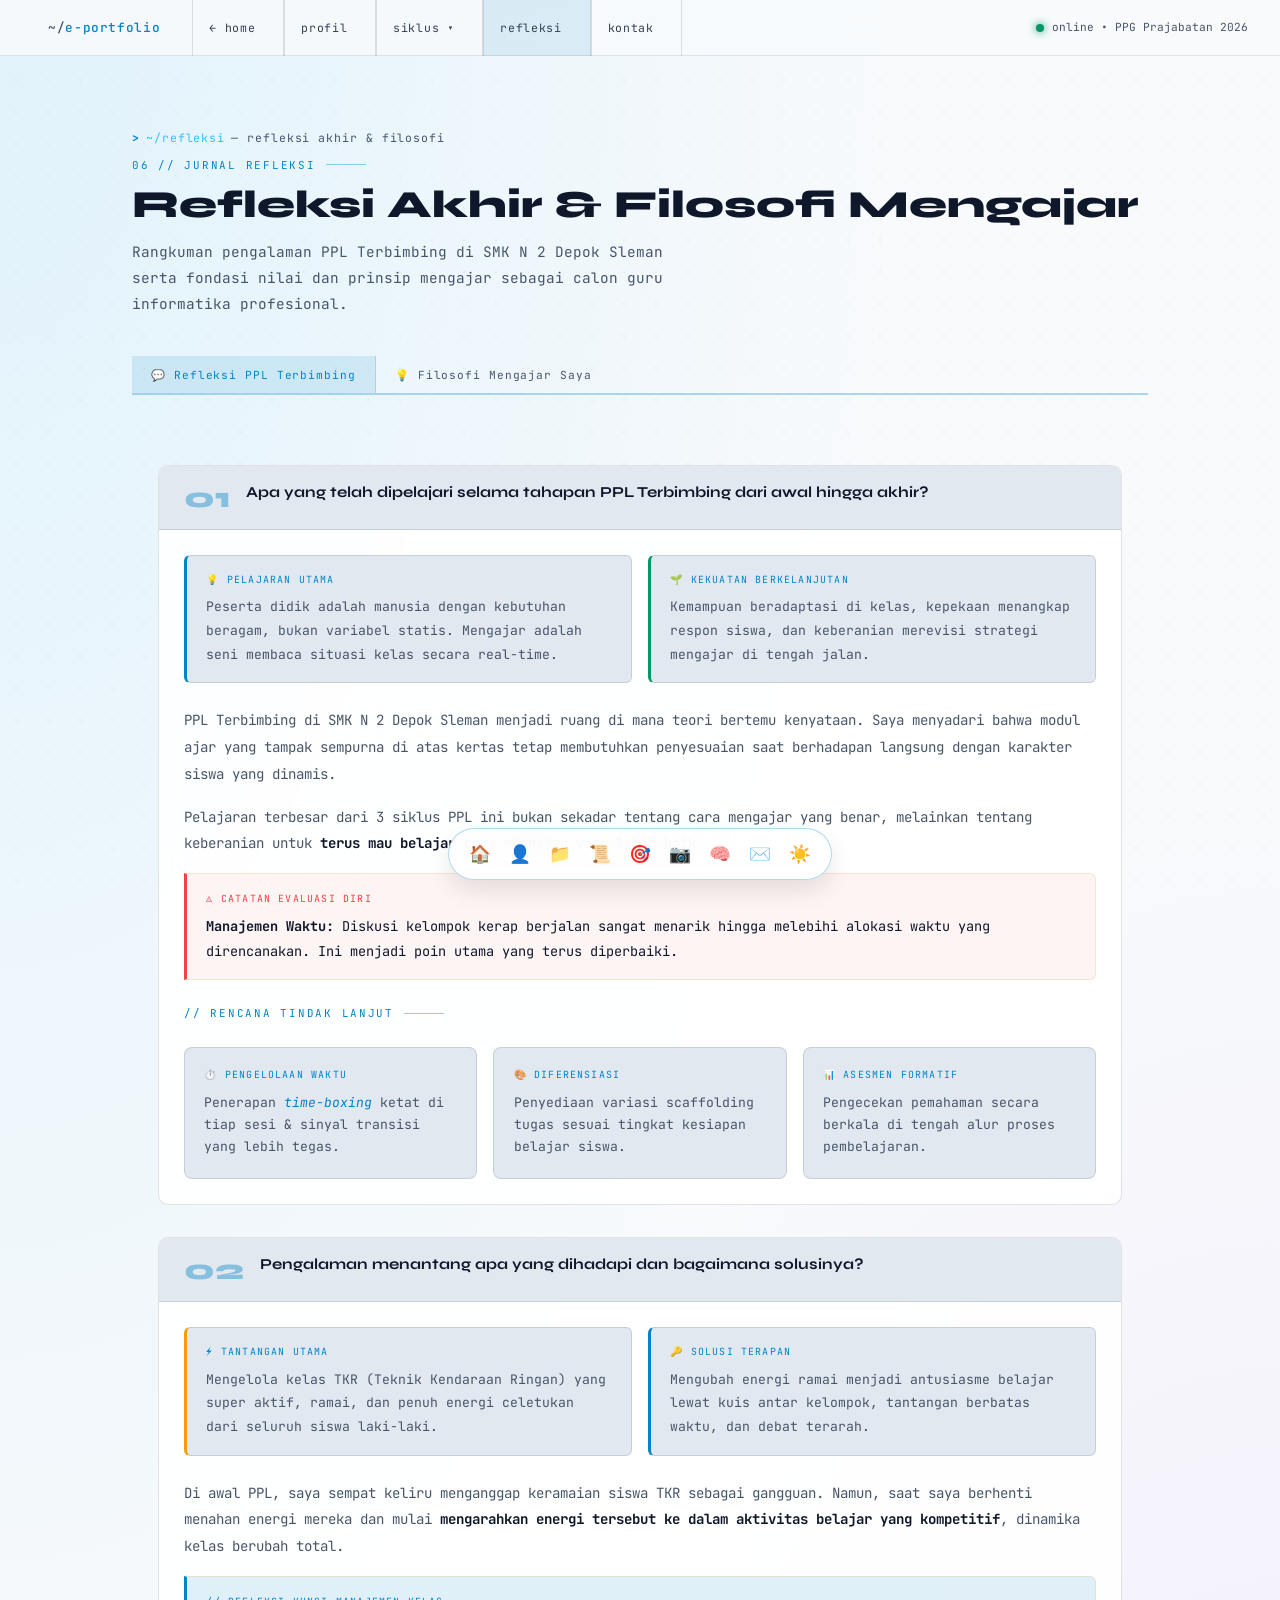
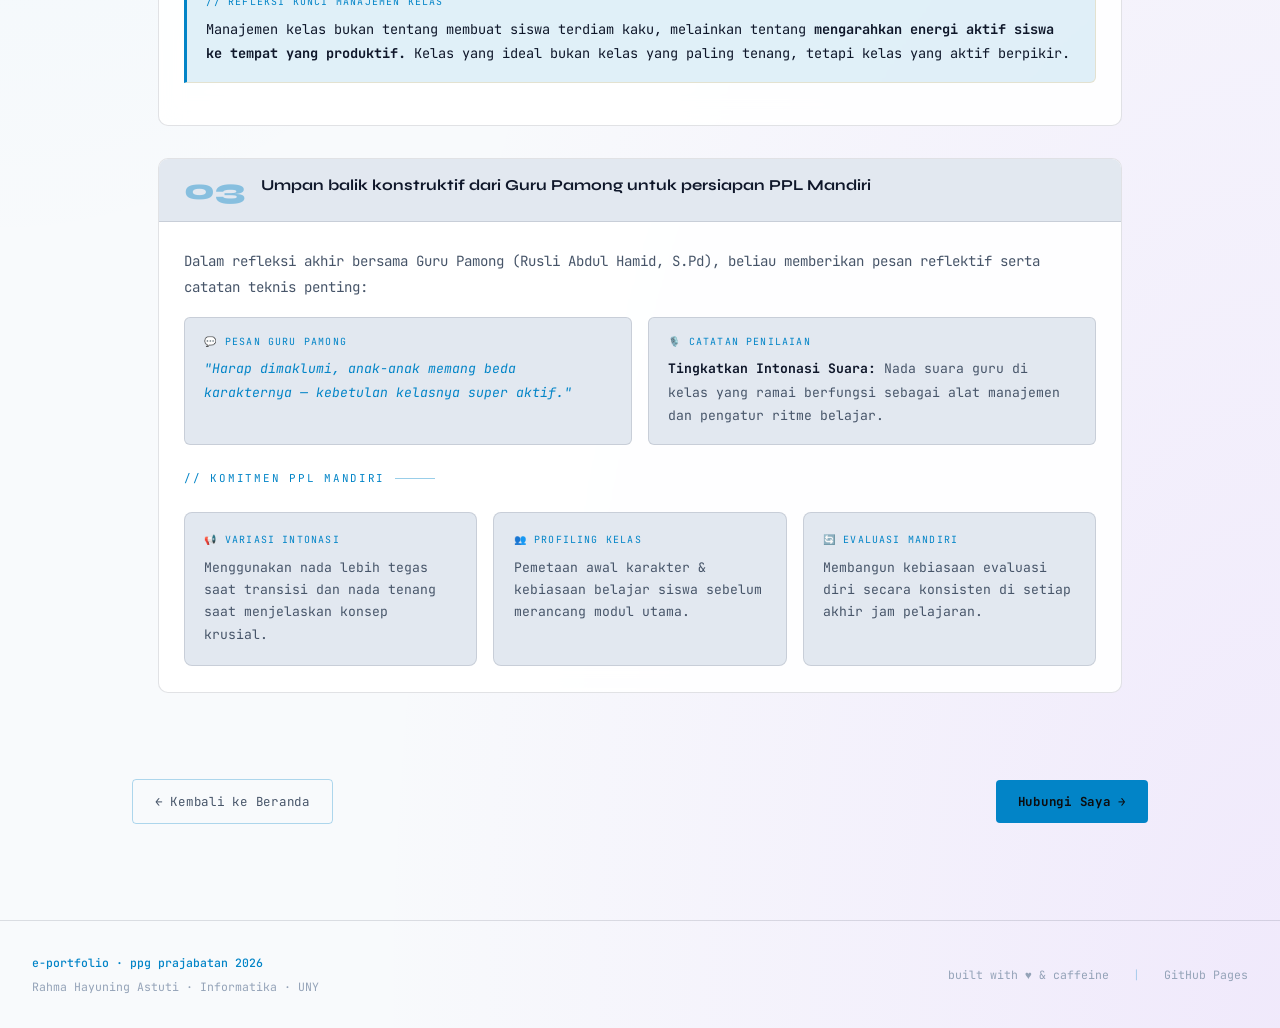
<file: refleksi.html>
<!DOCTYPE html>
<html lang="id">
<head>
<meta charset="UTF-8">
<meta name="viewport" content="width=device-width, initial-scale=1.0">
<title>Refleksi Akhir & Filosofi Mengajar — Rahma Hayuning Astuti</title>
<link rel="stylesheet" href="shared.css">
</head>
<body data-page="refleksi">

<!-- GARIS PROGRESS SCROLL -->
<div class="scroll-progress" id="scroll-progress"></div>
<div class="grid-bg"></div>

<!-- NAVBAR -->
<nav>
  <div class="nav-logo">
    <span class="path">~/</span>e-portfolio
  </div>
  <div class="menu-toggle" id="menu-toggle">☰</div>

  <ul class="nav-links">
    <li><a href="index.html">← home</a></li>
    <li><a href="index.html#profil">profil</a></li>

    <!-- DROPDOWN SIKLUS -->
    <li class="nav-dropdown" id="nav-dropdown-siklus">
      <span class="nav-dropdown-toggle">siklus ▾</span>
      <div class="nav-dropdown-menu">
        <a href="siklus1.html"><span class="dd-num">01</span> Siklus 1</a>
        <a href="siklus2.html"><span class="dd-num">02</span> Siklus 2</a>
        <a href="siklus3.html"><span class="dd-num">03</span> Siklus 3</a>
      </div>
    </li>

    <li><a href="refleksi.html" class="active">refleksi</a></li>
    <li><a href="index.html#kontak">kontak</a></li>
  </ul>

  <div class="nav-status">
    <div class="status-dot"></div>
    <span class="status-full">online • PPG Prajabatan 2026</span>
    <span class="status-short">online</span>
  </div>
</nav>

<div class="page-wrap">

<!-- HERO SECTION -->
<section style="padding-top: 8rem; padding-bottom: 3rem;">
  <div class="prompt"><span class="prompt-path">~/refleksi</span> — refleksi akhir & filosofi</div>
  <div class="sec-label">06 // jurnal refleksi</div>
  <h2>Refleksi Akhir & Filosofi Mengajar</h2>
  <p class="lead">Rangkuman pengalaman PPL Terbimbing di SMK N 2 Depok Sleman serta fondasi nilai dan prinsip mengajar sebagai calon guru informatika profesional.</p>

  <!-- NAVIGATION TABS UNTUK MEMECAH TULISAN BANYAK -->
  <div class="analisis-tabs" style="margin-top: 2rem; border-bottom: 2px solid var(--border2);">
    <button class="atab active" data-tab="refleksi-ppl" onclick="switchRefleksiTab('refleksi-ppl', this)">
      💬 Refleksi PPL Terbimbing
    </button>
    <button class="atab" data-tab="filosofi-mengajar" onclick="switchRefleksiTab('filosofi-mengajar', this)">
      💡 Filosofi Mengajar Saya
    </button>
  </div>
</section>

<div class="main-content-container" style="max-width: 1080px; margin: 0 auto; padding: 0 2rem 6rem;">

  <!-- ================= TAB 1: REFLEKSI PPL TERBIMBING ================= -->
  <div id="tab-refleksi-ppl" class="analisis-panel active">

    <div class="refleksi-pertanyaan">

      <!-- PERTANYAAN 1 -->
      <div class="rp-card reveal">
        <div class="rp-card-header">
          <div class="rp-num">01</div>
          <div class="rp-question">Apa yang telah dipelajari selama tahapan PPL Terbimbing dari awal hingga akhir?</div>
        </div>
        <div class="rp-card-body">

          <!-- RINGKASAN CEPAT (TL;DR) -->
          <div class="analisis-grid" style="margin-bottom: 1.5rem;">
            <div class="analisis-card" style="border-left: 3px solid var(--amber);">
              <div class="analisis-card-label">💡 Pelajaran Utama</div>
              <div class="analisis-card-text">Peserta didik adalah manusia dengan kebutuhan beragam, bukan variabel statis. Mengajar adalah seni membaca situasi kelas secara real-time.</div>
            </div>
            <div class="analisis-card" style="border-left: 3px solid var(--teal);">
              <div class="analisis-card-label">🌱 Kekuatan Berkelanjutan</div>
              <div class="analisis-card-text">Kemampuan beradaptasi di kelas, kepekaan menangkap respon siswa, dan keberanian merevisi strategi mengajar di tengah jalan.</div>
            </div>
          </div>

          <p>PPL Terbimbing di SMK N 2 Depok Sleman menjadi ruang di mana teori bertemu kenyataan. Saya menyadari bahwa modul ajar yang tampak sempurna di atas kertas tetap membutuhkan penyesuaian saat berhadapan langsung dengan karakter siswa yang dinamis.</p>

          <p>Pelajaran terbesar dari 3 siklus PPL ini bukan sekadar tentang cara mengajar yang benar, melainkan tentang keberanian untuk <strong>terus mau belajar cara mengajar yang lebih baik</strong>.</p>

          <div class="rp-highlight" style="border-left-color: #ef4444; background: rgba(239, 68, 68, 0.06);">
            <div class="rp-highlight-label" style="color: #ef4444;">⚠️ Catatan Evaluasi Diri</div>
            <strong>Manajemen Waktu:</strong> Diskusi kelompok kerap berjalan sangat menarik hingga melebihi alokasi waktu yang direncanakan. Ini menjadi poin utama yang terus diperbaiki.
          </div>

          <!-- RENCANA TINDAK LANJUT -->
          <div style="margin-top: 1.5rem;">
            <div class="sec-label">// Rencana Tindak Lanjut</div>
            <div class="rtl-grid-r">
              <div class="rtl-card-r">
                <div class="rtl-card-label">⏱️ Pengelolaan Waktu</div>
                <div class="rtl-card-text">Penerapan <em>time-boxing</em> ketat di tiap sesi & sinyal transisi yang lebih tegas.</div>
              </div>
              <div class="rtl-card-r">
                <div class="rtl-card-label">🎨 Diferensiasi</div>
                <div class="rtl-card-text">Penyediaan variasi scaffolding tugas sesuai tingkat kesiapan belajar siswa.</div>
              </div>
              <div class="rtl-card-r">
                <div class="rtl-card-label">📊 Asesmen Formatif</div>
                <div class="rtl-card-text">Pengecekan pemahaman secara berkala di tengah alur proses pembelajaran.</div>
              </div>
            </div>
          </div>

        </div>
      </div>

      <!-- PERTANYAAN 2 -->
      <div class="rp-card reveal">
        <div class="rp-card-header">
          <div class="rp-num">02</div>
          <div class="rp-question">Pengalaman menantang apa yang dihadapi dan bagaimana solusinya?</div>
        </div>
        <div class="rp-card-body">

          <!-- RINGKASAN CEPAT -->
          <div class="analisis-grid" style="margin-bottom: 1.5rem;">
            <div class="analisis-card" style="border-left: 3px solid #f59e0b;">
              <div class="analisis-card-label">⚡ Tantangan Utama</div>
              <div class="analisis-card-text">Mengelola kelas TKR (Teknik Kendaraan Ringan) yang super aktif, ramai, dan penuh energi celetukan dari seluruh siswa laki-laki.</div>
            </div>
            <div class="analisis-card" style="border-left: 3px solid var(--amber);">
              <div class="analisis-card-label">🔑 Solusi Terapan</div>
              <div class="analisis-card-text">Mengubah energi ramai menjadi antusiasme belajar lewat kuis antar kelompok, tantangan berbatas waktu, dan debat terarah.</div>
            </div>
          </div>

          <p>Di awal PPL, saya sempat keliru menganggap keramaian siswa TKR sebagai gangguan. Namun, saat saya berhenti menahan energi mereka dan mulai <strong>mengarahkan energi tersebut ke dalam aktivitas belajar yang kompetitif</strong>, dinamika kelas berubah total.</p>

          <div class="rp-highlight">
            <div class="rp-highlight-label">// Refleksi Kunci Manajemen Kelas</div>
            Manajemen kelas bukan tentang membuat siswa terdiam kaku, melainkan tentang <strong>mengarahkan energi aktif siswa ke tempat yang produktif.</strong> Kelas yang ideal bukan kelas yang paling tenang, tetapi kelas yang aktif berpikir.
          </div>

        </div>
      </div>

      <!-- PERTANYAAN 3 -->
      <div class="rp-card reveal">
        <div class="rp-card-header">
          <div class="rp-num">03</div>
          <div class="rp-question">Umpan balik konstruktif dari Guru Pamong untuk persiapan PPL Mandiri</div>
        </div>
        <div class="rp-card-body">

          <p>Dalam refleksi akhir bersama Guru Pamong (Rusli Abdul Hamid, S.Pd), beliau memberikan pesan reflektif serta catatan teknis penting:</p>

          <div class="analisis-grid" style="margin-bottom: 1.5rem;">
            <div class="analisis-card">
              <div class="analisis-card-label">💬 Pesan Guru Pamong</div>
              <div class="analisis-card-text"><em>"Harap dimaklumi, anak-anak memang beda karakternya — kebetulan kelasnya super aktif."</em></div>
            </div>
            <div class="analisis-card">
              <div class="analisis-card-label">🎙️ Catatan Penilaian</div>
              <div class="analisis-card-text"><strong>Tingkatkan Intonasi Suara:</strong> Nada suara guru di kelas yang ramai berfungsi sebagai alat manajemen dan pengatur ritme belajar.</div>
            </div>
          </div>

          <div class="sec-label">// Komitmen PPL Mandiri</div>
          <div class="rtl-grid-r">
            <div class="rtl-card-r">
              <div class="rtl-card-label">📢 Variasi Intonasi</div>
              <div class="rtl-card-text">Menggunakan nada lebih tegas saat transisi dan nada tenang saat menjelaskan konsep krusial.</div>
            </div>
            <div class="rtl-card-r">
              <div class="rtl-card-label">👥 Profiling Kelas</div>
              <div class="rtl-card-text">Pemetaan awal karakter & kebiasaan belajar siswa sebelum merancang modul utama.</div>
            </div>
            <div class="rtl-card-r">
              <div class="rtl-card-label">🔄 Evaluasi Mandiri</div>
              <div class="rtl-card-text">Membangun kebiasaan evaluasi diri secara konsisten di setiap akhir jam pelajaran.</div>
            </div>
          </div>

        </div>
      </div>

    </div>
  </div>


  <!-- ================= TAB 2: FILOSOFI MENGAJAR SAYA ================= -->
  <div id="tab-filosofi-mengajar" class="analisis-panel">

    <div class="filosofi-block">

      <!-- PRINSIP 1 -->
      <div class="filosofi-para reveal" data-num="01">
        <div class="filosofi-label">// PRINSIP 1 — MENGAJAR ADALAH MENDENGAR</div>
        <p>Pengajaran yang efektif dimulai dari memberi ruang bagi siswa untuk menyampaikan pemikirannya. Ketika guru lebih banyak mendengar, pertanyaan dan kebingungan siswa menjadi data berharga untuk mengarahkan pembelajaran.</p>

        <div class="rp-highlight">
          <strong>Landasan Teori:</strong> Konstruktivisme Sosial (Vygotsky) — Pengetahuan dibangun melalui interaksi sosial, dialog, dan ZPD (Zone of Proximal Development).
        </div>
        <div>
          <span class="teori-tag">Vygotsky — ZPD</span>
          <span class="teori-tag">Konstruktivisme Sosial</span>
          <span class="teori-tag">Active Listening</span>
        </div>
      </div>

      <!-- PRINSIP 2 -->
      <div class="filosofi-para reveal" data-num="02">
        <div class="filosofi-label">// PRINSIP 2 — KOMPLEKSITAS DENGAN CARA SEDERHANA</div>
        <p>Terinspirasi dari Andrej Karpathy dan Andrew Ng, pemahaman sejati diuji dari kemampuan menjelaskan hal yang rumit menjadi mudah dipahami tanpa mengurangi esensi ilmunya.</p>

        <div class="rp-highlight">
          <strong>Landasan Teori:</strong> Teknik Feynman & Scaffolding — Menyusun tangga pemahaman dari hal konkret menuju konsep abstrak secara terstruktur.
        </div>
        <div>
          <span class="teori-tag">Feynman Technique</span>
          <span class="teori-tag">Scaffolding</span>
          <span class="teori-tag">Concrete-Abstract Learning</span>
        </div>
      </div>

      <!-- PRINSIP 3 -->
      <div class="filosofi-para reveal" data-num="03">
        <div class="filosofi-label">// PRINSIP 3 — GURU SEBAGAI PEMBELAJAR SEPANJANG HAYAT</div>
        <p>Bidang teknologi dan informatika berkembang sangat cepat. Guru informatika yang tidak memperbarui ilmunya akan tertinggal. Proses mengajar dan belajar adalah dua sisi dari koin yang sama.</p>

        <div class="rp-highlight">
          <strong>Landasan Teori:</strong> Reflective Practice (Donald Schön) — Melakukan <em>reflection-in-action</em> dan <em>reflection-on-action</em> secara berkelanjutan.
        </div>
        <div>
          <span class="teori-tag">Schön — Reflective Practice</span>
          <span class="teori-tag">Lifelong Learning</span>
          <span class="teori-tag">Growth Mindset</span>
        </div>
      </div>

      <!-- PRINSIP 4 -->
      <div class="filosofi-para reveal" data-num="04">
        <div class="filosofi-label">// PRINSIP 4 — TEKNOLOGI ADALAH ALAT, BUKAN TUJUAN</div>
        <p>Teknologi canggih sekalipun hanya bermakna jika dapat melayani kebutuhan belajar siswa. Pengintegrasian teknologi harus berpusat pada pemahaman peserta didik.</p>

        <div class="rp-highlight">
          <strong>Landasan Teori:</strong> Framework TPACK (Mishra & Koehler) — Harmonisasi antara Technological, Pedagogical, dan Content Knowledge.
        </div>
        <div>
          <span class="teori-tag">TPACK Framework</span>
          <span class="teori-tag">Human-Centered Pedagogy</span>
        </div>
      </div>

    </div>

    <!-- PENUTUP QUOTE -->
    <div class="penutup-quote reveal" style="margin-top: 3rem;">
      <div class="pq-mark">"</div>
      <div class="pq-text">PPL Terbimbing memberi saya bukti awal bahwa menjadi guru yang sungguh-sungguh peduli, mau terus belajar, dan mampu menjadikan informatika hal yang bermakna bagi siswa adalah sesuatu yang sangat mungkin diwujudkan.</div>
      <div class="pq-src">— Rahma Hayuning Astuti, PPG Prajabatan 2026 UNY</div>
    </div>

  </div>

  <!-- BOTTOM NAV -->
  <div style="display:flex; justify-content:space-between; align-items:center; margin-top: 3rem; flex-wrap: wrap; gap: 1rem;">
    <a href="index.html" class="btn-ghost">← Kembali ke Beranda</a>
    <a href="index.html#kontak" class="btn-primary">Hubungi Saya →</a>
  </div>

</div>

<!-- FOOTER -->
<footer>
  <div>
    <div class="footer-logo">e-portfolio · ppg prajabatan 2026</div>
    <div style="margin-top:4px;">Rahma Hayuning Astuti · Informatika · UNY</div>
  </div>
  <div class="footer-r">
    <span>built with ♥ &amp; caffeine</span>
    <span style="color:var(--border2);">|</span>
    <span>GitHub Pages</span>
  </div>
</footer>

</div> <!-- END PAGE-WRAP -->

<!-- FLOATING DOCK -->
<div class="floating-dock">
  <a href="index.html#home" title="Home">🏠</a>
  <a href="index.html#profil" title="Profil">👤</a>
  <a href="index.html#artefak" title="Artefak">📁</a>
  <a href="index.html#lampiran" title="Lampiran">📜</a>
  <a href="index.html#model-guru" title="Model Guru">🎯</a>
  <a href="index.html#dokumentasi" title="Dokumentasi">📷</a>
  <a href="refleksi.html" title="Refleksi">🧠</a>
  <a href="index.html#kontak" title="Kontak">✉️</a>
  <a href="javascript:void(0)" id="theme-toggle" title="Ganti Tema">🌙</a>
</div>

<div class="toast-msg" id="toast">📋 Email tersalin ke clipboard!</div>

<!-- SCRIPT KHUSUS PENGATUR TAB REFLEKSI -->
<script src="shared.js"></script>
<script>
function switchRefleksiTab(tabId, btn) {
  // Sembunyikan semua panel
  document.querySelectorAll('.analisis-panel').forEach(p => p.classList.remove('active'));
  // Nonaktifkan semua tombol tab
  document.querySelectorAll('.analisis-tabs .atab').forEach(b => b.classList.remove('active'));

  // Tampilkan panel yang dipilih
  const target = document.getElementById('tab-' + tabId);
  if (target) target.classList.add('active');
  if (btn) btn.classList.add('active');
}
</script>

</body>
</html>
</file>
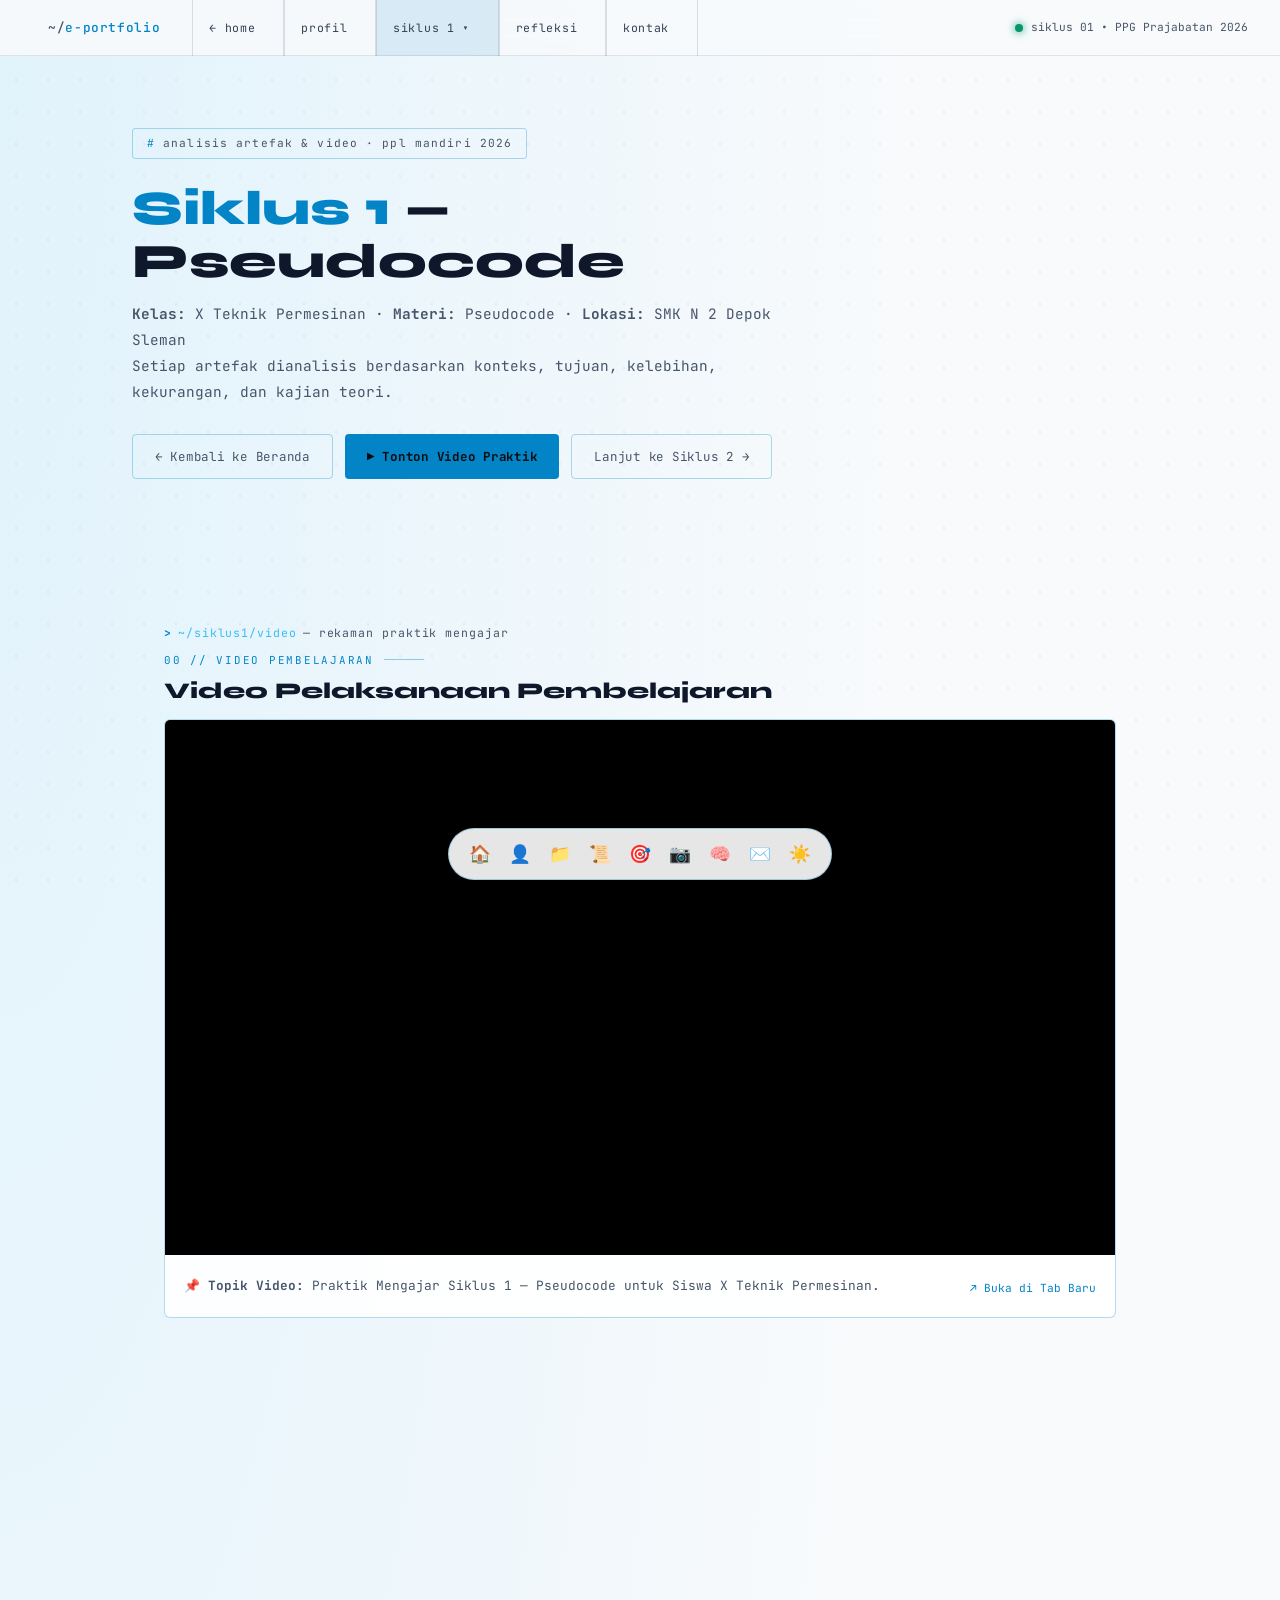
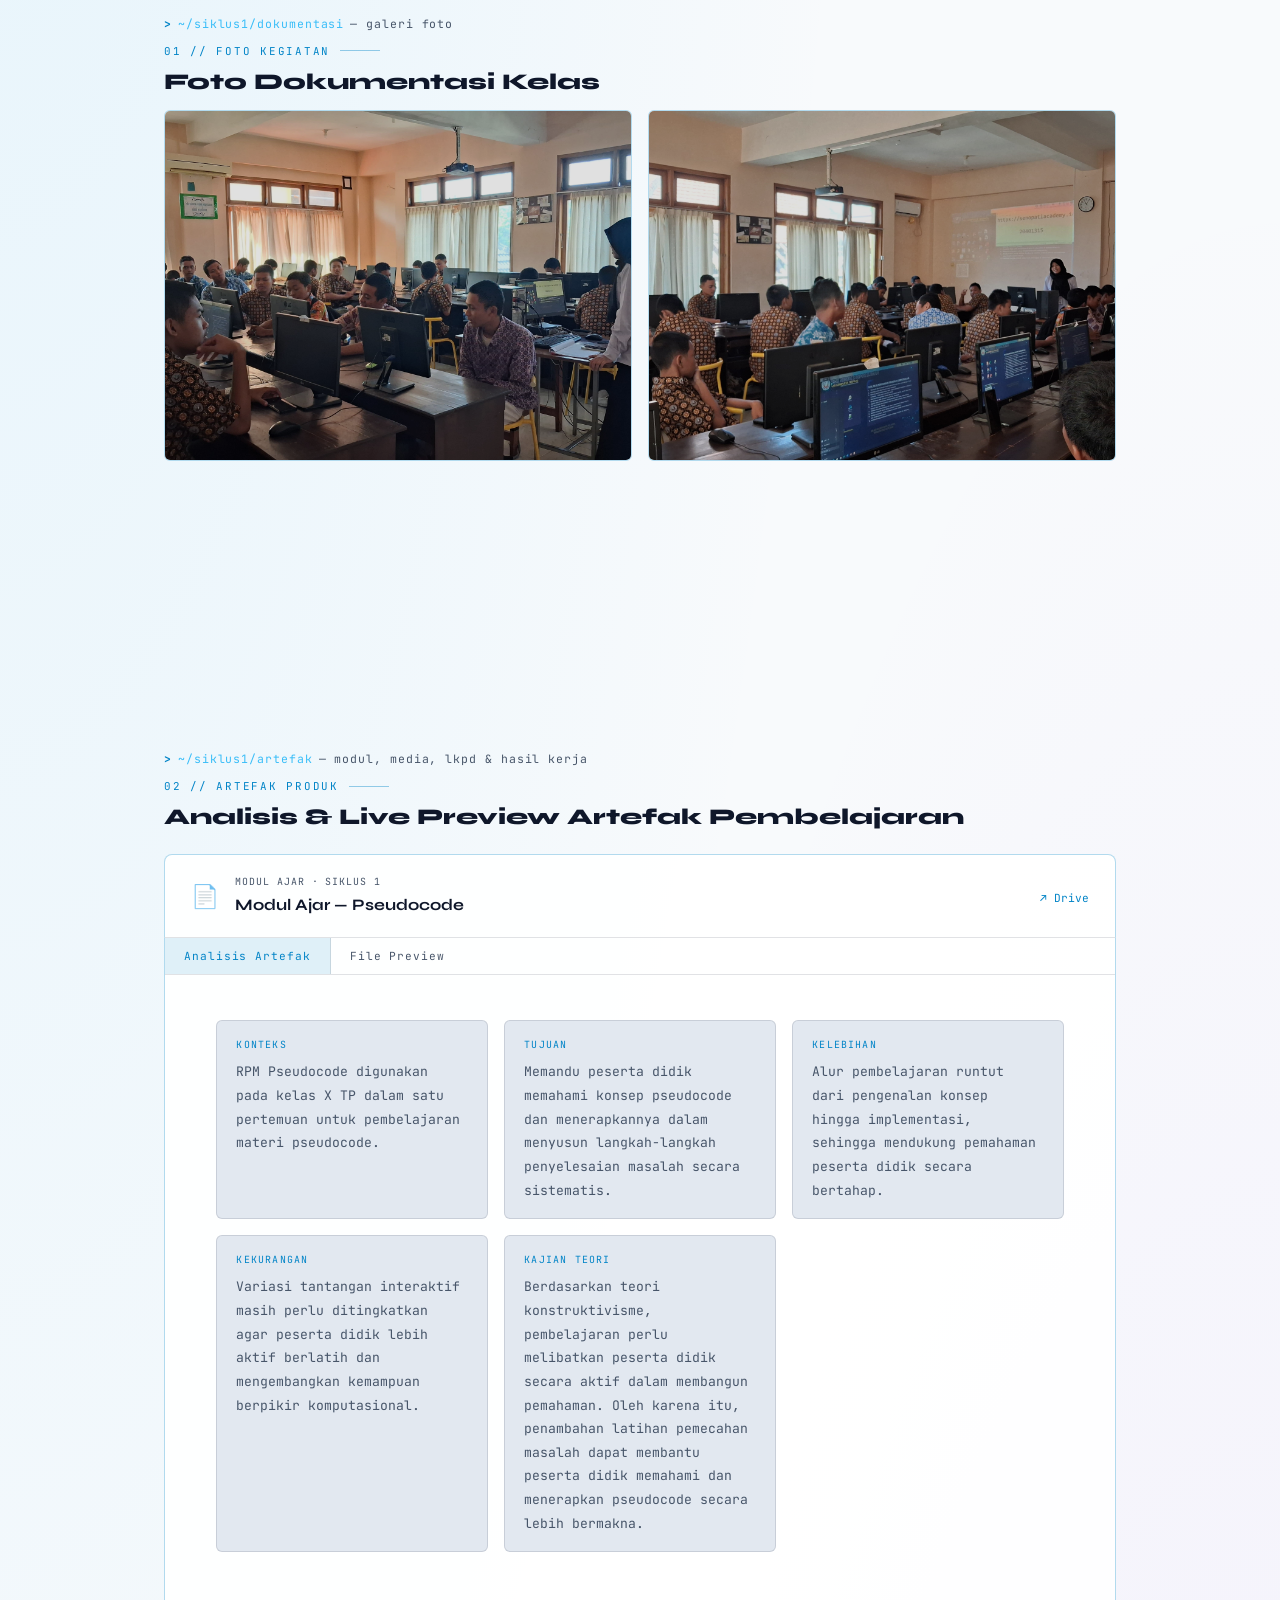
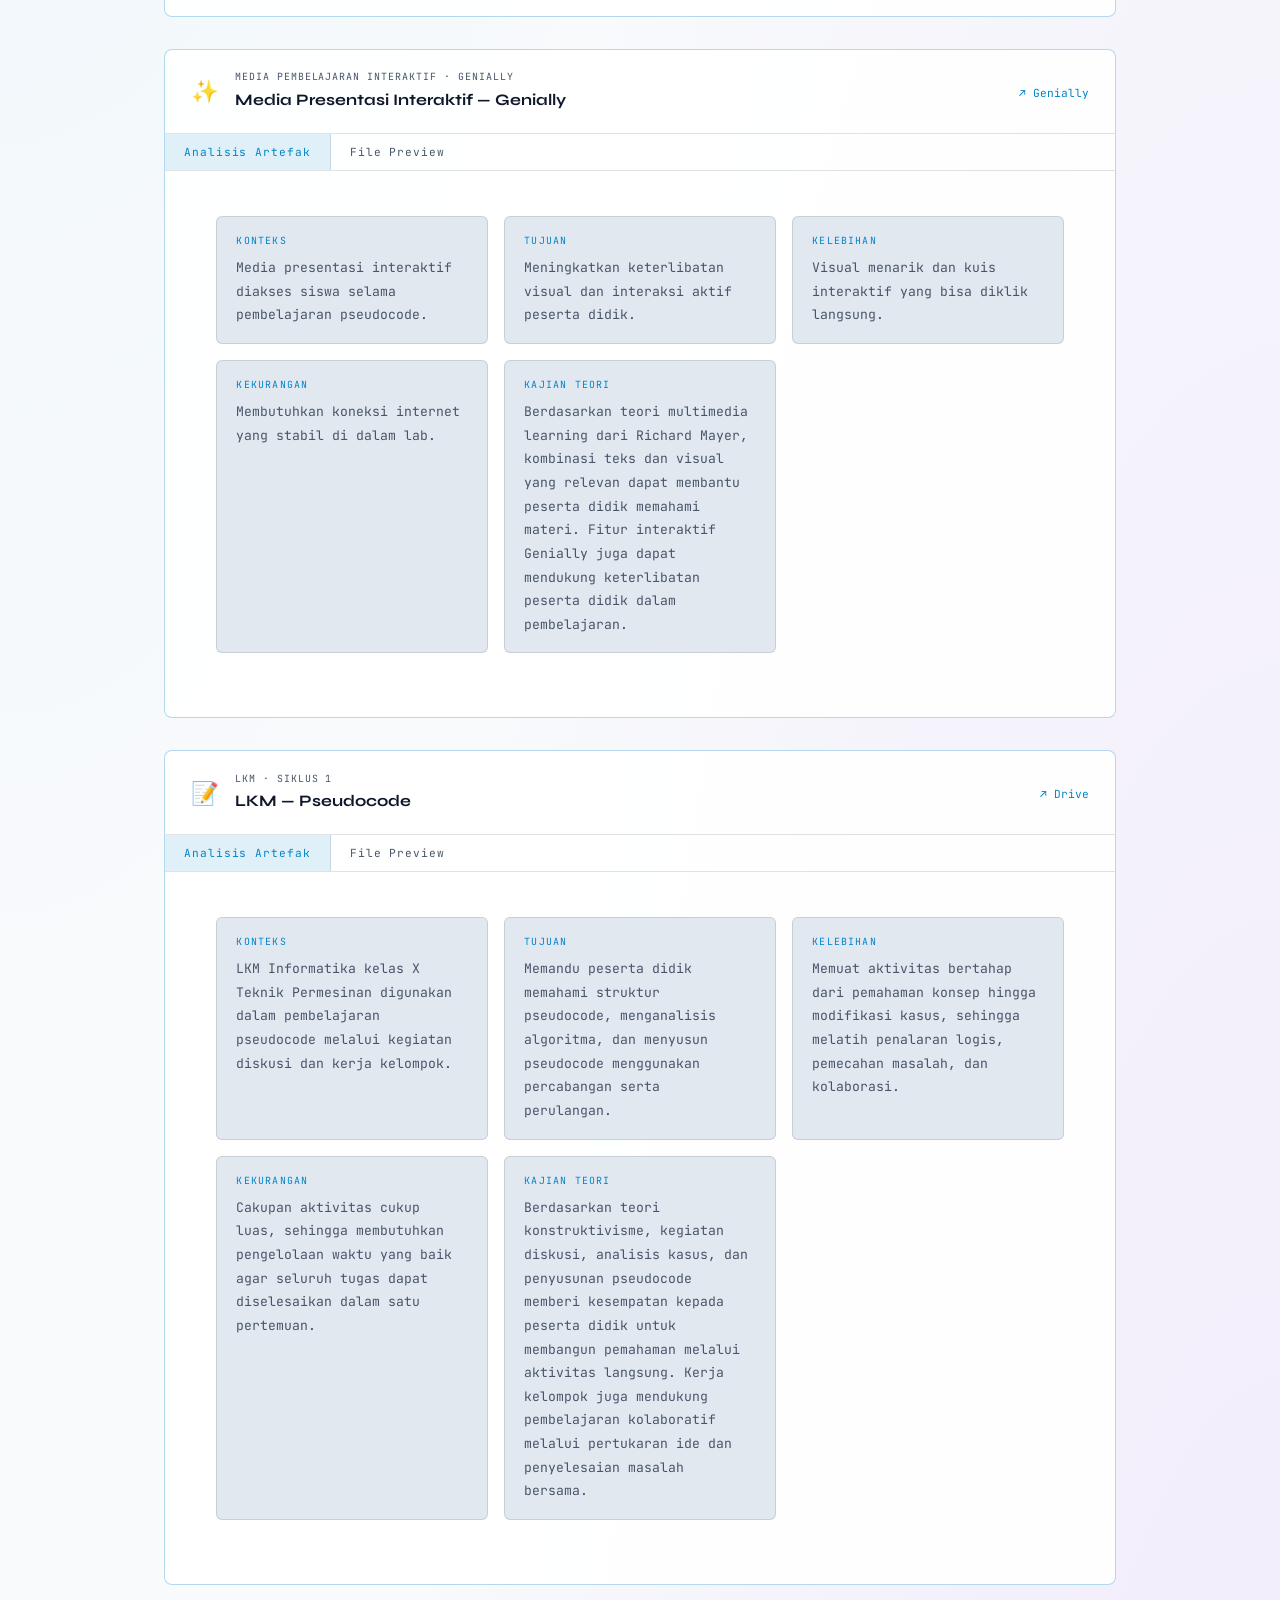
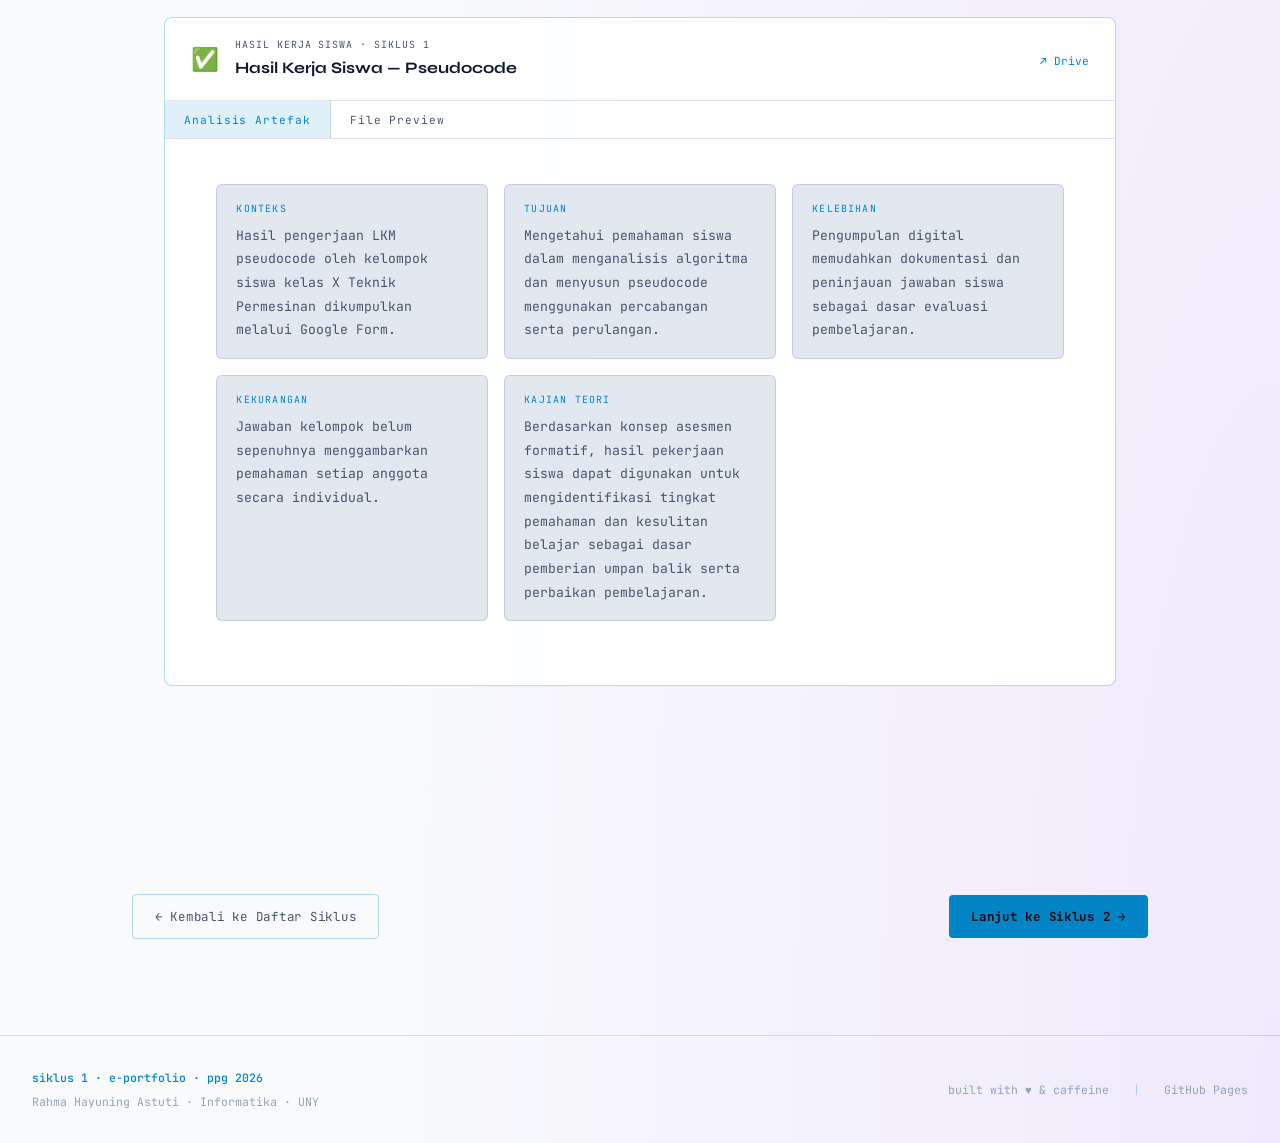
<file: siklus1.html>
<!DOCTYPE html>
<html lang="id">
<head>
<meta charset="UTF-8">
<meta name="viewport" content="width=device-width, initial-scale=1.0">
<title>Siklus 1 — Analisis Artefak &amp; Video Pembelajaran</title>
<link rel="stylesheet" href="shared.css">
</head>
<body data-page="siklus1">

<!-- GARIS PROGRESS SCROLL -->
<div class="scroll-progress" id="scroll-progress"></div>
<div class="grid-bg"></div>

<!-- NAVIGATION BAR -->
<nav>
  <div class="nav-logo">
    <span class="path">~/</span>e-portfolio
  </div>

  <div class="menu-toggle" id="menu-toggle">☰</div>

  <ul class="nav-links">
    <li><a href="index.html">← home</a></li>
    <li><a href="index.html#profil">profil</a></li>

    <!-- DROPDOWN SIKLUS -->
    <li class="nav-dropdown" id="nav-dropdown-siklus">
      <span class="nav-dropdown-toggle">siklus & terbimbing ▾</span>
      <div class="nav-dropdown-menu">
        <a href="terbimbing.html"><span class="dd-num">00</span> Terbimbing</a>
        <a href="siklus1.html" class="active"><span class="dd-num">01</span> Siklus 1</a>
        <a href="siklus2.html"><span class="dd-num">02</span> Siklus 2</a>
        <a href="siklus3.html"><span class="dd-num">03</span> Siklus 3</a>
        <a href="siklus4.html"><span class="dd-num">04</span> Siklus 4</a>
      </div>
    </li>

    <li><a href="refleksi.html">refleksi</a></li>
    <li><a href="index.html#kontak">kontak</a></li>
  </ul>

  <div class="nav-status">
    <div class="status-dot"></div>
    <span class="status-full">siklus 01 • PPG Prajabatan 2026</span>
    <span class="status-short">siklus 01</span>
  </div>
</nav>

<div class="page-wrap">

<!-- ================= HERO SIKLUS ================= -->
<section style="padding-top: 8rem; padding-bottom: 3rem;">
  <div style="display:inline-flex;align-items:center;gap:8px;font-size:0.7rem;color:var(--muted);border:1px solid var(--border2);padding:5px 14px;border-radius:3px;margin-bottom:1.5rem;letter-spacing:0.1em;">
    <span style="color:var(--amber)">#</span>analisis artefak &amp; video · ppl mandiri 2026
  </div>
  <h1 style="font-family:var(--sans);font-size:clamp(2rem,4vw,3rem);font-weight:800;line-height:1.1;margin-bottom:0.8rem;">
    <span style="color:var(--amber);">Siklus 1</span> —<br>Pseudocode
  </h1>
  <p style="color:var(--muted);font-size:0.9rem;max-width:640px;line-height:1.8;margin-bottom:1.8rem;">
    <strong>Kelas:</strong> X Teknik Permesinan · <strong>Materi:</strong> Pseudocode · <strong>Lokasi:</strong> SMK N 2 Depok Sleman<br>
    Setiap artefak dianalisis berdasarkan konteks, tujuan, kelebihan, kekurangan, dan kajian teori.
  </p>
  <div style="display:flex;gap:12px;flex-wrap:wrap;">
    <a href="index.html#artefak" class="btn-ghost">← Kembali ke Beranda</a>
    <a href="#video-pembelajaran" class="btn-primary">▶ Tonton Video Praktik</a>
    <a href="siklus2.html" class="btn-ghost">Lanjut ke Siklus 2 →</a>
  </div>
</section>

<div style="max-width: 1080px; margin: 0 auto; padding: 0 2rem 6rem;">

  <!-- ================= SECTION 01: VIDEO PEMBELAJARAN ================= -->
  <section id="video-pembelajaran" class="reveal" style="margin-bottom: 3.5rem;">
    <div class="prompt"><span class="prompt-path">~/siklus1/video</span> — rekaman praktik mengajar</div>
    <div class="sec-label">00 // video pembelajaran</div>
    <h2 style="font-size: 1.4rem; margin-bottom: 1rem;">Video Pelaksanaan Pembelajaran</h2>

    <div class="artefak-block" style="padding: 0; overflow: hidden; background: var(--bg2); border: 1px solid var(--border2); border-radius: 6px;">
      <!-- RESPONSIVE EMBED VIDEO (16:9) -->
      <div style="position: relative; padding-bottom: 56.25%; height: 0; overflow: hidden; background: #000;">
        <!-- Ganti LINK EMBED YOUTUBE atau DRIVE kamu di src -->
        <iframe
          src="https://www.youtube.com/embed/HjHEIWtcn4s" 
          title="Video Pembelajaran Siklus 1"
          style="position: absolute; top: 0; left: 0; width: 100%; height: 100%; border: 0;"
          allow="accelerometer; autoplay; clipboard-write; encrypted-media; gyroscope; picture-in-picture"
          allowfullscreen>
        </iframe>
      </div>
      <div style="padding: 1.2rem; font-size: 0.8rem; color: var(--muted); display: flex; justify-content: space-between; align-items: center; flex-wrap: wrap; gap: 0.8rem;">
        <div>
          📌 <strong>Topik Video:</strong> Praktik Mengajar Siklus 1 — Pseudocode untuk Siswa X Teknik Permesinan.
        </div>
        <a href="https://youtube.com" target="_blank" class="media-link">↗ Buka di Tab Baru</a>
      </div>
    </div>
  </section>

  <!-- ================= SECTION 02: DOKUMENTASI FOTO ================= -->
  <section class="reveal" style="margin-bottom: 3.5rem;">
    <div class="prompt"><span class="prompt-path">~/siklus1/dokumentasi</span> — galeri foto</div>
    <div class="sec-label">01 // foto kegiatan</div>
    <h2 style="font-size: 1.4rem; margin-bottom: 1rem;">Foto Dokumentasi Kelas</h2>

    <div class="galeri-siklus" style="display: grid; grid-template-columns: repeat(auto-fit, minmax(220px, 1fr)); gap: 1rem;">
      <a class="galeri-foto" target="_blank" style="aspect-ratio: 4/3; background: var(--bg2); border-radius: 6px; overflow: hidden; border: 1px solid var(--border2); display: block;">
        <img src="assets/siklus1.jpeg" alt="Dokumentasi Siklus 1" style="width:100%; height:100%; object-fit:cover;" onerror="this.parentElement.innerHTML='<div style=\'display:flex;height:100%;align-items:center;justify-content:center;font-size:0.75rem;color:var(--muted);\'>📷 Foto Kelas 1</div>'">
      </a>
      <a class="galeri-foto" target="_blank" style="aspect-ratio: 4/3; background: var(--bg2); border-radius: 6px; overflow: hidden; border: 1px solid var(--border2); display: block;">
        <img src="assets/siklus1_2.jpeg" alt="Dokumentasi Siklus 1" style="width:100%; height:100%; object-fit:cover;" onerror="this.parentElement.innerHTML='<div style=\'display:flex;height:100%;align-items:center;justify-content:center;font-size:0.75rem;color:var(--muted);\'>📷 Foto Praktik</div>'">
      </a>
    </div>
  </section>

  <!-- ================= SECTION 03: ARTEFAK PERANGKAT ================= -->
  <section class="reveal">
    <div class="prompt"><span class="prompt-path">~/siklus1/artefak</span> — modul, media, lkpd &amp; hasil kerja</div>
    <div class="sec-label">02 // artefak produk</div>
    <h2 style="font-size: 1.4rem; margin-bottom: 1.5rem;">Analisis &amp; Live Preview Artefak Pembelajaran</h2>

    <!-- 1. MODUL AJAR (PDF / GOOGLE DOCS) -->
    <div id="modul" class="artefak-block" style="margin-bottom: 2rem;">
      <div class="artefak-header">
        <div class="artefak-icon">📄</div>
        <div>
          <div class="artefak-type">modul ajar · siklus 1</div>
          <div class="artefak-title">Modul Ajar — Pseudocode</div>
        </div>
        <a href="https://drive.google.com/file/d/1LLI_HAiWt2biHnC5kxXySq-Gav0O024T/view" target="_blank" class="media-link" style="margin-left:auto;">↗ Drive</a>
      </div>
      <div class="artefak-body">
        <div class="analisis-tabs">
          <button class="atab active" data-tab="lk4" onclick="switchTab('modul-s1','lk4')">Analisis Artefak</button>
          <button class="atab" data-tab="file" onclick="switchTab('modul-s1','file')">File Preview</button>
        </div>

        <div id="modul-s1">
          <!-- TAB ANALISIS -->
          <div class="analisis-panel panel-lk4 active">
            <div style="padding:1.4rem 1.6rem;">
              <div class="analisis-grid">
                <div class="analisis-card"><div class="analisis-card-label">Konteks</div><div class="analisis-card-text">RPM Pseudocode digunakan pada kelas X TP dalam satu pertemuan untuk pembelajaran materi pseudocode.</div></div>
                <div class="analisis-card"><div class="analisis-card-label">Tujuan</div><div class="analisis-card-text">Memandu peserta didik memahami konsep pseudocode dan menerapkannya dalam menyusun langkah-langkah penyelesaian masalah secara sistematis.</div></div>
                <div class="analisis-card"><div class="analisis-card-label">Kelebihan</div><div class="analisis-card-text">Alur pembelajaran runtut dari pengenalan konsep hingga implementasi, sehingga mendukung pemahaman peserta didik secara bertahap.</div></div>
                <div class="analisis-card"><div class="analisis-card-label">Kekurangan</div><div class="analisis-card-text">Variasi tantangan interaktif masih perlu ditingkatkan agar peserta didik lebih aktif berlatih dan mengembangkan kemampuan berpikir komputasional.</div></div>
                <div class="analisis-card"><div class="analisis-card-label">Kajian Teori</div><div class="analisis-card-text"> Berdasarkan teori konstruktivisme, pembelajaran perlu melibatkan peserta didik secara aktif dalam membangun pemahaman. Oleh karena itu, penambahan latihan pemecahan masalah dapat membantu peserta didik memahami dan menerapkan pseudocode secara lebih bermakna.</div></div>
              </div>
            </div>
          </div>

          <!-- TAB FILE PREVIEW -->
          <div class="analisis-panel panel-file">
            <div style="padding:1.4rem 1.6rem;">
              <div style="position: relative; padding-bottom: 65%; height: 0; overflow: hidden; border-radius: 6px; border: 1px solid var(--border2); background: var(--bg3);">
                <iframe 
                  src="https://drive.google.com/file/d/1LLI_HAiWt2biHnC5kxXySq-Gav0O024T/preview" 
                  title="Preview Modul Ajar"
                  style="position: absolute; top: 0; left: 0; width: 100%; height: 100%; border: 0;" 
                  allowfullscreen>
                </iframe>
              </div>
              <div style="display: flex; justify-content: space-between; align-items: center; margin-top: 0.8rem; font-size: 0.75rem; color: var(--muted);">
                <span>💡 Kendala preview? Buka langsung di Google Drive:</span>
                <a href="https://drive.google.com/file/d/1LLI_HAiWt2biHnC5kxXySq-Gav0O024T/view" target="_blank" class="btn-primary" style="font-size: 0.7rem; padding: 4px 10px;">Buka di Tab Baru ↗</a>
              </div>
            </div>
          </div>
        </div>
      </div>
    </div>


    <!-- 2. MEDIA PEMBELAJARAN INTERAKTIF (GENIALLY) -->
    <div id="media-genially" class="artefak-block" style="margin-bottom: 2rem;">
      <div class="artefak-header">
        <div class="artefak-icon">✨</div>
        <div>
          <div class="artefak-type">media pembelajaran interaktif · genially</div>
          <div class="artefak-title">Media Presentasi Interaktif — Genially</div>
        </div>
        <a href="https://view.genially.com/6a7a9e1831fe95133ab749e9" target="_blank" class="media-link" style="margin-left:auto;">↗ Genially</a>
      </div>
      <div class="artefak-body">
        <div class="analisis-tabs">
          <button class="atab active" data-tab="lk4" onclick="switchTab('genially-s1','lk4')">Analisis Artefak</button>
          <button class="atab" data-tab="file" onclick="switchTab('genially-s1','file')">File Preview</button>
        </div>

        <div id="genially-s1">
          <!-- TAB ANALISIS -->
          <div class="analisis-panel panel-lk4 active">
            <div style="padding:1.4rem 1.6rem;">
              <div class="analisis-grid">
                <div class="analisis-card"><div class="analisis-card-label">Konteks</div><div class="analisis-card-text">Media presentasi interaktif diakses siswa selama pembelajaran pseudocode.</div></div>
                <div class="analisis-card"><div class="analisis-card-label">Tujuan</div><div class="analisis-card-text">Meningkatkan keterlibatan visual dan interaksi aktif peserta didik.</div></div>
                <div class="analisis-card"><div class="analisis-card-label">Kelebihan</div><div class="analisis-card-text">Visual menarik dan kuis interaktif yang bisa diklik langsung.</div></div>
                <div class="analisis-card"><div class="analisis-card-label">Kekurangan</div><div class="analisis-card-text">Membutuhkan koneksi internet yang stabil di dalam lab.</div></div>
                <div class="analisis-card"><div class="analisis-card-label">Kajian Teori</div><div class="analisis-card-text">Berdasarkan teori multimedia learning dari Richard Mayer, kombinasi teks dan visual yang relevan dapat membantu peserta didik memahami materi. Fitur interaktif Genially juga dapat mendukung keterlibatan peserta didik dalam pembelajaran.</div></div>
              </div>
            </div>
          </div>

          <!-- TAB FILE PREVIEW -->
          <div class="analisis-panel panel-file">
            <div style="padding:1.4rem 1.6rem;">
              <div style="position: relative; padding-bottom: 56.25%; height: 0; overflow: hidden; border-radius: 6px; border: 1px solid var(--border2); background: #000;">
                <iframe 
                  src="https://view.genially.com/6a7a9e1831fe95133ab749e9" 
                  title="Preview Genially"
                  style="position: absolute; top: 0; left: 0; width: 100%; height: 100%; border: 0;" 
                  allowfullscreen="true">
                </iframe>
              </div>
              <div style="display: flex; justify-content: space-between; align-items: center; margin-top: 0.8rem; font-size: 0.75rem; color: var(--muted);">
                <a href="https://view.genially.com/6a7a9e1831fe95133ab749e9" target="_blank" class="btn-primary" style="font-size: 0.7rem; padding: 4px 10px;">Buka Genially ↗</a>
              </div>
            </div>
          </div>
        </div>
      </div>
    </div>


    <!-- 3. LKM -->
    <div id="lkpd" class="artefak-block" style="margin-bottom: 2rem;">
      <div class="artefak-header">
        <div class="artefak-icon">📝</div>
        <div>
          <div class="artefak-type">lkm · siklus 1</div>
          <div class="artefak-title">LKM — Pseudocode</div>
        </div>
        <a href="https://docs.google.com/document/d/1sdUtbFt_sxCo7qmBqmRm5I9IQAI6UYl6/view"  target="_blank" class="media-link" style="margin-left:auto;">↗ Drive</a>
      </div>
      <div class="artefak-body">
        <div class="analisis-tabs">
          <button class="atab active" data-tab="lk4" onclick="switchTab('lkpd-s1','lk4')">Analisis Artefak</button>
          <button class="atab" data-tab="file" onclick="switchTab('lkpd-s1','file')">File Preview</button>
        </div>

        <div id="lkpd-s1">
          <!-- TAB ANALISIS -->
          <div class="analisis-panel panel-lk4 active">
            <div style="padding:1.4rem 1.6rem;">
              <div class="analisis-grid">
                <div class="analisis-card"><div class="analisis-card-label">Konteks</div><div class="analisis-card-text">LKM Informatika kelas X Teknik Permesinan digunakan dalam pembelajaran pseudocode melalui kegiatan diskusi dan kerja kelompok.</div></div>
                <div class="analisis-card"><div class="analisis-card-label">Tujuan</div><div class="analisis-card-text">Memandu peserta didik memahami struktur pseudocode, menganalisis algoritma, dan menyusun pseudocode menggunakan percabangan serta perulangan.</div></div>
                <div class="analisis-card"><div class="analisis-card-label">Kelebihan</div><div class="analisis-card-text">Memuat aktivitas bertahap dari pemahaman konsep hingga modifikasi kasus, sehingga melatih penalaran logis, pemecahan masalah, dan kolaborasi.</div></div>
                <div class="analisis-card"><div class="analisis-card-label">Kekurangan</div><div class="analisis-card-text">Cakupan aktivitas cukup luas, sehingga membutuhkan pengelolaan waktu yang baik agar seluruh tugas dapat diselesaikan dalam satu pertemuan.</div></div>
                <div class="analisis-card"><div class="analisis-card-label">Kajian teori</div><div class="analisis-card-text">Berdasarkan teori konstruktivisme, kegiatan diskusi, analisis kasus, dan penyusunan pseudocode memberi kesempatan kepada peserta didik untuk membangun pemahaman melalui aktivitas langsung. Kerja kelompok juga mendukung pembelajaran kolaboratif melalui pertukaran ide dan penyelesaian masalah bersama.</div></div>
              </div>
            </div>
          </div>

          <!-- TAB FILE PREVIEW -->
          <div class="analisis-panel panel-file">
            <div style="padding:1.4rem 1.6rem;">
              <div style="position: relative; padding-bottom: 56.25%; height: 0; overflow: hidden; border-radius: 6px; border: 1px solid var(--border2); background: var(--bg3);">
                <iframe 
                  src="https://docs.google.com/document/d/1sdUtbFt_sxCo7qmBqmRm5I9IQAI6UYl6/view" 
                  title="Preview LKPD"
                  style="position: absolute; top: 0; left: 0; width: 100%; height: 100%; border: 0;" 
                  allowfullscreen>
                </iframe>
              </div>
            </div>
          </div>
        </div>
      </div>
    </div>


    <!-- 4. HASIL KERJA SISWA -->
    <div id="hasil" class="artefak-block">
      <div class="artefak-header">
        <div class="artefak-icon">✅</div>
        <div>
          <div class="artefak-type">hasil kerja siswa · siklus 1</div>
          <div class="artefak-title">Hasil Kerja Siswa — Pseudocode</div>
        </div>
        <a href="https://docs.google.com/spreadsheets/d/19PZi88LRBb56mfEXoTukVT6g7PIJKekL8YgdkYecQus/view" target="_blank" class="media-link" style="margin-left:auto;">↗ Drive</a>
      </div>
      <div class="artefak-body">
        <div class="analisis-tabs">
          <button class="atab active" data-tab="lk4" onclick="switchTab('hasil-s1','lk4')">Analisis Artefak</button>
          <button class="atab" data-tab="file" onclick="switchTab('hasil-s1','file')">File Preview</button>
        </div>
        <div id="hasil-s1">
          <!-- TAB ANALISIS -->
          <div class="analisis-panel panel-lk4 active">
            <div style="padding:1.4rem 1.6rem;">
              <div class="analisis-grid">
                <div class="analisis-card"><div class="analisis-card-label">Konteks</div><div class="analisis-card-text">Hasil pengerjaan LKM pseudocode oleh kelompok siswa kelas X Teknik Permesinan dikumpulkan melalui Google Form.</div></div>
                <div class="analisis-card"><div class="analisis-card-label">Tujuan</div><div class="analisis-card-text">Mengetahui pemahaman siswa dalam menganalisis algoritma dan menyusun pseudocode menggunakan percabangan serta perulangan.</div></div>
                <div class="analisis-card"><div class="analisis-card-label">Kelebihan</div><div class="analisis-card-text">Pengumpulan digital memudahkan dokumentasi dan peninjauan jawaban siswa sebagai dasar evaluasi pembelajaran.</div></div>
                <div class="analisis-card"><div class="analisis-card-label">Kekurangan</div><div class="analisis-card-text">Jawaban kelompok belum sepenuhnya menggambarkan pemahaman setiap anggota secara individual.</div></div>
                <div class="analisis-card"><div class="analisis-card-label">Kajian Teori</div><div class="analisis-card-text">Berdasarkan konsep asesmen formatif, hasil pekerjaan siswa dapat digunakan untuk mengidentifikasi tingkat pemahaman dan kesulitan belajar sebagai dasar pemberian umpan balik serta perbaikan pembelajaran.</div></div>
              </div>
            </div>
          </div>
          
          <!-- TAB FILE PREVIEW (LIVE PREVIEW DRIVE) -->
          <div class="analisis-panel panel-file">
            <div style="padding:1.4rem 1.6rem;">
              <div style="position: relative; padding-bottom: 65%; height: 0; overflow: hidden; border-radius: 6px; border: 1px solid var(--border2); background: var(--bg3);">
                <iframe 
                  src="https://docs.google.com/spreadsheets/d/19PZi88LRBb56mfEXoTukVT6g7PIJKekL8YgdkYecQus/view" 
                  title="Preview Hasil Kerja Siswa"
                  style="position: absolute; top: 0; left: 0; width: 100%; height: 100%; border: 0;" 
                  allowfullscreen>
                </iframe>
              </div>
              <div style="display: flex; justify-content: space-between; align-items: center; margin-top: 0.8rem; font-size: 0.75rem; color: var(--muted);">
                <span>💡 Kendala preview? Buka langsung di Google Drive:</span>
                <a href="https://docs.google.com/spreadsheets/d/19PZi88LRBb56mfEXoTukVT6g7PIJKekL8YgdkYecQus/view" target="_blank" class="btn-primary" style="font-size: 0.7rem; padding: 4px 10px;">Buka di Tab Baru ↗</a>
              </div>
            </div>
          </div>

        </div>
      </div>
    </div>

  </section>

  <!-- NAVIGASI BOTTOM -->
  <div style="display:flex; justify-content:space-between; align-items:center; margin-top: 4rem; flex-wrap: wrap; gap: 1rem;">
    <a href="index.html#artefak" class="btn-ghost">← Kembali ke Daftar Siklus</a>
    <a href="siklus2.html" class="btn-primary">Lanjut ke Siklus 2 →</a>
  </div>

</div>

<!-- FOOTER -->
<footer>
  <div>
    <div class="footer-logo">siklus 1 · e-portfolio · ppg 2026</div>
    <div style="margin-top:4px;">Rahma Hayuning Astuti · Informatika · UNY</div>
  </div>
  <div class="footer-r">
    <span>built with ♥ &amp; caffeine</span>
    <span style="color:var(--border2);">|</span>
    <span>GitHub Pages</span>
  </div>
</footer>

</div> <!-- END PAGE-WRAP -->

<!-- FLOATING DOCK -->
<div class="floating-dock">
  <a href="index.html#home" title="Home">🏠</a>
  <a href="index.html#profil" title="Profil">👤</a>
  <a href="index.html#artefak" title="Artefak">📁</a>
  <a href="index.html#lampiran" title="Lampiran GP">📜</a>
  <a href="index.html#model-guru" title="Model Guru">🎯</a>
  <a href="index.html#dokumentasi" title="Dokumentasi">📷</a>
  <a href="refleksi.html" title="Refleksi">🧠</a>
  <a href="index.html#kontak" title="Kontak">✉️</a>
  <a href="javascript:void(0)" id="theme-toggle" title="Ganti Tema">🌙</a>
</div>

<div class="toast-msg" id="toast">📋 Email tersalin ke clipboard!</div>

<script src="shared.js"></script>
</body>
</html>
</file>
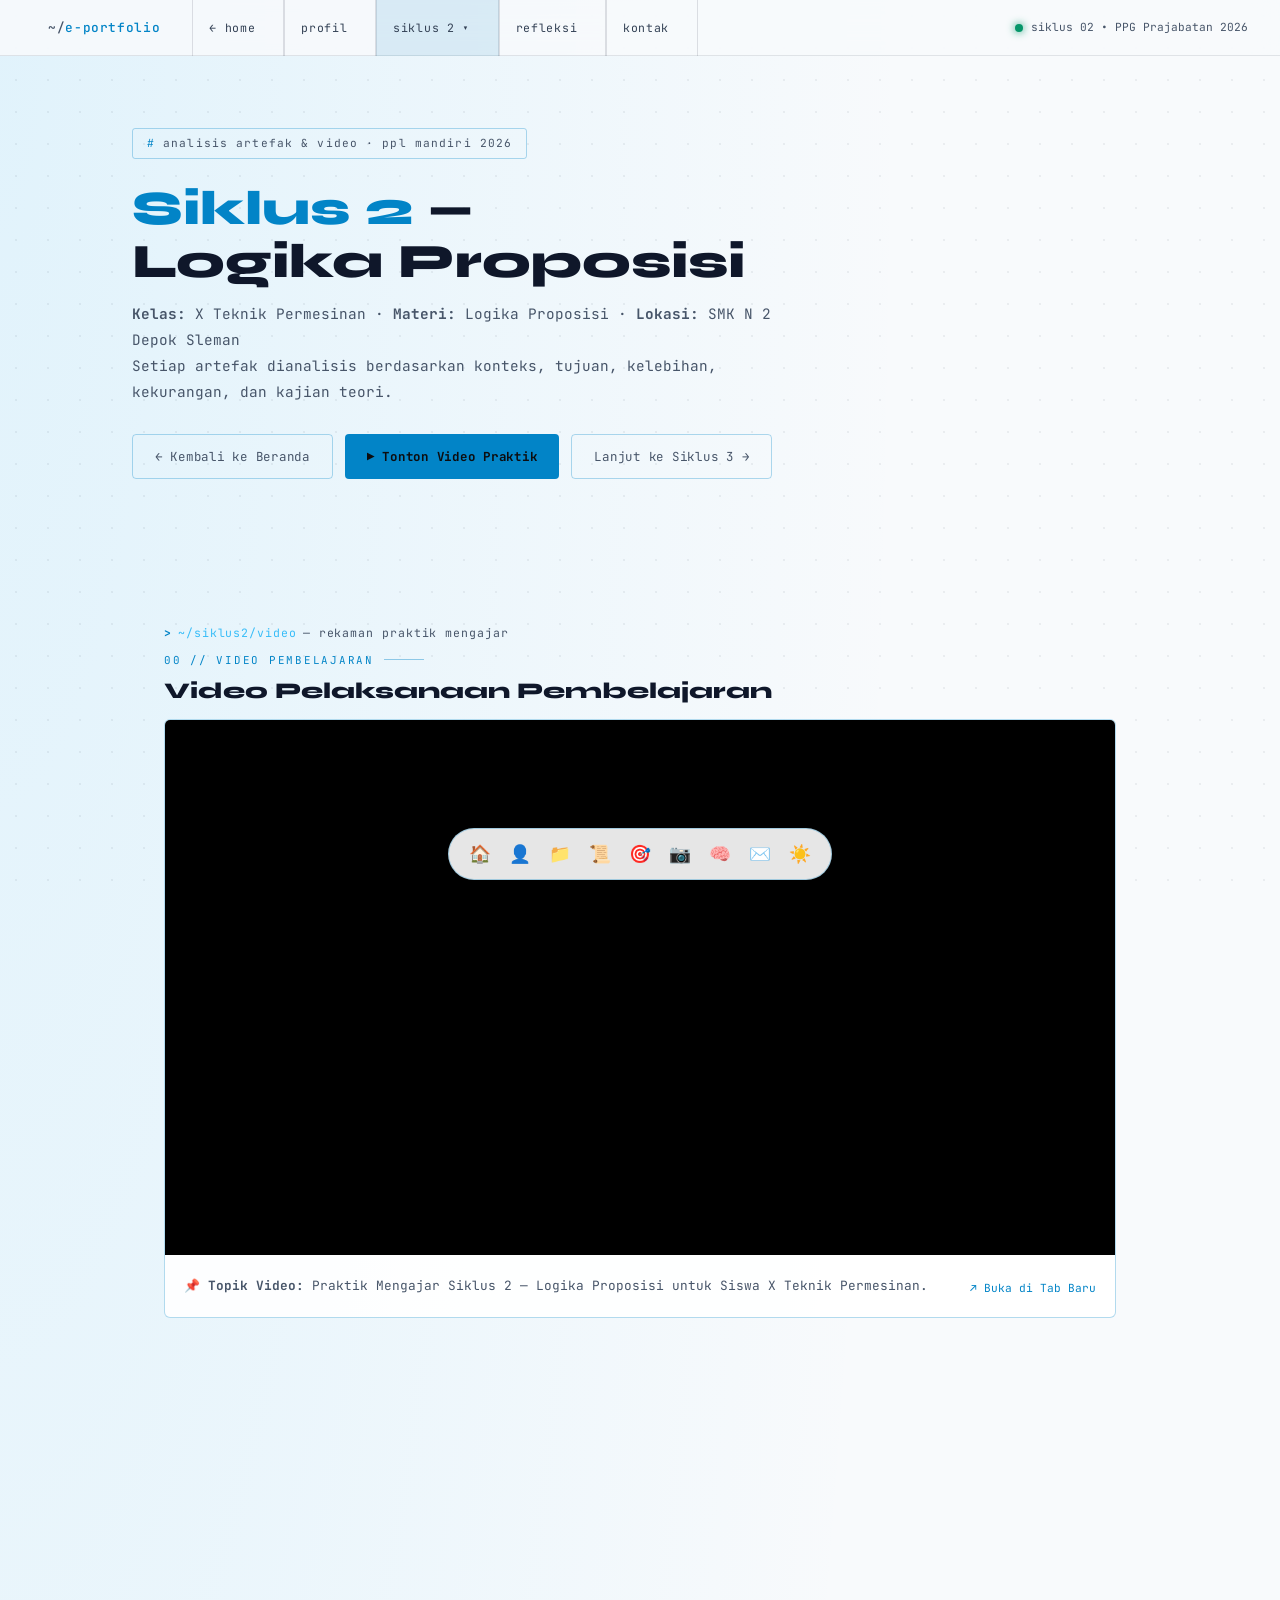
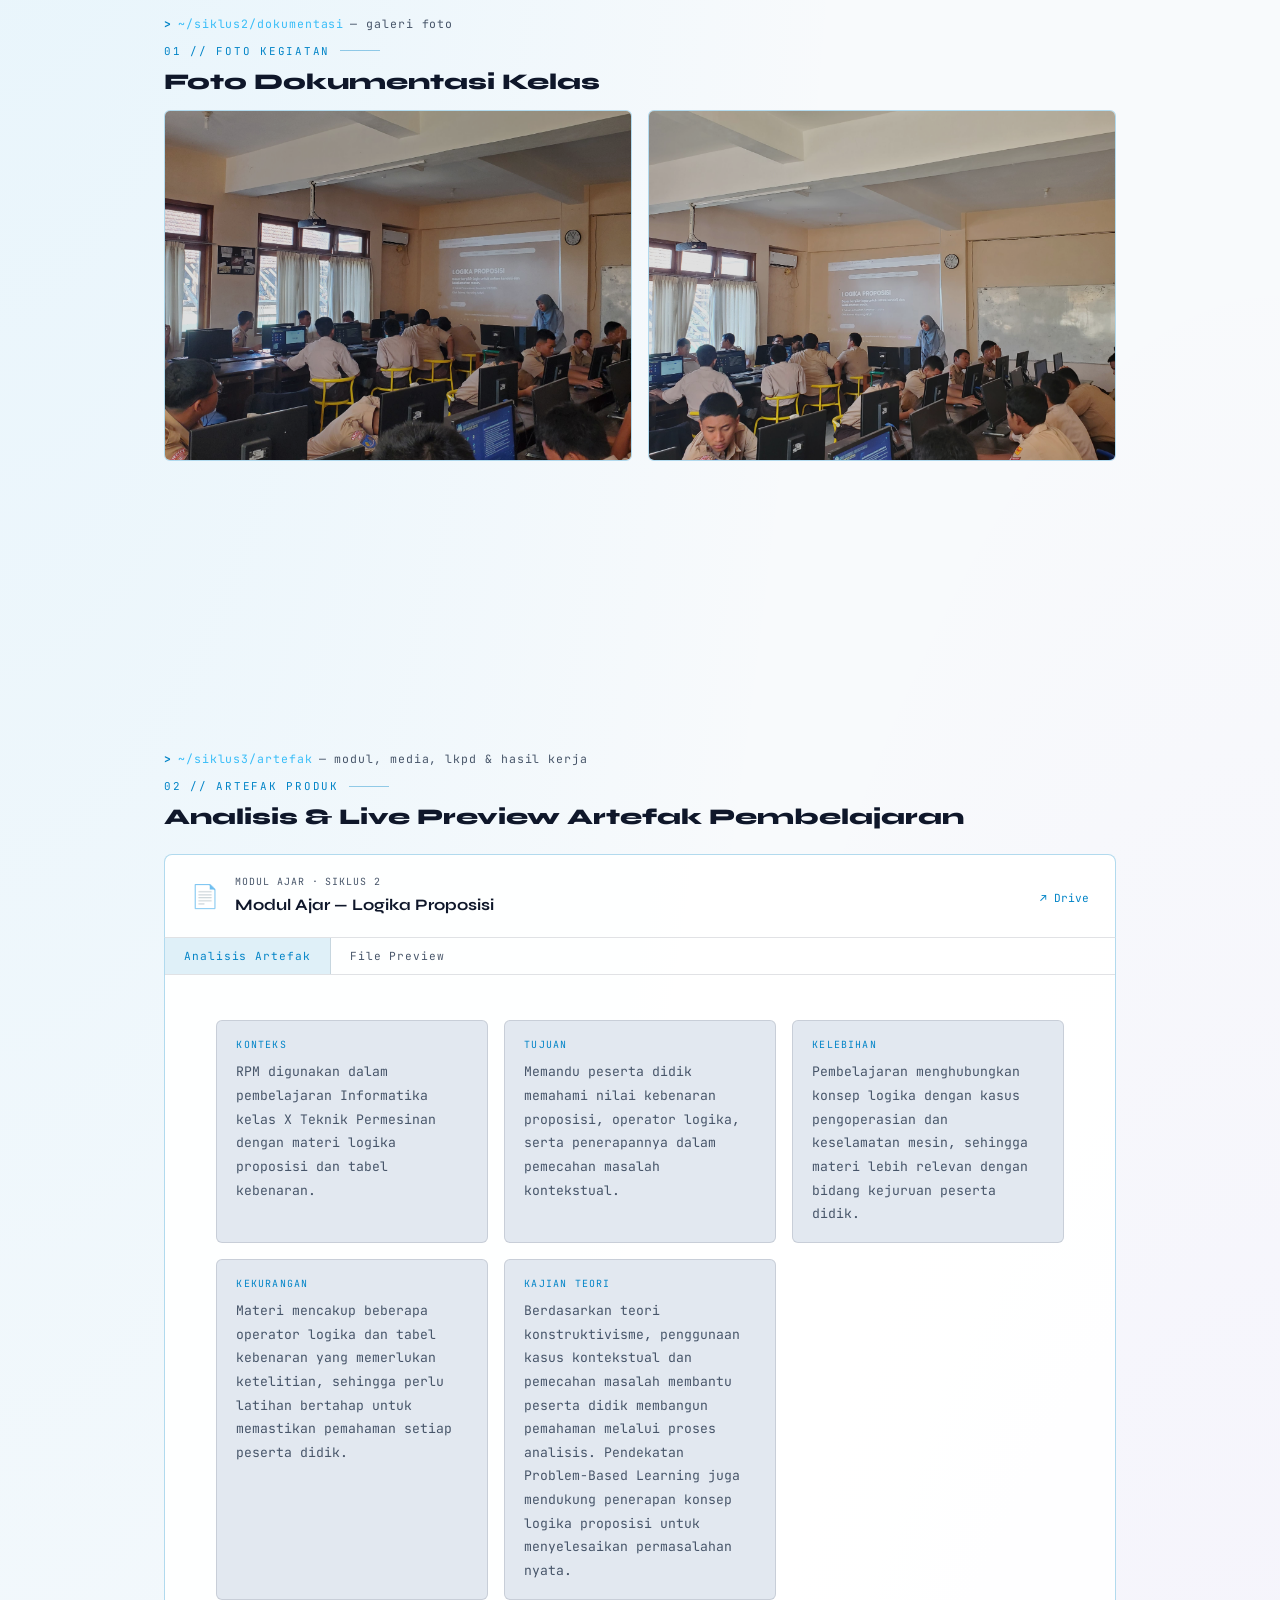
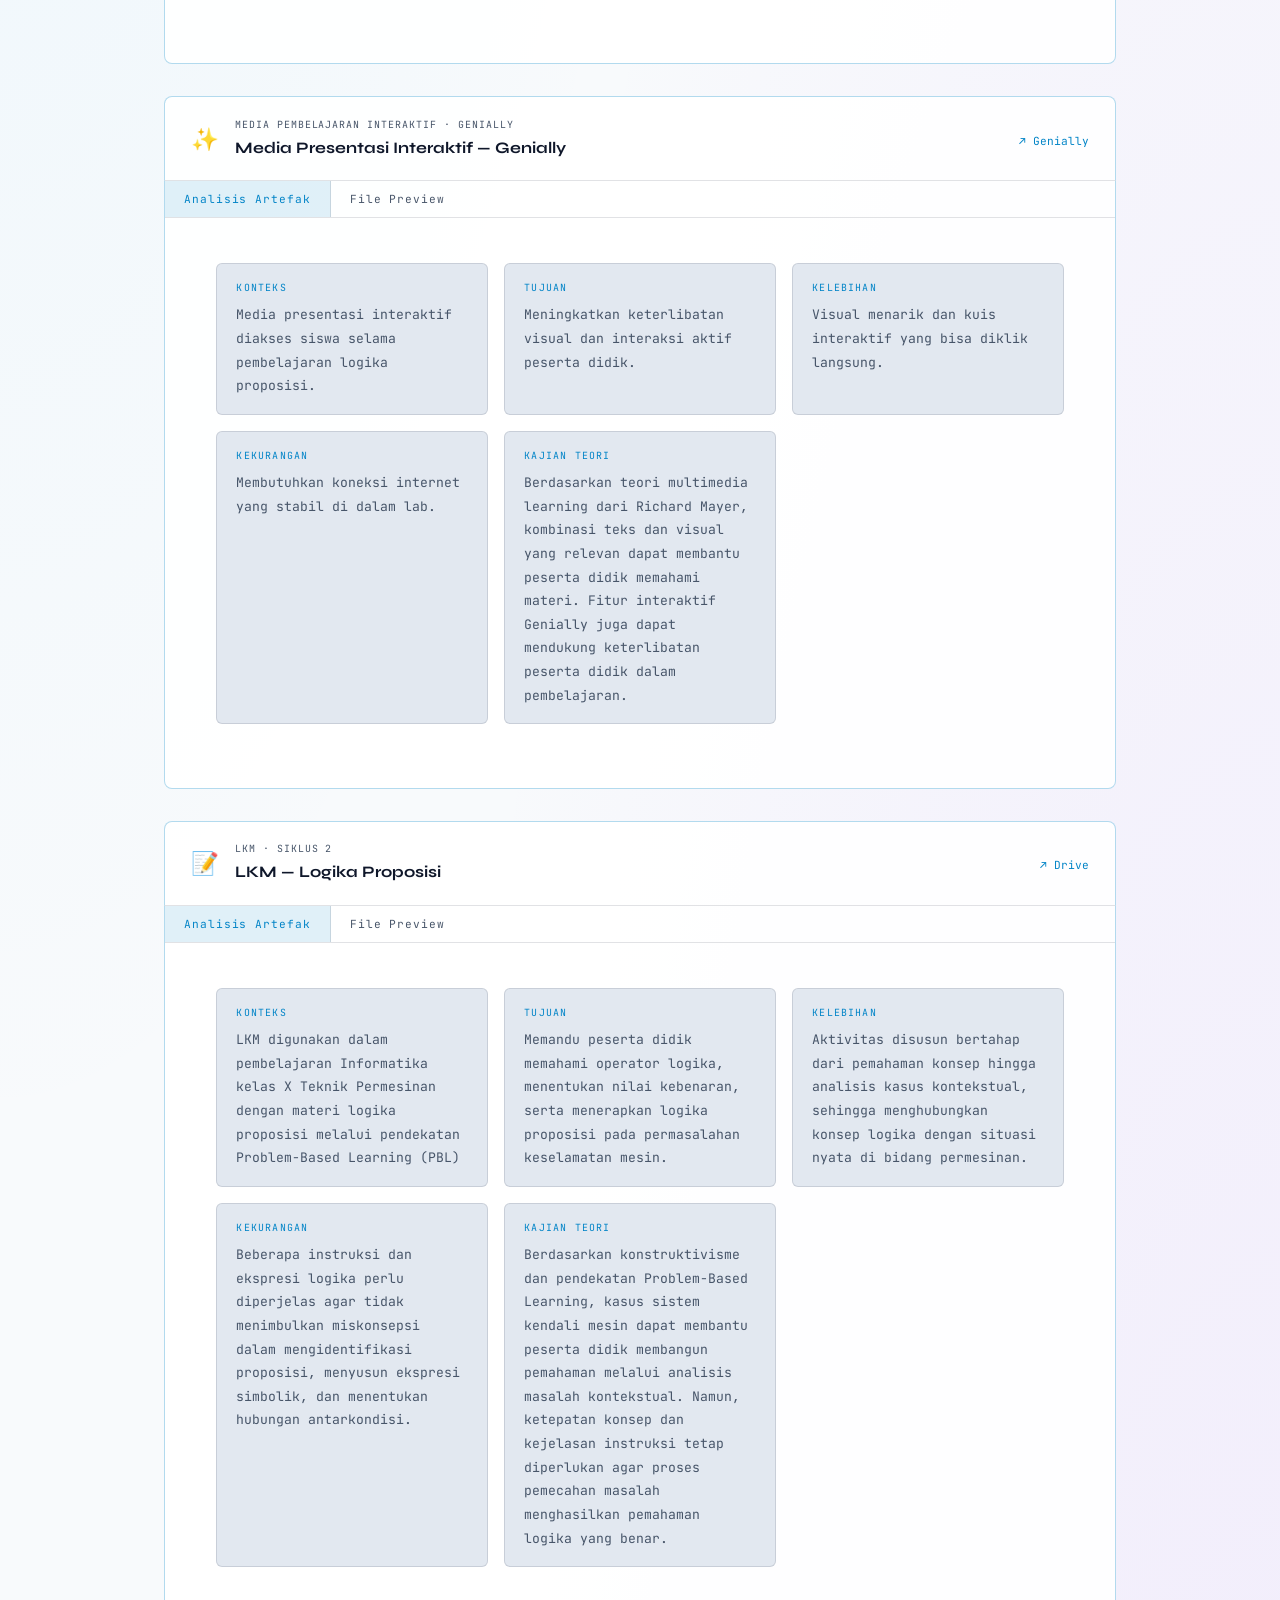
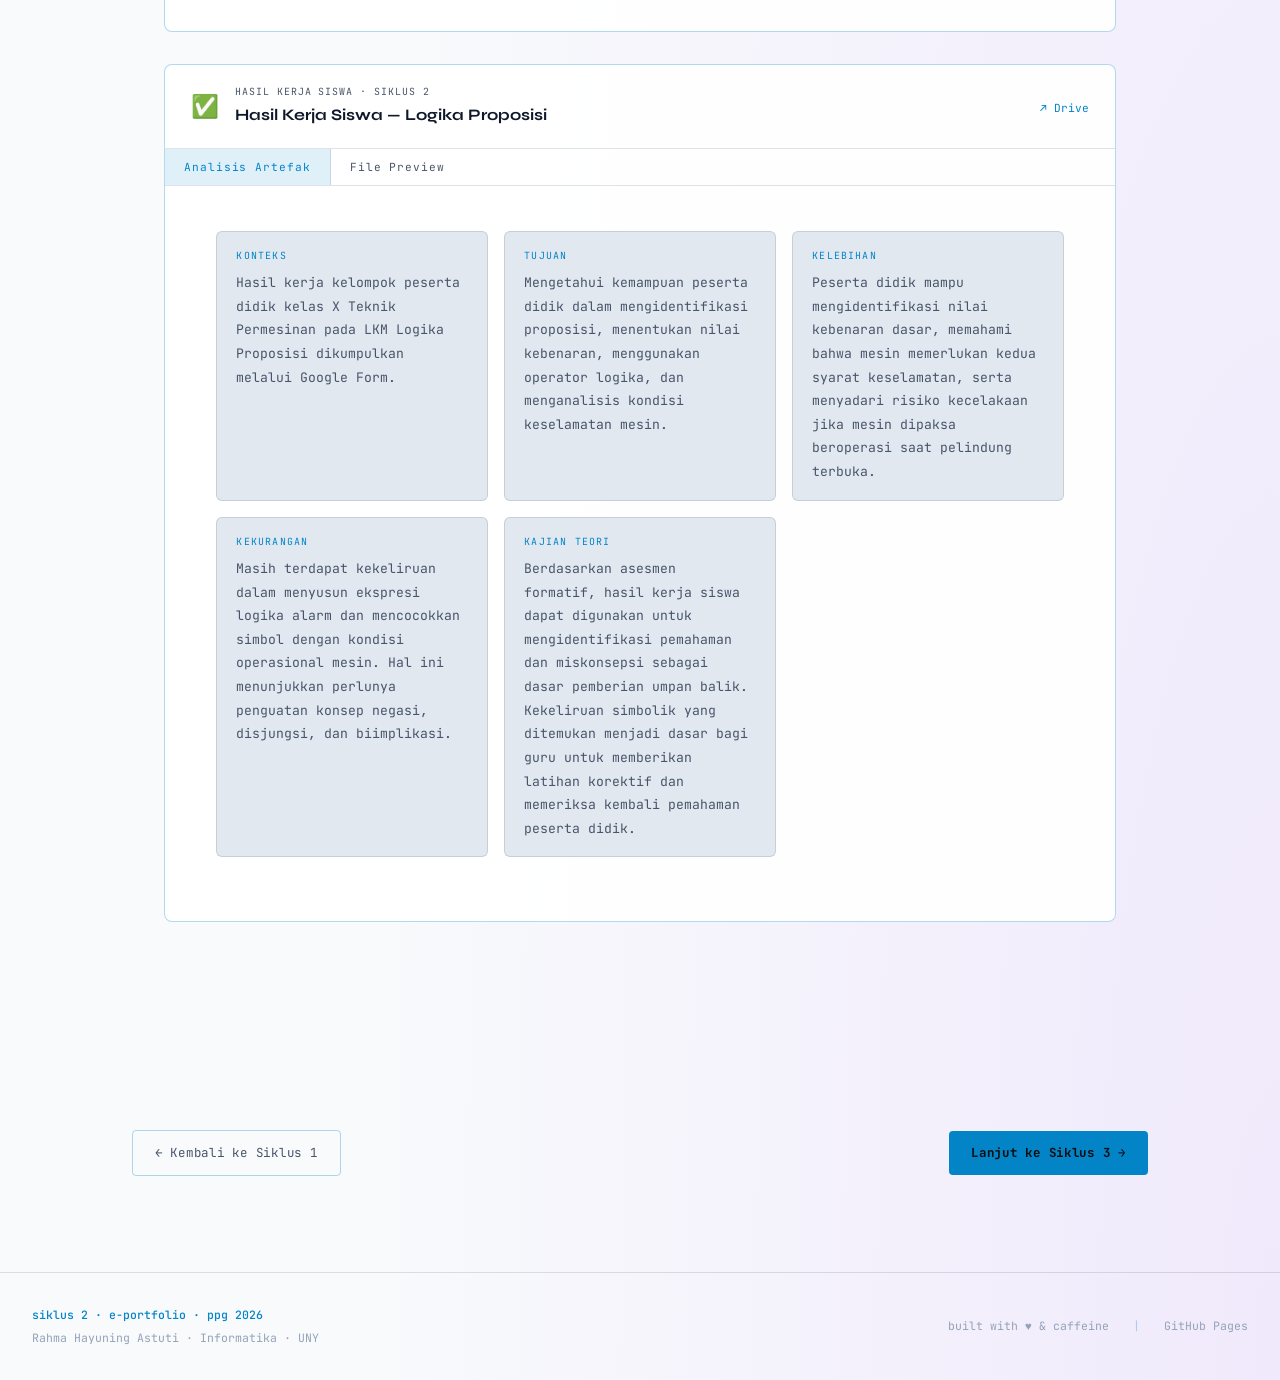
<file: siklus2.html>
<!DOCTYPE html>
<html lang="id">
<head>
<meta charset="UTF-8">
<meta name="viewport" content="width=device-width, initial-scale=1.0">
<title>Siklus 2 — Analisis Artefak &amp; Video Pembelajaran</title>
<link rel="stylesheet" href="shared.css">
</head>
<body data-page="siklus2">

<!-- GARIS PROGRESS SCROLL -->
<div class="scroll-progress" id="scroll-progress"></div>
<div class="grid-bg"></div>

<!-- NAVIGATION BAR -->
<nav>
  <div class="nav-logo">
    <span class="path">~/</span>e-portfolio
  </div>

  <div class="menu-toggle" id="menu-toggle">☰</div>

  <ul class="nav-links">
    <li><a href="index.html">← home</a></li>
    <li><a href="index.html#profil">profil</a></li>

    <!-- DROPDOWN SIKLUS -->
    <li class="nav-dropdown" id="nav-dropdown-siklus">
      <span class="nav-dropdown-toggle">siklus ▾</span>
      <div class="nav-dropdown-menu">
        <a href="terbimbing.html"><span class="dd-num">00</span> Terbimbing</a>
        <a href="siklus1.html"><span class="dd-num">01</span> Siklus 1</a>
        <a href="siklus2.html" class="active"><span class="dd-num">02</span> Siklus 2</a>
        <a href="siklus3.html"><span class="dd-num">03</span> Siklus 3</a>
        <a href="siklus4.html"><span class="dd-num">04</span> Siklus 4</a>
      </div>
    </li>

    <li><a href="refleksi.html">refleksi</a></li>
    <li><a href="index.html#kontak">kontak</a></li>
  </ul>

  <div class="nav-status">
    <div class="status-dot"></div>
    <span class="status-full">siklus 02 • PPG Prajabatan 2026</span>
    <span class="status-short">siklus 02</span>
  </div>
</nav>

<div class="page-wrap">

<!-- ================= HERO SIKLUS ================= -->
<section style="padding-top: 8rem; padding-bottom: 3rem;">
  <div style="display:inline-flex;align-items:center;gap:8px;font-size:0.7rem;color:var(--muted);border:1px solid var(--border2);padding:5px 14px;border-radius:3px;margin-bottom:1.5rem;letter-spacing:0.1em;">
    <span style="color:var(--amber)">#</span>analisis artefak &amp; video · ppl mandiri 2026
  </div>
  <h1 style="font-family:var(--sans);font-size:clamp(2rem,4vw,3rem);font-weight:800;line-height:1.1;margin-bottom:0.8rem;">
    <span style="color:var(--amber);">Siklus 2</span> —<br>Logika Proposisi
  </h1>
  <p style="color:var(--muted);font-size:0.9rem;max-width:640px;line-height:1.8;margin-bottom:1.8rem;">
    <strong>Kelas:</strong> X Teknik Permesinan · <strong>Materi:</strong> Logika Proposisi · <strong>Lokasi:</strong> SMK N 2 Depok Sleman<br>
    Setiap artefak dianalisis berdasarkan konteks, tujuan, kelebihan, kekurangan, dan kajian teori.
  </p>
  <div style="display:flex;gap:12px;flex-wrap:wrap;">
    <a href="index.html#artefak" class="btn-ghost">← Kembali ke Beranda</a>
    <a href="#video-pembelajaran" class="btn-primary">▶ Tonton Video Praktik</a>
    <a href="siklus3.html" class="btn-ghost">Lanjut ke Siklus 3 →</a>
  </div>
</section>

<div style="max-width: 1080px; margin: 0 auto; padding: 0 2rem 6rem;">

  <!-- ================= SECTION 01: VIDEO PEMBELAJARAN ================= -->
  <section id="video-pembelajaran" class="reveal" style="margin-bottom: 3.5rem;">
    <div class="prompt"><span class="prompt-path">~/siklus2/video</span> — rekaman praktik mengajar</div>
    <div class="sec-label">00 // video pembelajaran</div>
    <h2 style="font-size: 1.4rem; margin-bottom: 1rem;">Video Pelaksanaan Pembelajaran</h2>

    <div class="artefak-block" style="padding: 0; overflow: hidden; background: var(--bg2); border: 1px solid var(--border2); border-radius: 6px;">
      <!-- RESPONSIVE EMBED VIDEO (16:9) -->
      <div style="position: relative; padding-bottom: 56.25%; height: 0; overflow: hidden; background: #000;">
        <!-- Ganti LINK EMBED YOUTUBE atau DRIVE kamu di src -->
        <iframe
          src="https://www.youtube.com/embed/G-e9U-5xUjQ" 
          title="Video Pembelajaran Siklus 2"
          style="position: absolute; top: 0; left: 0; width: 100%; height: 100%; border: 0;"
          allow="accelerometer; autoplay; clipboard-write; encrypted-media; gyroscope; picture-in-picture"
          allowfullscreen>
        </iframe>
      </div>
      <div style="padding: 1.2rem; font-size: 0.8rem; color: var(--muted); display: flex; justify-content: space-between; align-items: center; flex-wrap: wrap; gap: 0.8rem;">
        <div>
          📌 <strong>Topik Video:</strong> Praktik Mengajar Siklus 2 — Logika Proposisi untuk Siswa X Teknik Permesinan.
        </div>
        <a href="https://youtube.com" target="_blank" class="media-link">↗ Buka di Tab Baru</a>
      </div>
    </div>
  </section>

  <!-- ================= SECTION 02: DOKUMENTASI FOTO ================= -->
  <section class="reveal" style="margin-bottom: 3.5rem;">
    <div class="prompt"><span class="prompt-path">~/siklus2/dokumentasi</span> — galeri foto</div>
    <div class="sec-label">01 // foto kegiatan</div>
    <h2 style="font-size: 1.4rem; margin-bottom: 1rem;">Foto Dokumentasi Kelas</h2>

    <div class="galeri-siklus" style="display: grid; grid-template-columns: repeat(auto-fit, minmax(220px, 1fr)); gap: 1rem;">
      <a class="galeri-foto" target="_blank" style="aspect-ratio: 4/3; background: var(--bg2); border-radius: 6px; overflow: hidden; border: 1px solid var(--border2); display: block;">
        <img src="assets/siklus2.jpeg" alt="Dokumentasi Siklus 1" style="width:100%; height:100%; object-fit:cover;" onerror="this.parentElement.innerHTML='<div style=\'display:flex;height:100%;align-items:center;justify-content:center;font-size:0.75rem;color:var(--muted);\'>📷 Foto Kelas 1</div>'">
      </a>
      <a class="galeri-foto" target="_blank" style="aspect-ratio: 4/3; background: var(--bg2); border-radius: 6px; overflow: hidden; border: 1px solid var(--border2); display: block;">
        <img src="assets/siklus2_1.jpeg" alt="Dokumentasi Siklus 1" style="width:100%; height:100%; object-fit:cover;" onerror="this.parentElement.innerHTML='<div style=\'display:flex;height:100%;align-items:center;justify-content:center;font-size:0.75rem;color:var(--muted);\'>📷 Foto Praktik</div>'">
      </a>
    </div>
  </section>

 <!-- ================= SECTION 03: ARTEFAK PERANGKAT ================= -->
  <section class="reveal">
    <div class="prompt"><span class="prompt-path">~/siklus3/artefak</span> — modul, media, lkpd &amp; hasil kerja</div>
    <div class="sec-label">02 // artefak produk</div>
    <h2 style="font-size: 1.4rem; margin-bottom: 1.5rem;">Analisis &amp; Live Preview Artefak Pembelajaran</h2>

    <!-- 1. MODUL AJAR (PDF / GOOGLE DOCS) -->
    <div id="modul" class="artefak-block" style="margin-bottom: 2rem;">
      <div class="artefak-header">
        <div class="artefak-icon">📄</div>
        <div>
          <div class="artefak-type">modul ajar · siklus 2</div>
          <div class="artefak-title">Modul Ajar — Logika Proposisi</div>
        </div>
        <a href="https://drive.google.com/file/d/1K4W2cKo_V5hLeMD9RjNFvYVPlQAngEoX/view" target="_blank" class="media-link" style="margin-left:auto;">↗ Drive</a>
      </div>
      <div class="artefak-body">
        <div class="analisis-tabs">
          <button class="atab active" data-tab="lk4" onclick="switchTab('modul-s1','lk4')">Analisis Artefak</button>
          <button class="atab" data-tab="file" onclick="switchTab('modul-s1','file')">File Preview</button>
        </div>

        <div id="modul-s1">
          <!-- TAB ANALISIS -->
          <div class="analisis-panel panel-lk4 active">
            <div style="padding:1.4rem 1.6rem;">
              <div class="analisis-grid">
                <div class="analisis-card"><div class="analisis-card-label">Konteks</div><div class="analisis-card-text">RPM digunakan dalam pembelajaran Informatika kelas X Teknik Permesinan dengan materi logika proposisi dan tabel kebenaran.</div></div>
                <div class="analisis-card"><div class="analisis-card-label">Tujuan</div><div class="analisis-card-text">Memandu peserta didik memahami nilai kebenaran proposisi, operator logika, serta penerapannya dalam pemecahan masalah kontekstual.</div></div>
                <div class="analisis-card"><div class="analisis-card-label">Kelebihan</div><div class="analisis-card-text">Pembelajaran menghubungkan konsep logika dengan kasus pengoperasian dan keselamatan mesin, sehingga materi lebih relevan dengan bidang kejuruan peserta didik.</div></div>
                <div class="analisis-card"><div class="analisis-card-label">Kekurangan</div><div class="analisis-card-text">Materi mencakup beberapa operator logika dan tabel kebenaran yang memerlukan ketelitian, sehingga perlu latihan bertahap untuk memastikan pemahaman setiap peserta didik.</div></div>
                <div class="analisis-card"><div class="analisis-card-label">Kajian Teori</div><div class="analisis-card-text">Berdasarkan teori konstruktivisme, penggunaan kasus kontekstual dan pemecahan masalah membantu peserta didik membangun pemahaman melalui proses analisis. Pendekatan Problem-Based Learning juga mendukung penerapan konsep logika proposisi untuk menyelesaikan permasalahan nyata.</div></div>
              </div>
            </div>
          </div>

          <!-- TAB FILE PREVIEW -->
          <div class="analisis-panel panel-file">
            <div style="padding:1.4rem 1.6rem;">
              <div style="position: relative; padding-bottom: 65%; height: 0; overflow: hidden; border-radius: 6px; border: 1px solid var(--border2); background: var(--bg3);">
                <iframe 
                  src="https://drive.google.com/file/d/1K4W2cKo_V5hLeMD9RjNFvYVPlQAngEoX/preview" 
                  title="Preview Modul Ajar"
                  style="position: absolute; top: 0; left: 0; width: 100%; height: 100%; border: 0;" 
                  allowfullscreen>
                </iframe>
              </div>
              <div style="display: flex; justify-content: space-between; align-items: center; margin-top: 0.8rem; font-size: 0.75rem; color: var(--muted);">
                <span>💡 Kendala preview? Buka langsung di Google Drive:</span>
                <a href="https://drive.google.com/file/d/1K4W2cKo_V5hLeMD9RjNFvYVPlQAngEoX/view" target="_blank" class="btn-primary" style="font-size: 0.7rem; padding: 4px 10px;">Buka di Tab Baru ↗</a>
              </div>
            </div>
          </div>
        </div>
      </div>
    </div>


    <!-- 2. MEDIA PEMBELAJARAN INTERAKTIF (GENIALLY) -->
    <div id="media-genially" class="artefak-block" style="margin-bottom: 2rem;">
      <div class="artefak-header">
        <div class="artefak-icon">✨</div>
        <div>
          <div class="artefak-type">media pembelajaran interaktif · genially</div>
          <div class="artefak-title">Media Presentasi Interaktif — Genially</div>
        </div>
        <a href="https://view.genially.com/6a8529b258935e9e7b7e9f38" target="_blank" class="media-link" style="margin-left:auto;">↗ Genially</a>
      </div>
      <div class="artefak-body">
        <div class="analisis-tabs">
          <button class="atab active" data-tab="lk4" onclick="switchTab('genially-s1','lk4')">Analisis Artefak</button>
          <button class="atab" data-tab="file" onclick="switchTab('genially-s1','file')">File Preview</button>
        </div>

        <div id="genially-s1">
          <!-- TAB ANALISIS -->
          <div class="analisis-panel panel-lk4 active">
            <div style="padding:1.4rem 1.6rem;">
              <div class="analisis-grid">
                <div class="analisis-card"><div class="analisis-card-label">Konteks</div><div class="analisis-card-text">Media presentasi interaktif diakses siswa selama pembelajaran logika proposisi.</div></div>
                <div class="analisis-card"><div class="analisis-card-label">Tujuan</div><div class="analisis-card-text">Meningkatkan keterlibatan visual dan interaksi aktif peserta didik.</div></div>
                <div class="analisis-card"><div class="analisis-card-label">Kelebihan</div><div class="analisis-card-text">Visual menarik dan kuis interaktif yang bisa diklik langsung.</div></div>
                <div class="analisis-card"><div class="analisis-card-label">Kekurangan</div><div class="analisis-card-text">Membutuhkan koneksi internet yang stabil di dalam lab.</div></div>
                <div class="analisis-card"><div class="analisis-card-label">Kajian Teori</div><div class="analisis-card-text">Berdasarkan teori multimedia learning dari Richard Mayer, kombinasi teks dan visual yang relevan dapat membantu peserta didik memahami materi. Fitur interaktif Genially juga dapat mendukung keterlibatan peserta didik dalam pembelajaran.</div></div>
              </div>
            </div>
          </div>

          <!-- TAB FILE PREVIEW -->
          <div class="analisis-panel panel-file">
            <div style="padding:1.4rem 1.6rem;">
              <div style="position: relative; padding-bottom: 56.25%; height: 0; overflow: hidden; border-radius: 6px; border: 1px solid var(--border2); background: #000;">
                <iframe 
                  src="https://view.genially.com/6a8529b258935e9e7b7e9f38" 
                  title="Preview Genially"
                  style="position: absolute; top: 0; left: 0; width: 100%; height: 100%; border: 0;" 
                  allowfullscreen="true">
                </iframe>
              </div>
              <div style="display: flex; justify-content: space-between; align-items: center; margin-top: 0.8rem; font-size: 0.75rem; color: var(--muted);">
                <a href="https://view.genially.com/6a8529b258935e9e7b7e9f38" target="_blank" class="btn-primary" style="font-size: 0.7rem; padding: 4px 10px;">Buka Genially ↗</a>
              </div>
            </div>
          </div>
        </div>
      </div>
    </div>


    <!-- 3. LKM -->
    <div id="lkpd" class="artefak-block" style="margin-bottom: 2rem;">
      <div class="artefak-header">
        <div class="artefak-icon">📝</div>
        <div>
          <div class="artefak-type">lkm · siklus 2</div>
          <div class="artefak-title">LKM — Logika Proposisi</div>
        </div>
        <a href="https://docs.google.com/document/d/1xQOS10PIa5BnKGHo09YVnvXAe2r-pjG2/view" target="_blank" class="media-link" style="margin-left:auto;">↗ Drive</a>
      </div>
      <div class="artefak-body">
        <div class="analisis-tabs">
          <button class="atab active" data-tab="lk4" onclick="switchTab('lkpd-s1','lk4')">Analisis Artefak</button>
          <button class="atab" data-tab="file" onclick="switchTab('lkpd-s1','file')">File Preview</button>
        </div>

        <div id="lkpd-s1">
          <!-- TAB ANALISIS -->
          <div class="analisis-panel panel-lk4 active">
            <div style="padding:1.4rem 1.6rem;">
              <div class="analisis-grid">
                <div class="analisis-card"><div class="analisis-card-label">Konteks</div><div class="analisis-card-text">LKM digunakan dalam pembelajaran Informatika kelas X Teknik Permesinan dengan materi logika proposisi melalui pendekatan Problem-Based Learning (PBL) </div></div>
                <div class="analisis-card"><div class="analisis-card-label">Tujuan</div><div class="analisis-card-text">Memandu peserta didik memahami operator logika, menentukan nilai kebenaran, serta menerapkan logika proposisi pada permasalahan keselamatan mesin.</div></div>
                <div class="analisis-card"><div class="analisis-card-label">Kelebihan</div><div class="analisis-card-text">Aktivitas disusun bertahap dari pemahaman konsep hingga analisis kasus kontekstual, sehingga menghubungkan konsep logika dengan situasi nyata di bidang permesinan.</div></div>
                <div class="analisis-card"><div class="analisis-card-label">Kekurangan</div><div class="analisis-card-text">Beberapa instruksi dan ekspresi logika perlu diperjelas agar tidak menimbulkan miskonsepsi dalam mengidentifikasi proposisi, menyusun ekspresi simbolik, dan menentukan hubungan antarkondisi.</div></div>
                <div class="analisis-card"><div class="analisis-card-label">Kajian teori</div><div class="analisis-card-text">Berdasarkan konstruktivisme dan pendekatan Problem-Based Learning, kasus sistem kendali mesin dapat membantu peserta didik membangun pemahaman melalui analisis masalah kontekstual. Namun, ketepatan konsep dan kejelasan instruksi tetap diperlukan agar proses pemecahan masalah menghasilkan pemahaman logika yang benar.</div></div>
              </div>
            </div>
          </div>

          <!-- TAB FILE PREVIEW -->
          <div class="analisis-panel panel-file">
            <div style="padding:1.4rem 1.6rem;">
              <div style="position: relative; padding-bottom: 56.25%; height: 0; overflow: hidden; border-radius: 6px; border: 1px solid var(--border2); background: var(--bg3);">
                <iframe 
                  src="https://docs.google.com/document/d/1xQOS10PIa5BnKGHo09YVnvXAe2r-pjG2/view" 
                  title="Preview LKM"
                  style="position: absolute; top: 0; left: 0; width: 100%; height: 100%; border: 0;" 
                  allowfullscreen>
                </iframe>
              </div>
            </div>
          </div>
        </div>
      </div>
    </div>


    <!-- 4. HASIL KERJA SISWA -->
    <div id="hasil" class="artefak-block">
      <div class="artefak-header">
        <div class="artefak-icon">✅</div>
        <div>
          <div class="artefak-type">hasil kerja siswa · siklus 2</div>
          <div class="artefak-title">Hasil Kerja Siswa — Logika Proposisi</div>
        </div>
        <a href="https://docs.google.com/spreadsheets/d/1EmHxta5VaTc9vHQizmtHTp53CKuomVHUw-xG8VyS2mE/view" target="_blank" class="media-link" style="margin-left:auto;">↗ Drive</a>
      </div>
      <div class="artefak-body">
        <div class="analisis-tabs">
          <button class="atab active" data-tab="lk4" onclick="switchTab('hasil-s1','lk4')">Analisis Artefak</button>
          <button class="atab" data-tab="file" onclick="switchTab('hasil-s1','file')">File Preview</button>
        </div>
        <div id="hasil-s1">
          <!-- TAB ANALISIS -->
          <div class="analisis-panel panel-lk4 active">
            <div style="padding:1.4rem 1.6rem;">
              <div class="analisis-grid">
                <div class="analisis-card"><div class="analisis-card-label">Konteks</div><div class="analisis-card-text">Hasil kerja kelompok peserta didik kelas X Teknik Permesinan pada LKM Logika Proposisi dikumpulkan melalui Google Form.</div></div>
                <div class="analisis-card"><div class="analisis-card-label">Tujuan</div><div class="analisis-card-text">Mengetahui kemampuan peserta didik dalam mengidentifikasi proposisi, menentukan nilai kebenaran, menggunakan operator logika, dan menganalisis kondisi keselamatan mesin.</div></div>
                <div class="analisis-card"><div class="analisis-card-label">Kelebihan</div><div class="analisis-card-text">Peserta didik mampu mengidentifikasi nilai kebenaran dasar, memahami bahwa mesin memerlukan kedua syarat keselamatan, serta menyadari risiko kecelakaan jika mesin dipaksa beroperasi saat pelindung terbuka.</div></div>
                <div class="analisis-card"><div class="analisis-card-label">Kekurangan</div><div class="analisis-card-text">Masih terdapat kekeliruan dalam menyusun ekspresi logika alarm dan mencocokkan simbol dengan kondisi operasional mesin. Hal ini menunjukkan perlunya penguatan konsep negasi, disjungsi, dan biimplikasi.</div></div>
                <div class="analisis-card"><div class="analisis-card-label">Kajian Teori</div><div class="analisis-card-text">Berdasarkan asesmen formatif, hasil kerja siswa dapat digunakan untuk mengidentifikasi pemahaman dan miskonsepsi sebagai dasar pemberian umpan balik. Kekeliruan simbolik yang ditemukan menjadi dasar bagi guru untuk memberikan latihan korektif dan memeriksa kembali pemahaman peserta didik.</div></div>
              </div>
            </div>
          </div>
          
          <!-- TAB FILE PREVIEW (LIVE PREVIEW DRIVE) -->
          <div class="analisis-panel panel-file">
            <div style="padding:1.4rem 1.6rem;">
              <div style="position: relative; padding-bottom: 65%; height: 0; overflow: hidden; border-radius: 6px; border: 1px solid var(--border2); background: var(--bg3);">
                <iframe 
                  src="https://docs.google.com/spreadsheets/d/1EmHxta5VaTc9vHQizmtHTp53CKuomVHUw-xG8VyS2mE/view" 
                  title="Preview Hasil Kerja Siswa"
                  style="position: absolute; top: 0; left: 0; width: 100%; height: 100%; border: 0;" 
                  allowfullscreen>
                </iframe>
              </div>
              <div style="display: flex; justify-content: space-between; align-items: center; margin-top: 0.8rem; font-size: 0.75rem; color: var(--muted);">
                <span>💡 Kendala preview? Buka langsung di Google Drive:</span>
                <a href="https://docs.google.com/spreadsheets/d/1EmHxta5VaTc9vHQizmtHTp53CKuomVHUw-xG8VyS2mE/view" target="_blank" class="btn-primary" style="font-size: 0.7rem; padding: 4px 10px;">Buka di Tab Baru ↗</a>
              </div>
            </div>
          </div>

        </div>
      </div>
    </div>

  </section>

  <!-- NAVIGASI BOTTOM -->
  <div style="display:flex; justify-content:space-between; align-items:center; margin-top: 4rem; flex-wrap: wrap; gap: 1rem;">
    <a href="siklus1.html" class="btn-ghost">← Kembali ke Siklus 1</a>
    <a href="siklus3.html" class="btn-primary">Lanjut ke Siklus 3 →</a>
  </div>

</div>

<!-- FOOTER -->
<footer>
  <div>
    <div class="footer-logo">siklus 2 · e-portfolio · ppg 2026</div>
    <div style="margin-top:4px;">Rahma Hayuning Astuti · Informatika · UNY</div>
  </div>
  <div class="footer-r">
    <span>built with ♥ &amp; caffeine</span>
    <span style="color:var(--border2);">|</span>
    <span>GitHub Pages</span>
  </div>
</footer>

</div> <!-- END PAGE-WRAP -->

<!-- FLOATING DOCK -->
<div class="floating-dock">
  <a href="index.html#home" title="Home">🏠</a>
  <a href="index.html#profil" title="Profil">👤</a>
  <a href="index.html#artefak" title="Artefak">📁</a>
  <a href="index.html#lampiran" title="Lampiran GP">📜</a>
  <a href="index.html#model-guru" title="Model Guru">🎯</a>
  <a href="index.html#dokumentasi" title="Dokumentasi">📷</a>
  <a href="refleksi.html" title="Refleksi">🧠</a>
  <a href="index.html#kontak" title="Kontak">✉️</a>
  <a href="javascript:void(0)" id="theme-toggle" title="Ganti Tema">🌙</a>
</div>

<div class="toast-msg" id="toast">📋 Email tersalin ke clipboard!</div>

<script src="shared.js"></script>
</body>
</html>
</file>
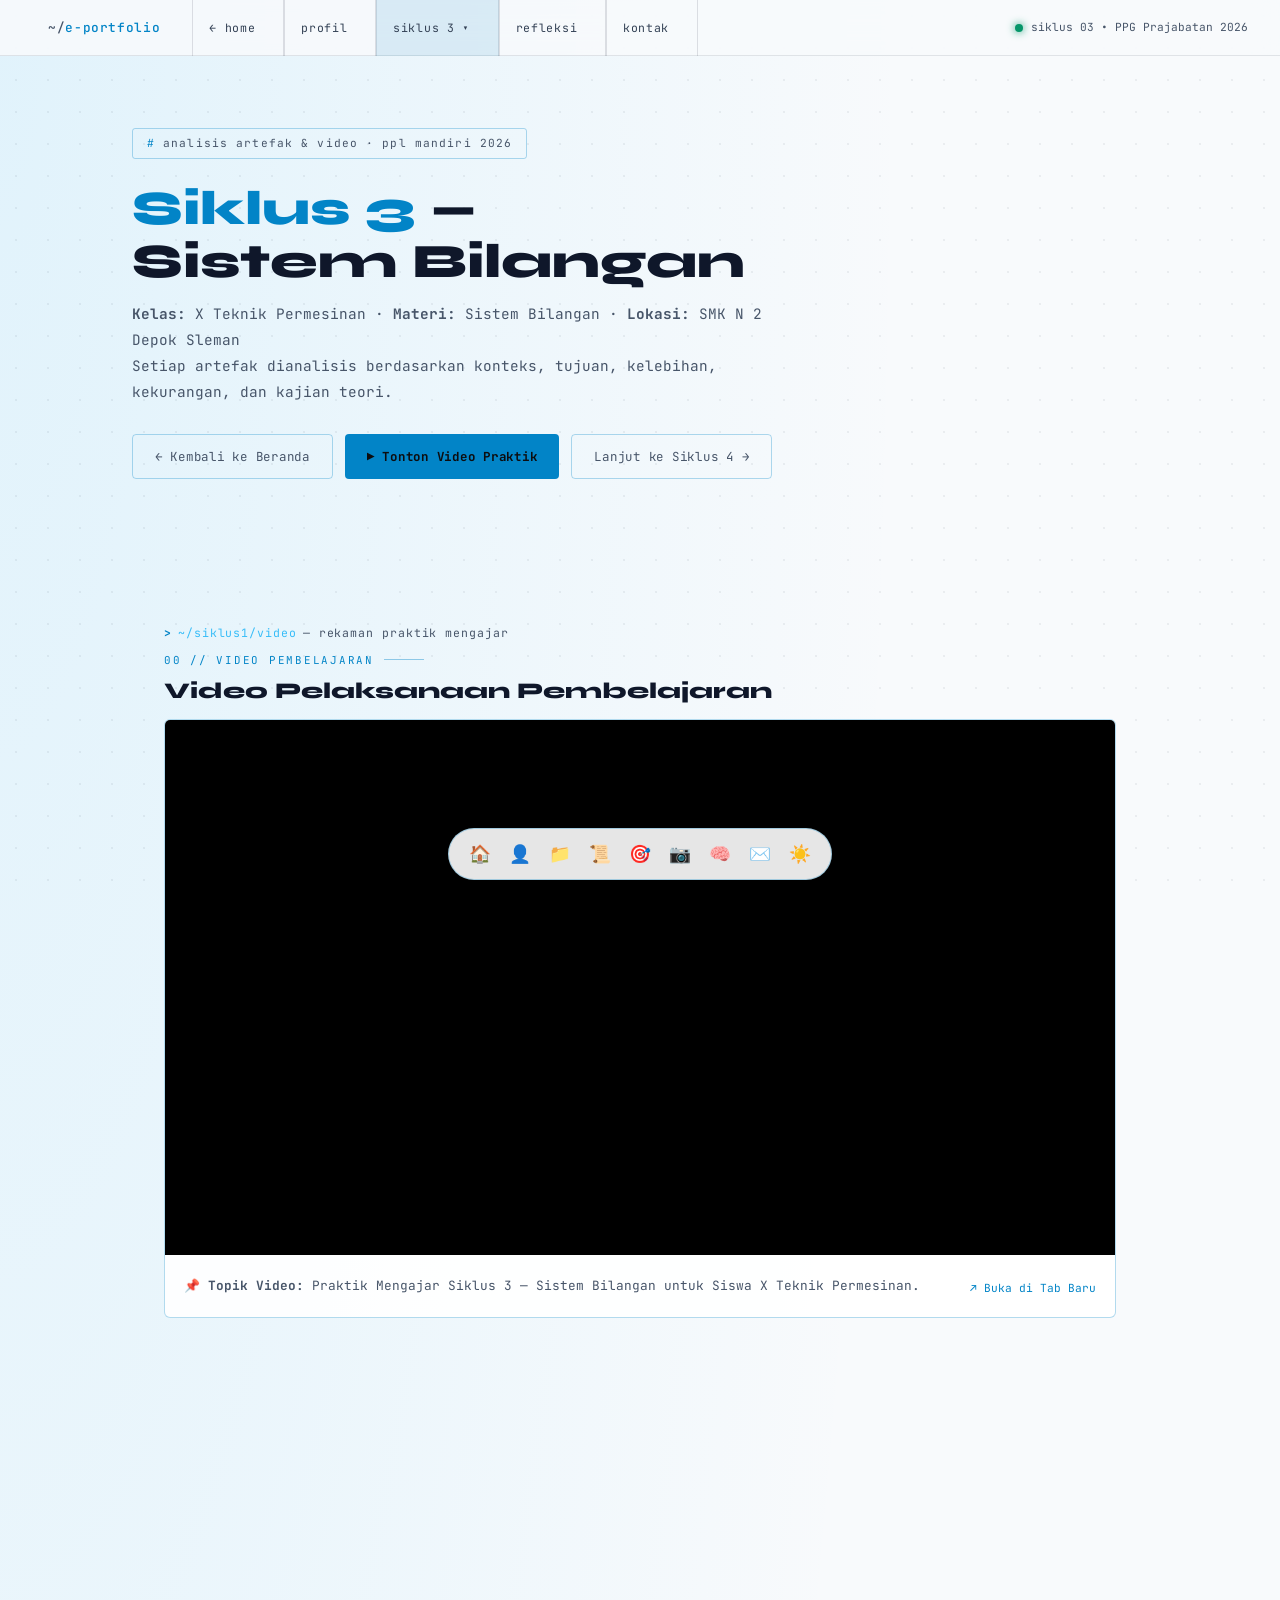
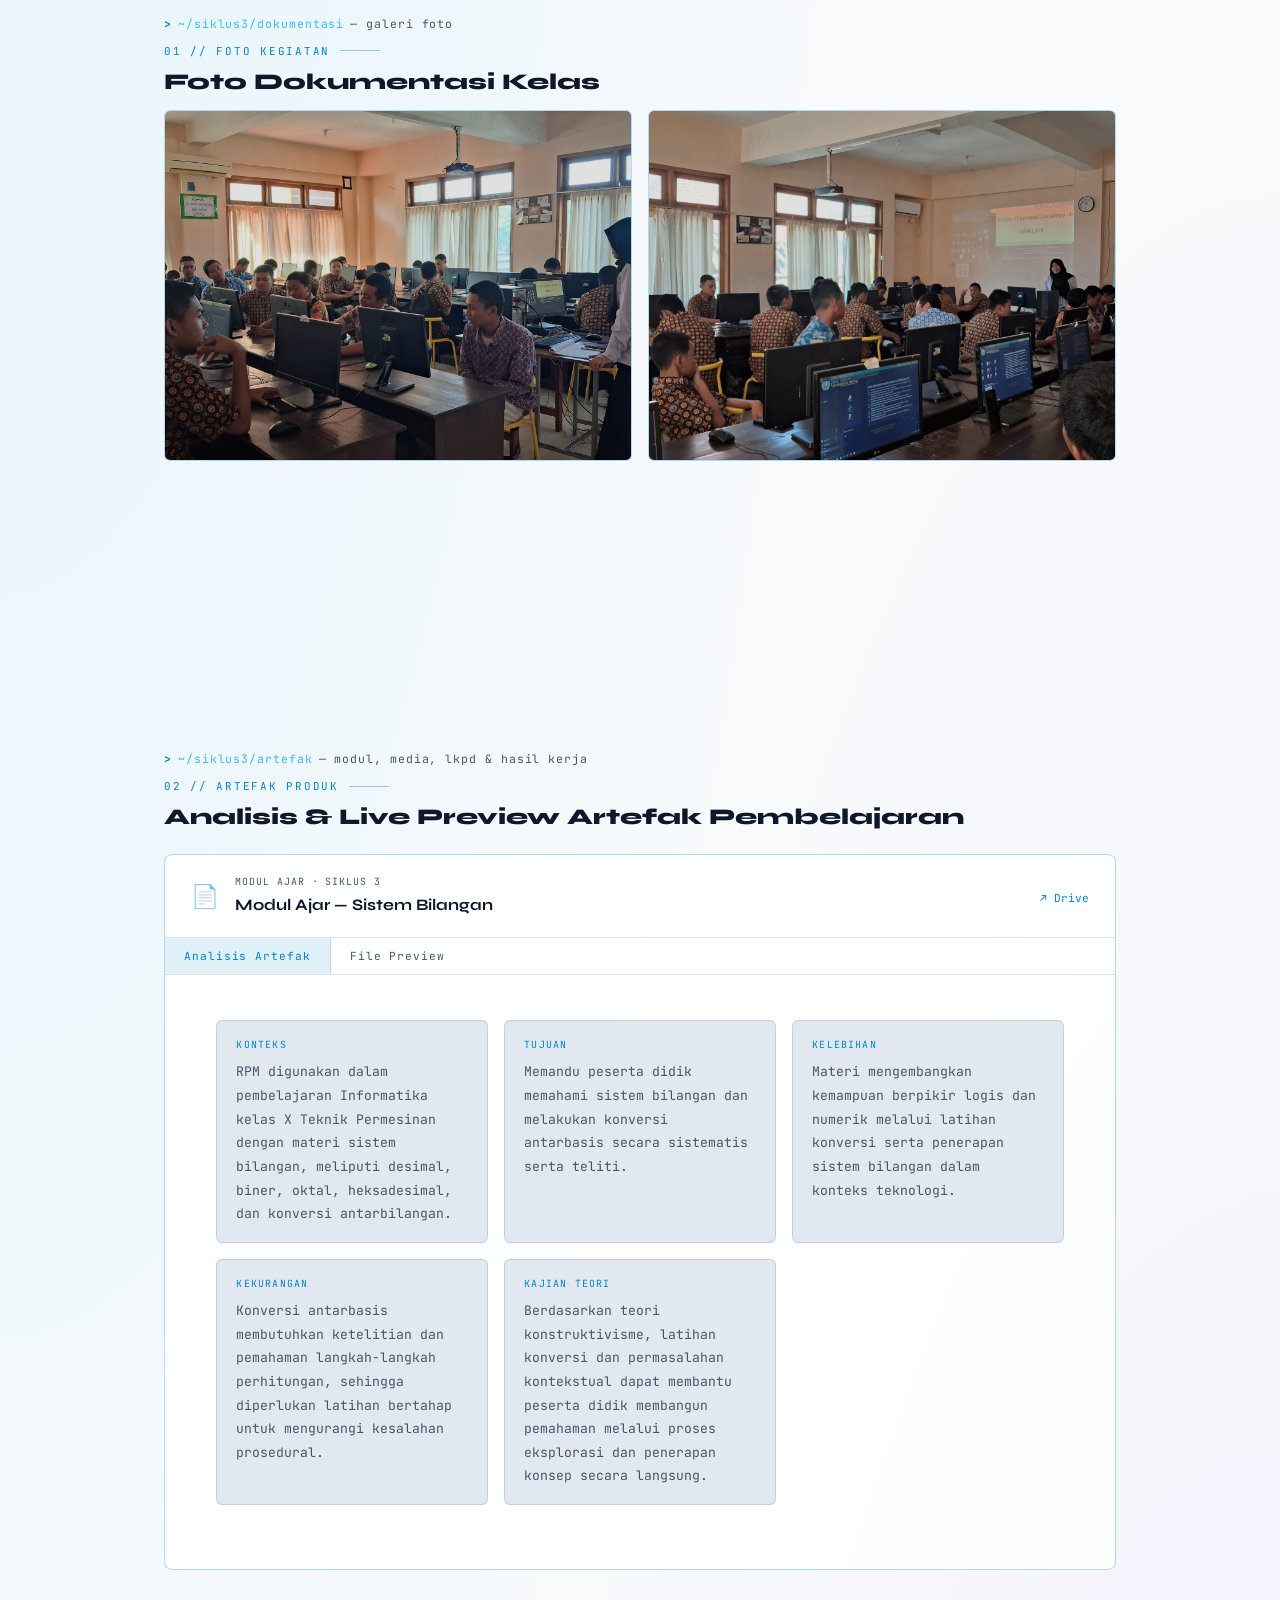
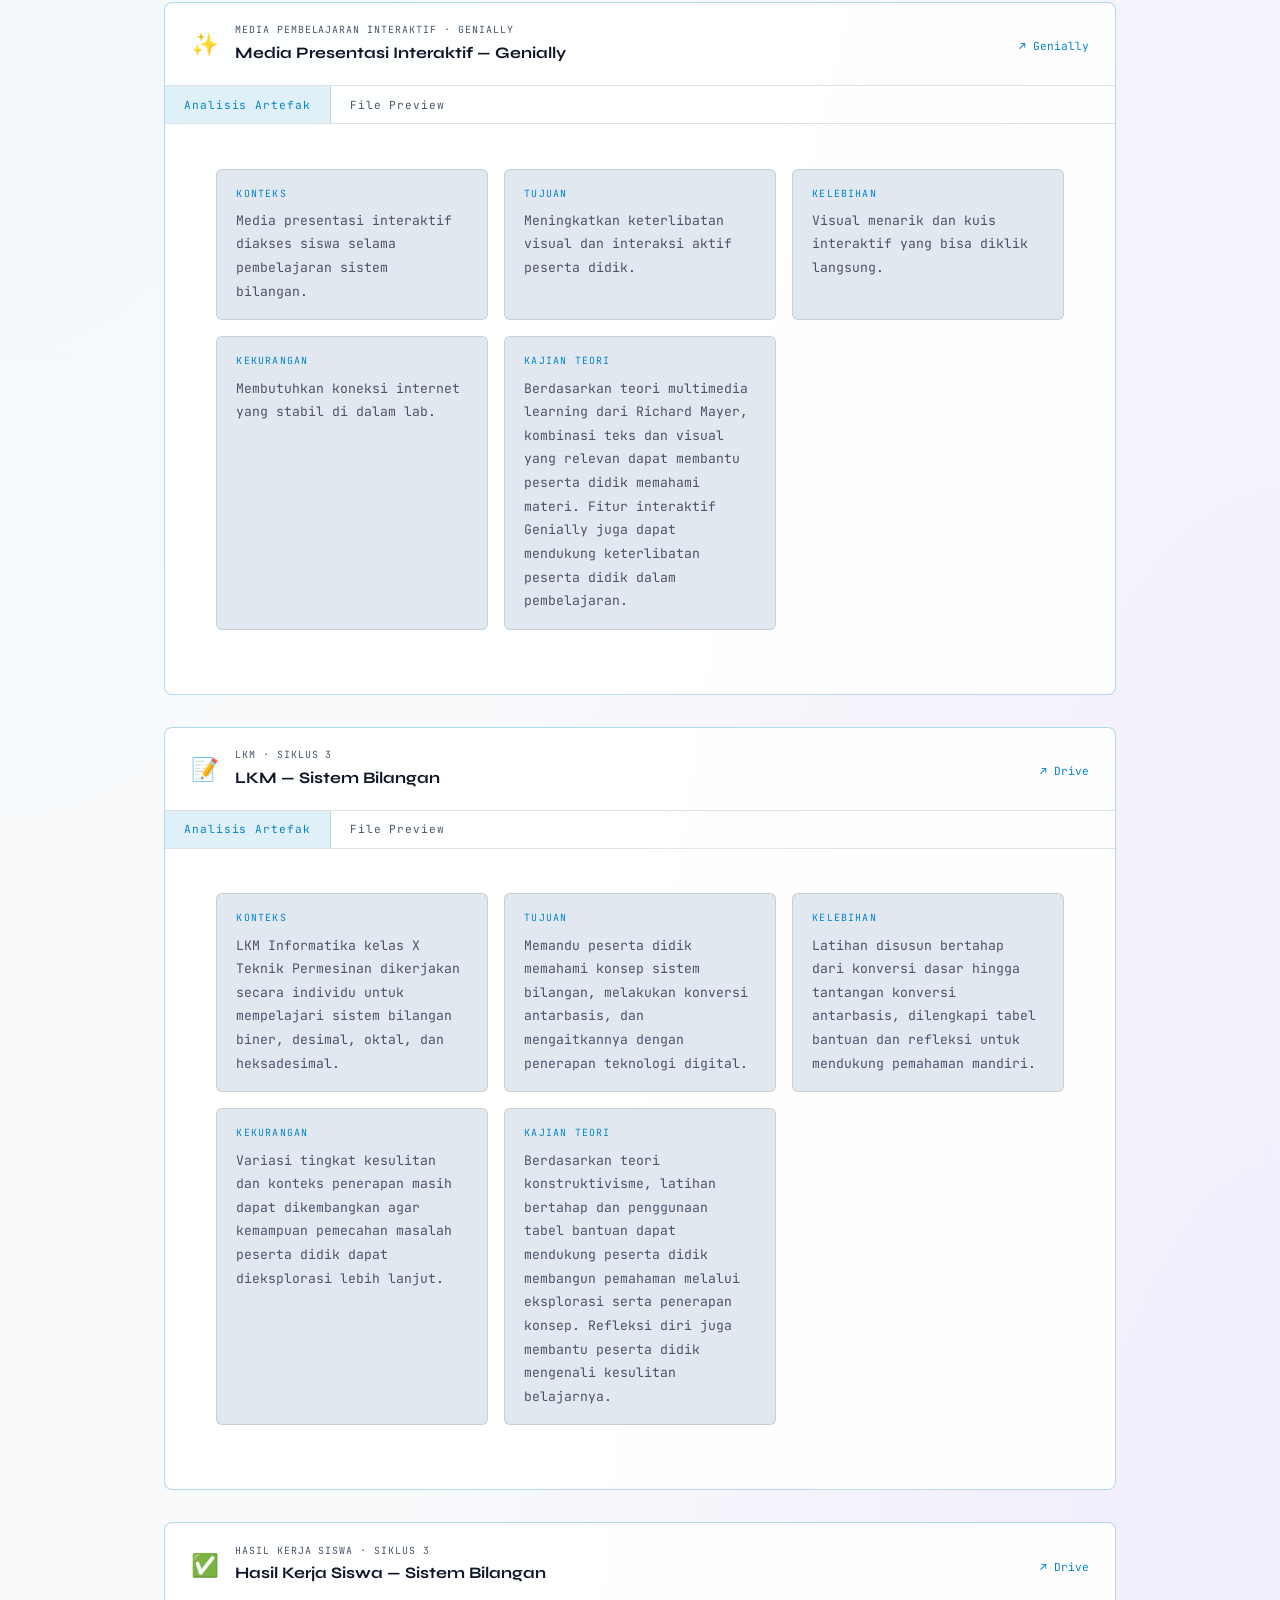
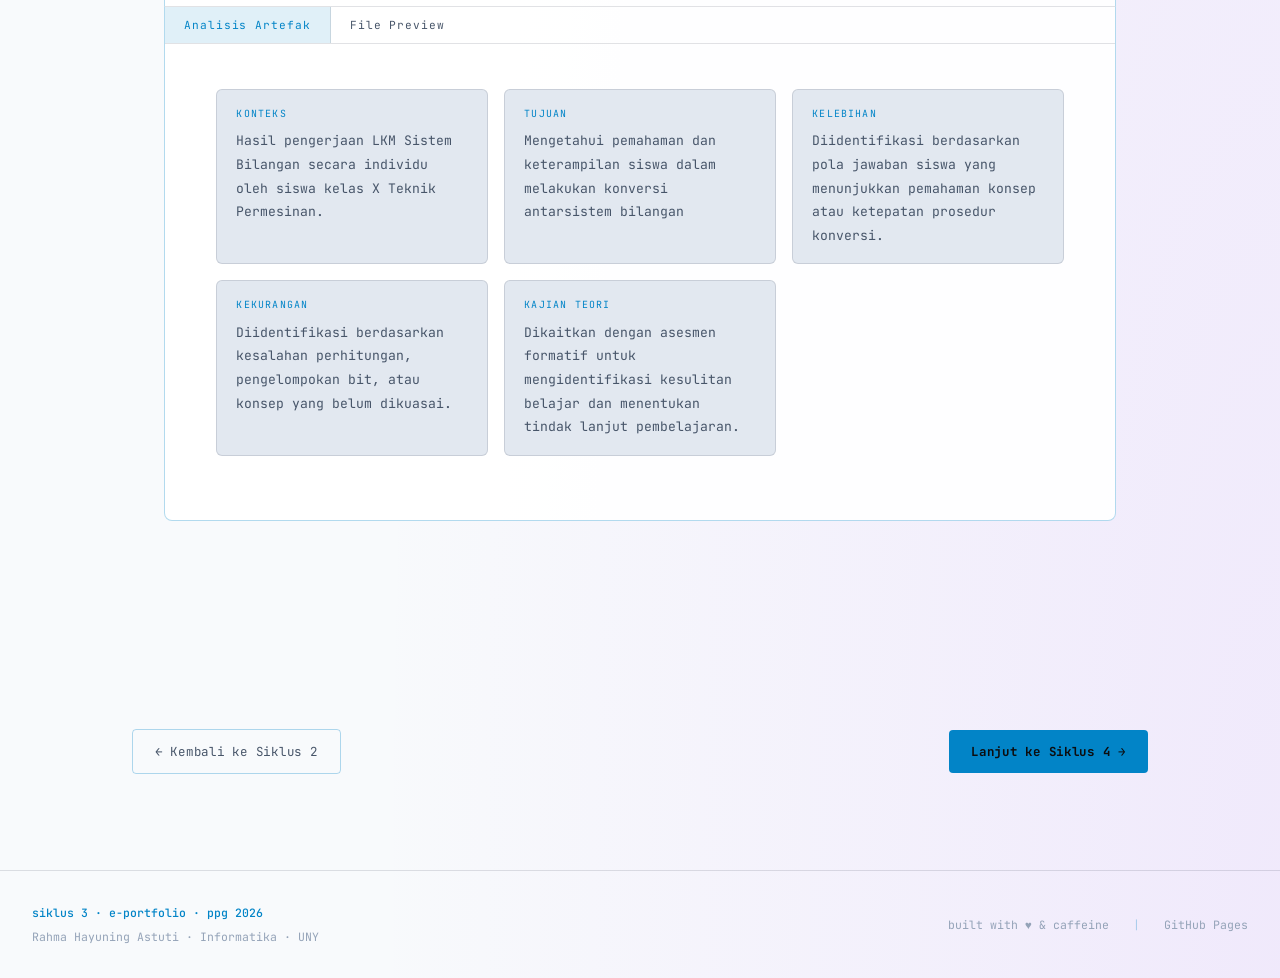
<file: siklus3.html>
<!DOCTYPE html>
<html lang="id">
<head>
<meta charset="UTF-8">
<meta name="viewport" content="width=device-width, initial-scale=1.0">
<title>Siklus 3 — Analisis Artefak &amp; Video Pembelajaran</title>
<link rel="stylesheet" href="shared.css">
</head>
<body data-page="siklus3">

<!-- GARIS PROGRESS SCROLL -->
<div class="scroll-progress" id="scroll-progress"></div>
<div class="grid-bg"></div>

<!-- NAVIGATION BAR -->
<nav>
  <div class="nav-logo">
    <span class="path">~/</span>e-portfolio
  </div>

  <div class="menu-toggle" id="menu-toggle">☰</div>

  <ul class="nav-links">
    <li><a href="index.html">← home</a></li>
    <li><a href="index.html#profil">profil</a></li>

    <!-- DROPDOWN SIKLUS -->
    <li class="nav-dropdown" id="nav-dropdown-siklus">
      <span class="nav-dropdown-toggle">siklus ▾</span>
      <div class="nav-dropdown-menu">
        <a href="terbimbing.html"><span class="dd-num">00</span> Terbimbing </a>
        <a href="siklus1.html"><span class="dd-num">01</span> Siklus 1</a>
        <a href="siklus2.html"><span class="dd-num">02</span> Siklus 2</a>
        <a href="siklus3.html" class="active"><span class="dd-num">03</span> Siklus 3</a>
        <a href="siklus4.html"><span class="dd-num">04</span> Siklus 4</a>
      </div>
    </li>

    <li><a href="refleksi.html">refleksi</a></li>
    <li><a href="index.html#kontak">kontak</a></li>
  </ul>

  <div class="nav-status">
    <div class="status-dot"></div>
    <span class="status-full">siklus 03 • PPG Prajabatan 2026</span>
    <span class="status-short">siklus 03</span>
  </div>
</nav>

<div class="page-wrap">

<!-- ================= HERO SIKLUS ================= -->
<section style="padding-top: 8rem; padding-bottom: 3rem;">
  <div style="display:inline-flex;align-items:center;gap:8px;font-size:0.7rem;color:var(--muted);border:1px solid var(--border2);padding:5px 14px;border-radius:3px;margin-bottom:1.5rem;letter-spacing:0.1em;">
    <span style="color:var(--amber)">#</span>analisis artefak &amp; video · ppl mandiri 2026
  </div>
  <h1 style="font-family:var(--sans);font-size:clamp(2rem,4vw,3rem);font-weight:800;line-height:1.1;margin-bottom:0.8rem;">
    <span style="color:var(--amber);">Siklus 3</span> —<br>Sistem Bilangan
  </h1>
  <p style="color:var(--muted);font-size:0.9rem;max-width:640px;line-height:1.8;margin-bottom:1.8rem;">
    <strong>Kelas:</strong> X Teknik Permesinan · <strong>Materi:</strong> Sistem Bilangan · <strong>Lokasi:</strong> SMK N 2 Depok Sleman<br>
    Setiap artefak dianalisis berdasarkan konteks, tujuan, kelebihan, kekurangan, dan kajian teori.
  </p>
  <div style="display:flex;gap:12px;flex-wrap:wrap;">
    <a href="index.html#artefak" class="btn-ghost">← Kembali ke Beranda</a>
    <a href="#video-pembelajaran" class="btn-primary">▶ Tonton Video Praktik</a>
    <a href="siklus4.html" class="btn-ghost">Lanjut ke Siklus 4 →</a>
  </div>
</section>

<div style="max-width: 1080px; margin: 0 auto; padding: 0 2rem 6rem;">

  <!-- ================= SECTION 01: VIDEO PEMBELAJARAN ================= -->
  <section id="video-pembelajaran" class="reveal" style="margin-bottom: 3.5rem;">
    <div class="prompt"><span class="prompt-path">~/siklus1/video</span> — rekaman praktik mengajar</div>
    <div class="sec-label">00 // video pembelajaran</div>
    <h2 style="font-size: 1.4rem; margin-bottom: 1rem;">Video Pelaksanaan Pembelajaran</h2>

    <div class="artefak-block" style="padding: 0; overflow: hidden; background: var(--bg2); border: 1px solid var(--border2); border-radius: 6px;">
      <!-- RESPONSIVE EMBED VIDEO (16:9) -->
      <div style="position: relative; padding-bottom: 56.25%; height: 0; overflow: hidden; background: #000;">
        <!-- Ganti LINK EMBED YOUTUBE atau DRIVE kamu di src -->
        <iframe
          src="https://www.youtube.com/embed/X81IDm_8bzs" 
          title="Video Pembelajaran Siklus 3"
          style="position: absolute; top: 0; left: 0; width: 100%; height: 100%; border: 0;"
          allow="accelerometer; autoplay; clipboard-write; encrypted-media; gyroscope; picture-in-picture"
          allowfullscreen>
        </iframe>
      </div>
      <div style="padding: 1.2rem; font-size: 0.8rem; color: var(--muted); display: flex; justify-content: space-between; align-items: center; flex-wrap: wrap; gap: 0.8rem;">
        <div>
          📌 <strong>Topik Video:</strong> Praktik Mengajar Siklus 3 — Sistem Bilangan untuk Siswa X Teknik Permesinan.
        </div>
        <a href="https://www.youtube.com/embed/X81IDm_8bzs" target="_blank" class="media-link">↗ Buka di Tab Baru</a>
      </div>
    </div>
  </section>

  <!-- ================= SECTION 02: DOKUMENTASI FOTO ================= -->
  <section class="reveal" style="margin-bottom: 3.5rem;">
    <div class="prompt"><span class="prompt-path">~/siklus3/dokumentasi</span> — galeri foto</div>
    <div class="sec-label">01 // foto kegiatan</div>
    <h2 style="font-size: 1.4rem; margin-bottom: 1rem;">Foto Dokumentasi Kelas</h2>

    <div class="galeri-siklus" style="display: grid; grid-template-columns: repeat(auto-fit, minmax(220px, 1fr)); gap: 1rem;">
      <a class="galeri-foto" target="_blank" style="aspect-ratio: 4/3; background: var(--bg2); border-radius: 6px; overflow: hidden; border: 1px solid var(--border2); display: block;">
        <img src="assets/siklus1.jpeg" alt="Dokumentasi Siklus 1" style="width:100%; height:100%; object-fit:cover;" onerror="this.parentElement.innerHTML='<div style=\'display:flex;height:100%;align-items:center;justify-content:center;font-size:0.75rem;color:var(--muted);\'>📷 Foto Kelas 1</div>'">
      </a>
      <a class="galeri-foto" target="_blank" style="aspect-ratio: 4/3; background: var(--bg2); border-radius: 6px; overflow: hidden; border: 1px solid var(--border2); display: block;">
        <img src="assets/siklus1_2.jpeg" alt="Dokumentasi Siklus 1" style="width:100%; height:100%; object-fit:cover;" onerror="this.parentElement.innerHTML='<div style=\'display:flex;height:100%;align-items:center;justify-content:center;font-size:0.75rem;color:var(--muted);\'>📷 Foto Praktik</div>'">
      </a>
    </div>
  </section>

  <!-- ================= SECTION 03: ARTEFAK PERANGKAT ================= -->
  <section class="reveal">
    <div class="prompt"><span class="prompt-path">~/siklus3/artefak</span> — modul, media, lkpd &amp; hasil kerja</div>
    <div class="sec-label">02 // artefak produk</div>
    <h2 style="font-size: 1.4rem; margin-bottom: 1.5rem;">Analisis &amp; Live Preview Artefak Pembelajaran</h2>

    <!-- 1. MODUL AJAR (PDF / GOOGLE DOCS) -->
    <div id="modul" class="artefak-block" style="margin-bottom: 2rem;">
      <div class="artefak-header">
        <div class="artefak-icon">📄</div>
        <div>
          <div class="artefak-type">modul ajar · siklus 3</div>
          <div class="artefak-title">Modul Ajar — Sistem Bilangan</div>
        </div>
        <a href="https://drive.google.com/file/d/18nrmstZ3WycKCwz6KLR1LBEilzreXZc4/view" target="_blank" class="media-link" style="margin-left:auto;">↗ Drive</a>
      </div>
      <div class="artefak-body">
        <div class="analisis-tabs">
          <button class="atab active" data-tab="lk4" onclick="switchTab('modul-s1','lk4')">Analisis Artefak</button>
          <button class="atab" data-tab="file" onclick="switchTab('modul-s1','file')">File Preview</button>
        </div>

        <div id="modul-s1">
          <!-- TAB ANALISIS -->
          <div class="analisis-panel panel-lk4 active">
            <div style="padding:1.4rem 1.6rem;">
              <div class="analisis-grid">
                <div class="analisis-card"><div class="analisis-card-label">Konteks</div><div class="analisis-card-text">RPM digunakan dalam pembelajaran Informatika kelas X Teknik Permesinan dengan materi sistem bilangan, meliputi desimal, biner, oktal, heksadesimal, dan konversi antarbilangan.</div></div>
                <div class="analisis-card"><div class="analisis-card-label">Tujuan</div><div class="analisis-card-text">Memandu peserta didik memahami sistem bilangan dan melakukan konversi antarbasis secara sistematis serta teliti.</div></div>
                <div class="analisis-card"><div class="analisis-card-label">Kelebihan</div><div class="analisis-card-text">Materi mengembangkan kemampuan berpikir logis dan numerik melalui latihan konversi serta penerapan sistem bilangan dalam konteks teknologi.</div></div>
                <div class="analisis-card"><div class="analisis-card-label">Kekurangan</div><div class="analisis-card-text">Konversi antarbasis membutuhkan ketelitian dan pemahaman langkah-langkah perhitungan, sehingga diperlukan latihan bertahap untuk mengurangi kesalahan prosedural.</div></div>
                <div class="analisis-card"><div class="analisis-card-label">Kajian Teori</div><div class="analisis-card-text">Berdasarkan teori konstruktivisme, latihan konversi dan permasalahan kontekstual dapat membantu peserta didik membangun pemahaman melalui proses eksplorasi dan penerapan konsep secara langsung.</div></div>
              </div>
            </div>
          </div>

          <!-- TAB FILE PREVIEW -->
          <div class="analisis-panel panel-file">
            <div style="padding:1.4rem 1.6rem;">
              <div style="position: relative; padding-bottom: 65%; height: 0; overflow: hidden; border-radius: 6px; border: 1px solid var(--border2); background: var(--bg3);">
                <iframe 
                  src="https://drive.google.com/file/d/18nrmstZ3WycKCwz6KLR1LBEilzreXZc4/preview" 
                  title="Preview Modul Ajar"
                  style="position: absolute; top: 0; left: 0; width: 100%; height: 100%; border: 0;" 
                  allowfullscreen>
                </iframe>
              </div>
              <div style="display: flex; justify-content: space-between; align-items: center; margin-top: 0.8rem; font-size: 0.75rem; color: var(--muted);">
                <span>💡 Kendala preview? Buka langsung di Google Drive:</span>
                <a href="https://drive.google.com/file/d/18nrmstZ3WycKCwz6KLR1LBEilzreXZc4/view" target="_blank" class="btn-primary" style="font-size: 0.7rem; padding: 4px 10px;">Buka di Tab Baru ↗</a>
              </div>
            </div>
          </div>
        </div>
      </div>
    </div>


    <!-- 2. MEDIA PEMBELAJARAN INTERAKTIF (GENIALLY) -->
    <div id="media-genially" class="artefak-block" style="margin-bottom: 2rem;">
      <div class="artefak-header">
        <div class="artefak-icon">✨</div>
        <div>
          <div class="artefak-type">media pembelajaran interaktif · genially</div>
          <div class="artefak-title">Media Presentasi Interaktif — Genially</div>
        </div>
        <a href="https://view.genially.com/6a8cf80c7209b13690e367b8" target="_blank" class="media-link" style="margin-left:auto;">↗ Genially</a>
      </div>
      <div class="artefak-body">
        <div class="analisis-tabs">
          <button class="atab active" data-tab="lk4" onclick="switchTab('genially-s1','lk4')">Analisis Artefak</button>
          <button class="atab" data-tab="file" onclick="switchTab('genially-s1','file')">File Preview</button>
        </div>

        <div id="genially-s1">
          <!-- TAB ANALISIS -->
          <div class="analisis-panel panel-lk4 active">
            <div style="padding:1.4rem 1.6rem;">
              <div class="analisis-grid">
                <div class="analisis-card"><div class="analisis-card-label">Konteks</div><div class="analisis-card-text">Media presentasi interaktif diakses siswa selama pembelajaran sistem bilangan.</div></div>
                <div class="analisis-card"><div class="analisis-card-label">Tujuan</div><div class="analisis-card-text">Meningkatkan keterlibatan visual dan interaksi aktif peserta didik.</div></div>
                <div class="analisis-card"><div class="analisis-card-label">Kelebihan</div><div class="analisis-card-text">Visual menarik dan kuis interaktif yang bisa diklik langsung.</div></div>
                <div class="analisis-card"><div class="analisis-card-label">Kekurangan</div><div class="analisis-card-text">Membutuhkan koneksi internet yang stabil di dalam lab.</div></div>
                <div class="analisis-card"><div class="analisis-card-label">Kajian Teori</div><div class="analisis-card-text">Berdasarkan teori multimedia learning dari Richard Mayer, kombinasi teks dan visual yang relevan dapat membantu peserta didik memahami materi. Fitur interaktif Genially juga dapat mendukung keterlibatan peserta didik dalam pembelajaran.</div></div>
              </div>
            </div>
          </div>

          <!-- TAB FILE PREVIEW -->
          <div class="analisis-panel panel-file">
            <div style="padding:1.4rem 1.6rem;">
              <div style="position: relative; padding-bottom: 56.25%; height: 0; overflow: hidden; border-radius: 6px; border: 1px solid var(--border2); background: #000;">
                <iframe 
                  src="https://view.genially.com/6a8cf80c7209b13690e367b8" 
                  title="Preview Genially"
                  style="position: absolute; top: 0; left: 0; width: 100%; height: 100%; border: 0;" 
                  allowfullscreen="true">
                </iframe>
              </div>
              <div style="display: flex; justify-content: space-between; align-items: center; margin-top: 0.8rem; font-size: 0.75rem; color: var(--muted);">
                <a href="https://view.genially.com/6a8cf80c7209b13690e367b8" target="_blank" class="btn-primary" style="font-size: 0.7rem; padding: 4px 10px;">Buka Genially ↗</a>
              </div>
            </div>
          </div>
        </div>
      </div>
    </div>


    <!-- 3. LKM -->
    <div id="lkpd" class="artefak-block" style="margin-bottom: 2rem;">
      <div class="artefak-header">
        <div class="artefak-icon">📝</div>
        <div>
          <div class="artefak-type">lkm · siklus 3</div>
          <div class="artefak-title">LKM — Sistem Bilangan</div>
        </div>
        <a href="https://drive.google.com/file/d/1pq8ukokKGQ_4_pwC4bARwt5y6V57BBw-/preview" class="media-link" style="margin-left:auto;">↗ Drive</a>
      </div>
      <div class="artefak-body">
        <div class="analisis-tabs">
          <button class="atab active" data-tab="lk4" onclick="switchTab('lkpd-s1','lk4')">Analisis Artefak</button>
          <button class="atab" data-tab="file" onclick="switchTab('lkpd-s1','file')">File Preview</button>
        </div>

        <div id="lkpd-s1">
          <!-- TAB ANALISIS -->
          <div class="analisis-panel panel-lk4 active">
            <div style="padding:1.4rem 1.6rem;">
              <div class="analisis-grid">
                <div class="analisis-card"><div class="analisis-card-label">Konteks</div><div class="analisis-card-text">LKM Informatika kelas X Teknik Permesinan dikerjakan secara individu untuk mempelajari sistem bilangan biner, desimal, oktal, dan heksadesimal.</div></div>
                <div class="analisis-card"><div class="analisis-card-label">Tujuan</div><div class="analisis-card-text">Memandu peserta didik memahami konsep sistem bilangan, melakukan konversi antarbasis, dan mengaitkannya dengan penerapan teknologi digital.</div></div>
                <div class="analisis-card"><div class="analisis-card-label">Kelebihan</div><div class="analisis-card-text">Latihan disusun bertahap dari konversi dasar hingga tantangan konversi antarbasis, dilengkapi tabel bantuan dan refleksi untuk mendukung pemahaman mandiri.</div></div>
                <div class="analisis-card"><div class="analisis-card-label">Kekurangan</div><div class="analisis-card-text">Variasi tingkat kesulitan dan konteks penerapan masih dapat dikembangkan agar kemampuan pemecahan masalah peserta didik dapat dieksplorasi lebih lanjut.</div></div>
                <div class="analisis-card"><div class="analisis-card-label">Kajian teori</div><div class="analisis-card-text">Berdasarkan teori konstruktivisme, latihan bertahap dan penggunaan tabel bantuan dapat mendukung peserta didik membangun pemahaman melalui eksplorasi serta penerapan konsep. Refleksi diri juga membantu peserta didik mengenali kesulitan belajarnya.</div></div>
              </div>
            </div>
          </div>

          <!-- TAB FILE PREVIEW -->
          <div class="analisis-panel panel-file">
            <div style="padding:1.4rem 1.6rem;">
              <div style="position: relative; padding-bottom: 56.25%; height: 0; overflow: hidden; border-radius: 6px; border: 1px solid var(--border2); background: var(--bg3);">
                <iframe 
                  src="https://drive.google.com/file/d/1pq8ukokKGQ_4_pwC4bARwt5y6V57BBw-/preview" 
                  title="Preview LKPD"
                  style="position: absolute; top: 0; left: 0; width: 100%; height: 100%; border: 0;" 
                  allowfullscreen>
                </iframe>
              </div>
            </div>
          </div>
        </div>
      </div>
    </div>


    <!-- 4. HASIL KERJA SISWA -->
    <div id="hasil" class="artefak-block">
      <div class="artefak-header">
        <div class="artefak-icon">✅</div>
        <div>
          <div class="artefak-type">hasil kerja siswa · siklus 3</div>
          <div class="artefak-title">Hasil Kerja Siswa — Sistem Bilangan</div>
        </div>
        <a href=https://docs.google.com/spreadsheets/d/1zFaAnZaSvMAbs6YcuXGDzNX3WL-oox86/view" target="_blank" class="media-link" style="margin-left:auto;">↗ Drive</a>
      </div>
      <div class="artefak-body">
        <div class="analisis-tabs">
          <button class="atab active" data-tab="lk4" onclick="switchTab('hasil-s1','lk4')">Analisis Artefak</button>
          <button class="atab" data-tab="file" onclick="switchTab('hasil-s1','file')">File Preview</button>
        </div>
        <div id="hasil-s1">
          <!-- TAB ANALISIS -->
          <div class="analisis-panel panel-lk4 active">
            <div style="padding:1.4rem 1.6rem;">
              <div class="analisis-grid">
                <div class="analisis-card"><div class="analisis-card-label">Konteks</div><div class="analisis-card-text">Hasil pengerjaan LKM Sistem Bilangan secara individu oleh siswa kelas X Teknik Permesinan.</div></div>
                <div class="analisis-card"><div class="analisis-card-label">Tujuan</div><div class="analisis-card-text">Mengetahui pemahaman dan keterampilan siswa dalam melakukan konversi antarsistem bilangan</div></div>
                <div class="analisis-card"><div class="analisis-card-label">Kelebihan</div><div class="analisis-card-text">Diidentifikasi berdasarkan pola jawaban siswa yang menunjukkan pemahaman konsep atau ketepatan prosedur konversi.</div></div>
                <div class="analisis-card"><div class="analisis-card-label">Kekurangan</div><div class="analisis-card-text">Diidentifikasi berdasarkan kesalahan perhitungan, pengelompokan bit, atau konsep yang belum dikuasai.</div></div>
                <div class="analisis-card"><div class="analisis-card-label">Kajian Teori</div><div class="analisis-card-text">Dikaitkan dengan asesmen formatif untuk mengidentifikasi kesulitan belajar dan menentukan tindak lanjut pembelajaran.</div></div>
              </div>
            </div>
          </div>
          
          <!-- TAB FILE PREVIEW (LIVE PREVIEW DRIVE) -->
          <div class="analisis-panel panel-file">
            <div style="padding:1.4rem 1.6rem;">
              <div style="position: relative; padding-bottom: 65%; height: 0; overflow: hidden; border-radius: 6px; border: 1px solid var(--border2); background: var(--bg3);">
                <iframe 
                  src="https://docs.google.com/spreadsheets/d/1zFaAnZaSvMAbs6YcuXGDzNX3WL-oox86/view" 
                  title="Preview Hasil Kerja Siswa"
                  style="position: absolute; top: 0; left: 0; width: 100%; height: 100%; border: 0;" 
                  allowfullscreen>
                </iframe>
              </div>
              <div style="display: flex; justify-content: space-between; align-items: center; margin-top: 0.8rem; font-size: 0.75rem; color: var(--muted);">
                <span>💡 Kendala preview? Buka langsung di Google Drive:</span>
                <a href="https://docs.google.com/spreadsheets/d/19PZi88LRBb56mfEXoTukVT6g7PIJKekL8YgdkYecQus/vieww" target="_blank" class="btn-primary" style="font-size: 0.7rem; padding: 4px 10px;">Buka di Tab Baru ↗</a>
              </div>
            </div>
          </div>

        </div>
      </div>
    </div>

  </section>

  <!-- NAVIGASI BOTTOM -->
  <div style="display:flex; justify-content:space-between; align-items:center; margin-top: 4rem; flex-wrap: wrap; gap: 1rem;">
    <a href="siklus2.html" class="btn-ghost">← Kembali ke Siklus 2</a>
    <a href="siklus4.html" class="btn-primary">Lanjut ke Siklus 4 →</a>
  </div>

</div>

<!-- FOOTER -->
<footer>
  <div>
    <div class="footer-logo">siklus 3 · e-portfolio · ppg 2026</div>
    <div style="margin-top:4px;">Rahma Hayuning Astuti · Informatika · UNY</div>
  </div>
  <div class="footer-r">
    <span>built with ♥ &amp; caffeine</span>
    <span style="color:var(--border2);">|</span>
    <span>GitHub Pages</span>
  </div>
</footer>

</div> <!-- END PAGE-WRAP -->

<!-- FLOATING DOCK -->
<div class="floating-dock">
  <a href="index.html#home" title="Home">🏠</a>
  <a href="index.html#profil" title="Profil">👤</a>
  <a href="index.html#artefak" title="Artefak">📁</a>
  <a href="index.html#lampiran" title="Lampiran GP">📜</a>
  <a href="index.html#model-guru" title="Model Guru">🎯</a>
  <a href="index.html#dokumentasi" title="Dokumentasi">📷</a>
  <a href="refleksi.html" title="Refleksi">🧠</a>
  <a href="index.html#kontak" title="Kontak">✉️</a>
  <a href="javascript:void(0)" id="theme-toggle" title="Ganti Tema">🌙</a>
</div>

<div class="toast-msg" id="toast">📋 Email tersalin ke clipboard!</div>

<script src="shared.js"></script>
</body>
</html>
</file>
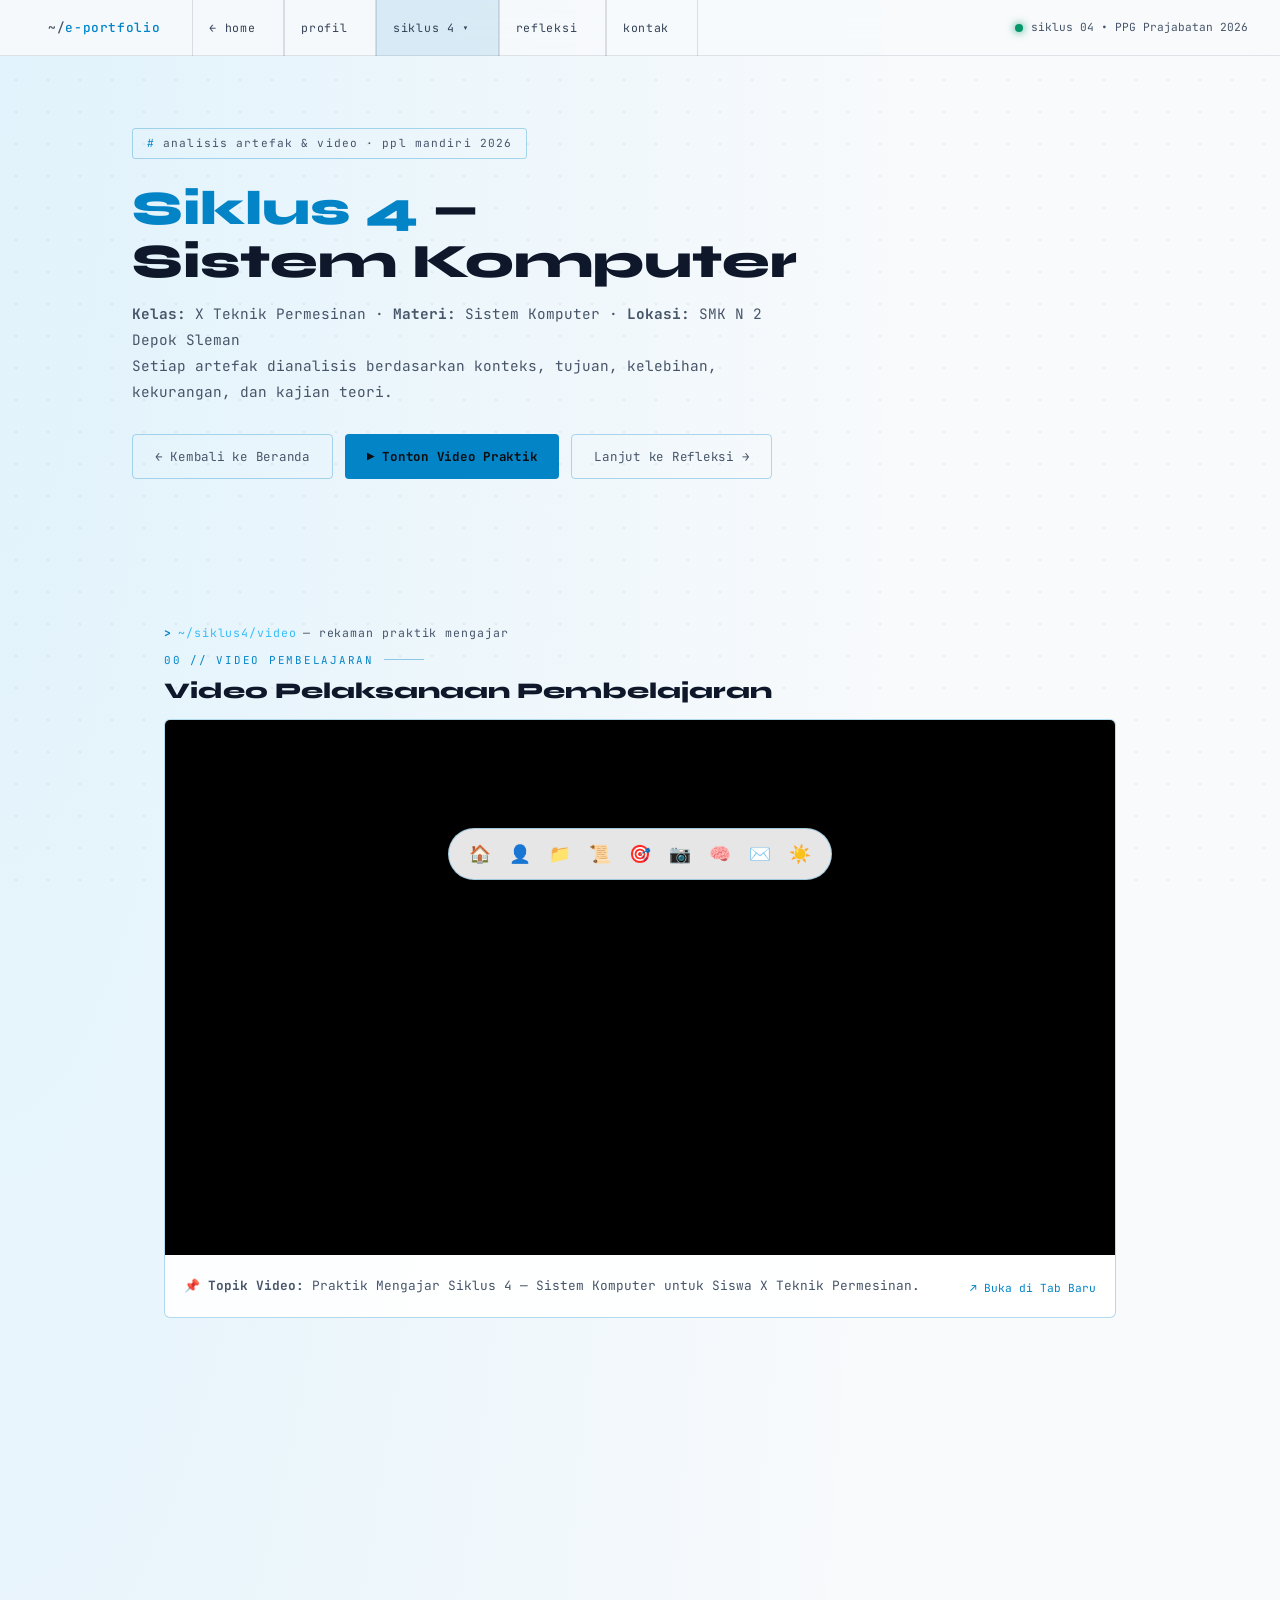
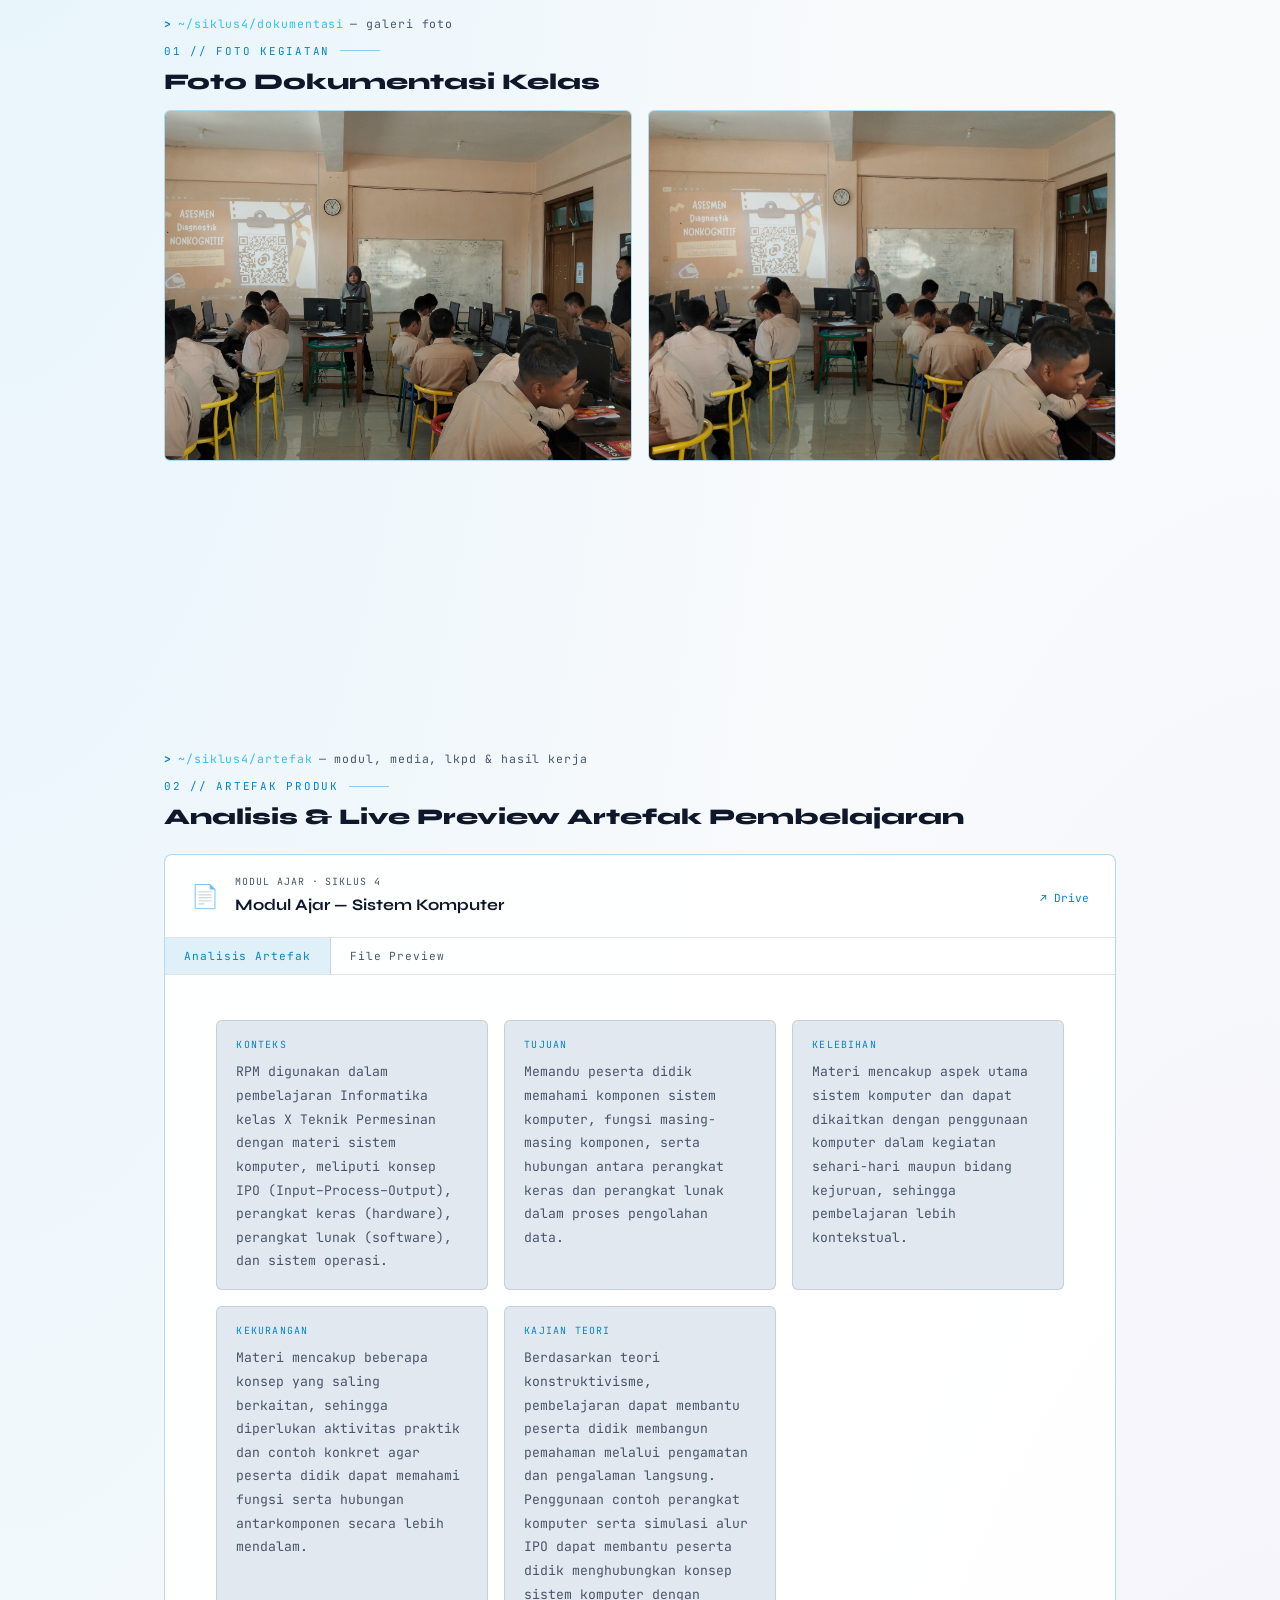
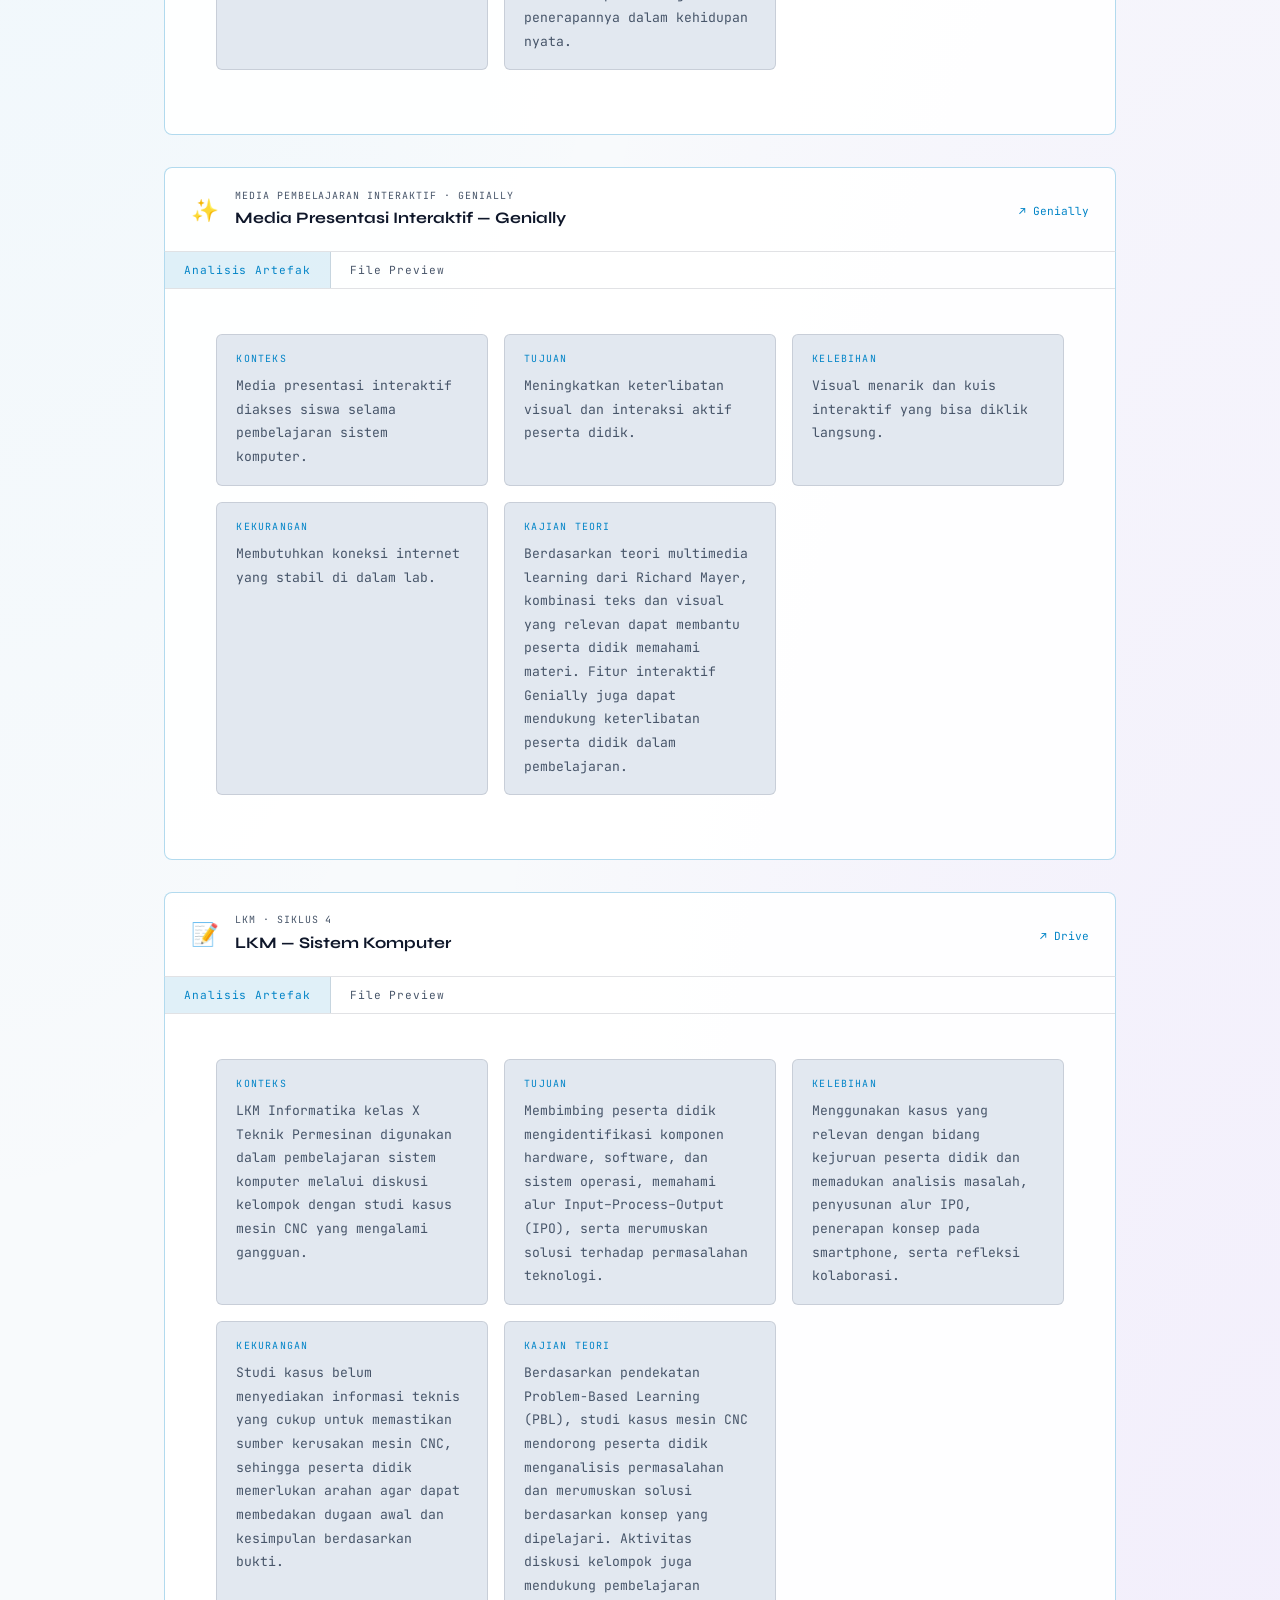
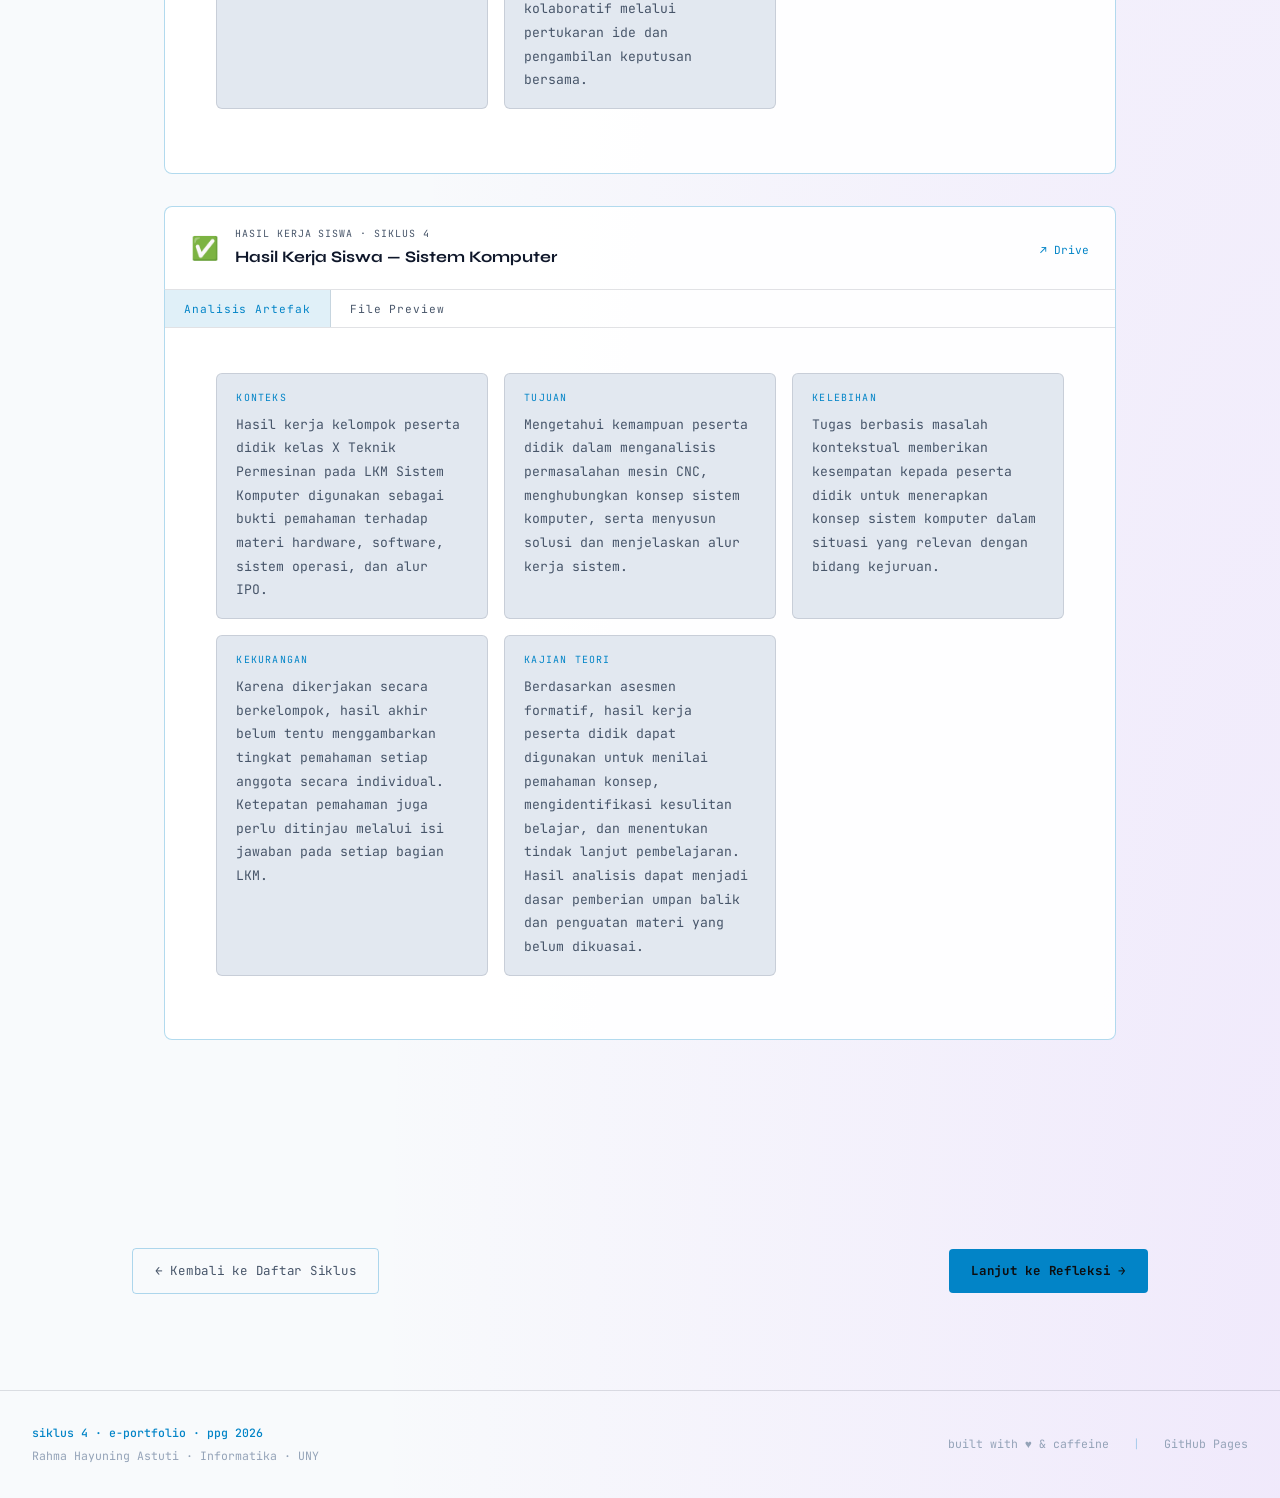
<file: siklus4.html>
<!DOCTYPE html>
<html lang="id">
<head>
<meta charset="UTF-8">
<meta name="viewport" content="width=device-width, initial-scale=1.0">
<title>Siklus 4 — Analisis Artefak &amp; Video Pembelajaran</title>
<link rel="stylesheet" href="shared.css">
</head>
<body data-page="siklus4">

<!-- GARIS PROGRESS SCROLL -->
<div class="scroll-progress" id="scroll-progress"></div>
<div class="grid-bg"></div>

<!-- NAVIGATION BAR -->
<nav>
  <div class="nav-logo">
    <span class="path">~/</span>e-portfolio
  </div>

  <div class="menu-toggle" id="menu-toggle">☰</div>

  <ul class="nav-links">
    <li><a href="index.html">← home</a></li>
    <li><a href="index.html#profil">profil</a></li>

    <!-- DROPDOWN SIKLUS -->
    <li class="nav-dropdown" id="nav-dropdown-siklus">
      <span class="nav-dropdown-toggle">siklus ▾</span>
      <div class="nav-dropdown-menu">
        <a href="terbimbing.html"><span class="dd-num">00</span>Terbimbing</a>
        <a href="siklus1.html"><span class="dd-num">01</span> Siklus 1</a>
        <a href="siklus2.html"><span class="dd-num">02</span> Siklus 2</a>
        <a href="siklus3.html"><span class="dd-num">03</span> Siklus 3</a>
        <a href="siklus4.html" class="active"><span class="dd-num">04</span> Siklus 4</a>
      </div>
    </li>

    <li><a href="refleksi.html">refleksi</a></li>
    <li><a href="index.html#kontak">kontak</a></li>
  </ul>

  <div class="nav-status">
    <div class="status-dot"></div>
    <span class="status-full">siklus 04 • PPG Prajabatan 2026</span>
    <span class="status-short">siklus 04 </span>
  </div>
</nav>

<div class="page-wrap">

<!-- ================= HERO SIKLUS ================= -->
<section style="padding-top: 8rem; padding-bottom: 3rem;">
  <div style="display:inline-flex;align-items:center;gap:8px;font-size:0.7rem;color:var(--muted);border:1px solid var(--border2);padding:5px 14px;border-radius:3px;margin-bottom:1.5rem;letter-spacing:0.1em;">
    <span style="color:var(--amber)">#</span>analisis artefak &amp; video · ppl mandiri 2026
  </div>
  <h1 style="font-family:var(--sans);font-size:clamp(2rem,4vw,3rem);font-weight:800;line-height:1.1;margin-bottom:0.8rem;">
    <span style="color:var(--amber);">Siklus 4</span> —<br>Sistem Komputer
  </h1>
  <p style="color:var(--muted);font-size:0.9rem;max-width:640px;line-height:1.8;margin-bottom:1.8rem;">
    <strong>Kelas:</strong> X Teknik Permesinan · <strong>Materi:</strong> Sistem Komputer · <strong>Lokasi:</strong> SMK N 2 Depok Sleman<br>
    Setiap artefak dianalisis berdasarkan konteks, tujuan, kelebihan, kekurangan, dan kajian teori.
  </p>
  <div style="display:flex;gap:12px;flex-wrap:wrap;">
    <a href="index.html#artefak" class="btn-ghost">← Kembali ke Beranda</a>
    <a href="#video-pembelajaran" class="btn-primary">▶ Tonton Video Praktik</a>
    <a href="refleksi.html" class="btn-ghost">Lanjut ke Refleksi →</a>
  </div>
</section>

<div style="max-width: 1080px; margin: 0 auto; padding: 0 2rem 6rem;">

  <!-- ================= SECTION 01: VIDEO PEMBELAJARAN ================= -->
  <section id="video-pembelajaran" class="reveal" style="margin-bottom: 3.5rem;">
    <div class="prompt"><span class="prompt-path">~/siklus4/video</span> — rekaman praktik mengajar</div>
    <div class="sec-label">00 // video pembelajaran</div>
    <h2 style="font-size: 1.4rem; margin-bottom: 1rem;">Video Pelaksanaan Pembelajaran</h2>

    <div class="artefak-block" style="padding: 0; overflow: hidden; background: var(--bg2); border: 1px solid var(--border2); border-radius: 6px;">
      <!-- RESPONSIVE EMBED VIDEO (16:9) -->
      <div style="position: relative; padding-bottom: 56.25%; height: 0; overflow: hidden; background: #000;">
        <!-- Ganti LINK EMBED YOUTUBE atau DRIVE kamu di src -->
        <iframe
          src="https://www.youtube.com/embed/3kQy-F5l2pg" 
          title="Video Pembelajaran Siklus 4"
          style="position: absolute; top: 0; left: 0; width: 100%; height: 100%; border: 0;"
          allow="accelerometer; autoplay; clipboard-write; encrypted-media; gyroscope; picture-in-picture"
          allowfullscreen>
        </iframe>
      </div>
      <div style="padding: 1.2rem; font-size: 0.8rem; color: var(--muted); display: flex; justify-content: space-between; align-items: center; flex-wrap: wrap; gap: 0.8rem;">
        <div>
          📌 <strong>Topik Video:</strong> Praktik Mengajar Siklus 4 — Sistem Komputer untuk Siswa X Teknik Permesinan.
        </div>
        <a href="https://www.youtube.com/embed/3kQy-F5l2pg" target="_blank" class="media-link">↗ Buka di Tab Baru</a>
      </div>
    </div>
  </section>

  <!-- ================= SECTION 02: DOKUMENTASI FOTO ================= -->
  <section class="reveal" style="margin-bottom: 3.5rem;">
    <div class="prompt"><span class="prompt-path">~/siklus4/dokumentasi</span> — galeri foto</div>
    <div class="sec-label">01 // foto kegiatan</div>
    <h2 style="font-size: 1.4rem; margin-bottom: 1rem;">Foto Dokumentasi Kelas</h2>

    <div class="galeri-siklus" style="display: grid; grid-template-columns: repeat(auto-fit, minmax(220px, 1fr)); gap: 1rem;">
      <a class="galeri-foto" target="_blank" style="aspect-ratio: 4/3; background: var(--bg2); border-radius: 6px; overflow: hidden; border: 1px solid var(--border2); display: block;">
        <img src="assets/terbimbing.jpeg" alt="Dokumentasi Siklus 1" style="width:100%; height:100%; object-fit:cover;" onerror="this.parentElement.innerHTML='<div style=\'display:flex;height:100%;align-items:center;justify-content:center;font-size:0.75rem;color:var(--muted);\'>📷 Foto Kelas 1</div>'">
      </a>
      <a class="galeri-foto" target="_blank" style="aspect-ratio: 4/3; background: var(--bg2); border-radius: 6px; overflow: hidden; border: 1px solid var(--border2); display: block;">
        <img src="assets/terbimbing_1.jpeg" alt="Dokumentasi Siklus 1" style="width:100%; height:100%; object-fit:cover;" onerror="this.parentElement.innerHTML='<div style=\'display:flex;height:100%;align-items:center;justify-content:center;font-size:0.75rem;color:var(--muted);\'>📷 Foto Praktik</div>'">
      </a>
    </div>
  </section>

  <!-- ================= SECTION 03: ARTEFAK PERANGKAT ================= -->
  <section class="reveal">
    <div class="prompt"><span class="prompt-path">~/siklus4/artefak</span> — modul, media, lkpd &amp; hasil kerja</div>
    <div class="sec-label">02 // artefak produk</div>
    <h2 style="font-size: 1.4rem; margin-bottom: 1.5rem;">Analisis &amp; Live Preview Artefak Pembelajaran</h2>

    <!-- 1. MODUL AJAR (PDF / GOOGLE DOCS) -->
    <div id="modul" class="artefak-block" style="margin-bottom: 2rem;">
      <div class="artefak-header">
        <div class="artefak-icon">📄</div>
        <div>
          <div class="artefak-type">modul ajar · siklus 4</div>
          <div class="artefak-title">Modul Ajar — Sistem Komputer</div>
        </div>
        <a href="https://drive.google.com/file/d/1zYiK60Ekno79AXnujtQpT3CUfJjiHX6o/view" target="_blank" class="media-link" style="margin-left:auto;">↗ Drive</a>
      </div>
      <div class="artefak-body">
        <div class="analisis-tabs">
          <button class="atab active" data-tab="lk4" onclick="switchTab('modul-s1','lk4')">Analisis Artefak</button>
          <button class="atab" data-tab="file" onclick="switchTab('modul-s1','file')">File Preview</button>
        </div>

        <div id="modul-s1">
          <!-- TAB ANALISIS -->
          <div class="analisis-panel panel-lk4 active">
            <div style="padding:1.4rem 1.6rem;">
              <div class="analisis-grid">
                <div class="analisis-card"><div class="analisis-card-label">Konteks</div><div class="analisis-card-text">RPM digunakan dalam pembelajaran Informatika kelas X Teknik Permesinan dengan materi sistem komputer, meliputi konsep IPO (Input–Process–Output), perangkat keras (hardware), perangkat lunak (software), dan sistem operasi.</div></div>
                <div class="analisis-card"><div class="analisis-card-label">Tujuan</div><div class="analisis-card-text">Memandu peserta didik memahami komponen sistem komputer, fungsi masing-masing komponen, serta hubungan antara perangkat keras dan perangkat lunak dalam proses pengolahan data.</div></div>
                <div class="analisis-card"><div class="analisis-card-label">Kelebihan</div><div class="analisis-card-text">Materi mencakup aspek utama sistem komputer dan dapat dikaitkan dengan penggunaan komputer dalam kegiatan sehari-hari maupun bidang kejuruan, sehingga pembelajaran lebih kontekstual.</div></div>
                <div class="analisis-card"><div class="analisis-card-label">Kekurangan</div><div class="analisis-card-text">Materi mencakup beberapa konsep yang saling berkaitan, sehingga diperlukan aktivitas praktik dan contoh konkret agar peserta didik dapat memahami fungsi serta hubungan antarkomponen secara lebih mendalam.</div></div>
                <div class="analisis-card"><div class="analisis-card-label">Kajian Teori</div><div class="analisis-card-text">Berdasarkan teori konstruktivisme, pembelajaran dapat membantu peserta didik membangun pemahaman melalui pengamatan dan pengalaman langsung. Penggunaan contoh perangkat komputer serta simulasi alur IPO dapat membantu peserta didik menghubungkan konsep sistem komputer dengan penerapannya dalam kehidupan nyata.</div></div>
              </div>
            </div>
          </div>

          <!-- TAB FILE PREVIEW -->
          <div class="analisis-panel panel-file">
            <div style="padding:1.4rem 1.6rem;">
              <div style="position: relative; padding-bottom: 65%; height: 0; overflow: hidden; border-radius: 6px; border: 1px solid var(--border2); background: var(--bg3);">
                <iframe 
                  src="https://drive.google.com/file/d/1zYiK60Ekno79AXnujtQpT3CUfJjiHX6o/preview" 
                  title="Preview Modul Ajar"
                  style="position: absolute; top: 0; left: 0; width: 100%; height: 100%; border: 0;" 
                  allowfullscreen>
                </iframe>
              </div>
              <div style="display: flex; justify-content: space-between; align-items: center; margin-top: 0.8rem; font-size: 0.75rem; color: var(--muted);">
                <span>💡 Kendala preview? Buka langsung di Google Drive:</span>
                <a href="https://drive.google.com/file/d/1zYiK60Ekno79AXnujtQpT3CUfJjiHX6o/view" target="_blank" class="btn-primary" style="font-size: 0.7rem; padding: 4px 10px;">Buka di Tab Baru ↗</a>
              </div>
            </div>
          </div>
        </div>
      </div>
    </div>


    <!-- 2. MEDIA PEMBELAJARAN INTERAKTIF (GENIALLY) -->
    <div id="media-genially" class="artefak-block" style="margin-bottom: 2rem;">
      <div class="artefak-header">
        <div class="artefak-icon">✨</div>
        <div>
          <div class="artefak-type">media pembelajaran interaktif · genially</div>
          <div class="artefak-title">Media Presentasi Interaktif — Genially</div>
        </div>
        <a href="https://view.genially.com/6a8f8e3d4ada9d1395200556" target="_blank" class="media-link" style="margin-left:auto;">↗ Genially</a>
      </div>
      <div class="artefak-body">
        <div class="analisis-tabs">
          <button class="atab active" data-tab="lk4" onclick="switchTab('genially-s1','lk4')">Analisis Artefak</button>
          <button class="atab" data-tab="file" onclick="switchTab('genially-s1','file')">File Preview</button>
        </div>

        <div id="genially-s1">
          <!-- TAB ANALISIS -->
          <div class="analisis-panel panel-lk4 active">
            <div style="padding:1.4rem 1.6rem;">
              <div class="analisis-grid">
                <div class="analisis-card"><div class="analisis-card-label">Konteks</div><div class="analisis-card-text">Media presentasi interaktif diakses siswa selama pembelajaran sistem komputer.</div></div>
                <div class="analisis-card"><div class="analisis-card-label">Tujuan</div><div class="analisis-card-text">Meningkatkan keterlibatan visual dan interaksi aktif peserta didik.</div></div>
                <div class="analisis-card"><div class="analisis-card-label">Kelebihan</div><div class="analisis-card-text">Visual menarik dan kuis interaktif yang bisa diklik langsung.</div></div>
                <div class="analisis-card"><div class="analisis-card-label">Kekurangan</div><div class="analisis-card-text">Membutuhkan koneksi internet yang stabil di dalam lab.</div></div>
                <div class="analisis-card"><div class="analisis-card-label">Kajian Teori</div><div class="analisis-card-text">Berdasarkan teori multimedia learning dari Richard Mayer, kombinasi teks dan visual yang relevan dapat membantu peserta didik memahami materi. Fitur interaktif Genially juga dapat mendukung keterlibatan peserta didik dalam pembelajaran.</div></div>
              </div>
            </div>
          </div>

          <!-- TAB FILE PREVIEW -->
          <div class="analisis-panel panel-file">
            <div style="padding:1.4rem 1.6rem;">
              <div style="position: relative; padding-bottom: 56.25%; height: 0; overflow: hidden; border-radius: 6px; border: 1px solid var(--border2); background: #000;">
                <iframe 
                  src="https://view.genially.com/6a8f8e3d4ada9d1395200556" 
                  title="Preview Genially"
                  style="position: absolute; top: 0; left: 0; width: 100%; height: 100%; border: 0;" 
                  allowfullscreen="true">
                </iframe>
              </div>
              <div style="display: flex; justify-content: space-between; align-items: center; margin-top: 0.8rem; font-size: 0.75rem; color: var(--muted);">
                <a href="https://view.genially.com/6a8f8e3d4ada9d1395200556" target="_blank" class="btn-primary" style="font-size: 0.7rem; padding: 4px 10px;">Buka Genially ↗</a>
              </div>
            </div>
          </div>
        </div>
      </div>
    </div>


    <!-- 3. LKM -->
    <div id="lkpd" class="artefak-block" style="margin-bottom: 2rem;">
      <div class="artefak-header">
        <div class="artefak-icon">📝</div>
        <div>
          <div class="artefak-type">lkm · siklus 4</div>
          <div class="artefak-title">LKM — Sistem Komputer</div>
        </div>
        <a href="https://docs.google.com/document/d/1F3GikZcqCAVfzNMosAes5ktYRK4cScu3/view"  target="_blank" class="media-link" style="margin-left:auto;">↗ Drive</a>
      </div>
      <div class="artefak-body">
        <div class="analisis-tabs">
          <button class="atab active" data-tab="lk4" onclick="switchTab('lkpd-s1','lk4')">Analisis Artefak</button>
          <button class="atab" data-tab="file" onclick="switchTab('lkpd-s1','file')">File Preview</button>
        </div>

        <div id="lkpd-s1">
          <!-- TAB ANALISIS -->
          <div class="analisis-panel panel-lk4 active">
            <div style="padding:1.4rem 1.6rem;">
              <div class="analisis-grid">
                <div class="analisis-card"><div class="analisis-card-label">Konteks</div><div class="analisis-card-text">LKM Informatika kelas X Teknik Permesinan digunakan dalam pembelajaran sistem komputer melalui diskusi kelompok dengan studi kasus mesin CNC yang mengalami gangguan.</div></div>
                <div class="analisis-card"><div class="analisis-card-label">Tujuan</div><div class="analisis-card-text">Membimbing peserta didik mengidentifikasi komponen hardware, software, dan sistem operasi, memahami alur Input–Process–Output (IPO), serta merumuskan solusi terhadap permasalahan teknologi.</div></div>
                <div class="analisis-card"><div class="analisis-card-label">Kelebihan</div><div class="analisis-card-text">Menggunakan kasus yang relevan dengan bidang kejuruan peserta didik dan memadukan analisis masalah, penyusunan alur IPO, penerapan konsep pada smartphone, serta refleksi kolaborasi.</div></div>
                <div class="analisis-card"><div class="analisis-card-label">Kekurangan</div><div class="analisis-card-text">Studi kasus belum menyediakan informasi teknis yang cukup untuk memastikan sumber kerusakan mesin CNC, sehingga peserta didik memerlukan arahan agar dapat membedakan dugaan awal dan kesimpulan berdasarkan bukti.</div></div>
                <div class="analisis-card"><div class="analisis-card-label">Kajian teori</div><div class="analisis-card-text">Berdasarkan pendekatan Problem-Based Learning (PBL), studi kasus mesin CNC mendorong peserta didik menganalisis permasalahan dan merumuskan solusi berdasarkan konsep yang dipelajari. Aktivitas diskusi kelompok juga mendukung pembelajaran kolaboratif melalui pertukaran ide dan pengambilan keputusan bersama.</div></div>
              </div>
            </div>
          </div>

          <!-- TAB FILE PREVIEW -->
          <div class="analisis-panel panel-file">
            <div style="padding:1.4rem 1.6rem;">
              <div style="position: relative; padding-bottom: 56.25%; height: 0; overflow: hidden; border-radius: 6px; border: 1px solid var(--border2); background: var(--bg3);">
                <iframe 
                  src="https://docs.google.com/document/d/1F3GikZcqCAVfzNMosAes5ktYRK4cScu3/view" 
                  title="Preview LKPD"
                  style="position: absolute; top: 0; left: 0; width: 100%; height: 100%; border: 0;" 
                  allowfullscreen>
                </iframe>
              </div>
            </div>
          </div>
        </div>
      </div>
    </div>


    <!-- 4. HASIL KERJA SISWA -->
    <div id="hasil" class="artefak-block">
      <div class="artefak-header">
        <div class="artefak-icon">✅</div>
        <div>
          <div class="artefak-type">hasil kerja siswa · siklus 4</div>
          <div class="artefak-title">Hasil Kerja Siswa — Sistem Komputer</div>
        </div>
        <a href="https://docs.google.com/spreadsheets/d/1gUgvzqO3QHJSD7mHXjsf4Azvob_m9lot8AXo0j1cvsc/view" target="_blank" class="media-link" style="margin-left:auto;">↗ Drive</a>
      </div>
      <div class="artefak-body">
        <div class="analisis-tabs">
          <button class="atab active" data-tab="lk4" onclick="switchTab('hasil-s1','lk4')">Analisis Artefak</button>
          <button class="atab" data-tab="file" onclick="switchTab('hasil-s1','file')">File Preview</button>
        </div>
        <div id="hasil-s1">
          <!-- TAB ANALISIS -->
          <div class="analisis-panel panel-lk4 active">
            <div style="padding:1.4rem 1.6rem;">
              <div class="analisis-grid">
                <div class="analisis-card"><div class="analisis-card-label">Konteks</div><div class="analisis-card-text">Hasil kerja kelompok peserta didik kelas X Teknik Permesinan pada LKM Sistem Komputer digunakan sebagai bukti pemahaman terhadap materi hardware, software, sistem operasi, dan alur IPO.</div></div>
                <div class="analisis-card"><div class="analisis-card-label">Tujuan</div><div class="analisis-card-text">Mengetahui kemampuan peserta didik dalam menganalisis permasalahan mesin CNC, menghubungkan konsep sistem komputer, serta menyusun solusi dan menjelaskan alur kerja sistem.</div></div>
                <div class="analisis-card"><div class="analisis-card-label">Kelebihan</div><div class="analisis-card-text">Tugas berbasis masalah kontekstual memberikan kesempatan kepada peserta didik untuk menerapkan konsep sistem komputer dalam situasi yang relevan dengan bidang kejuruan.</div></div>
                <div class="analisis-card"><div class="analisis-card-label">Kekurangan</div><div class="analisis-card-text">Karena dikerjakan secara berkelompok, hasil akhir belum tentu menggambarkan tingkat pemahaman setiap anggota secara individual. Ketepatan pemahaman juga perlu ditinjau melalui isi jawaban pada setiap bagian LKM.</div></div>
                <div class="analisis-card"><div class="analisis-card-label">Kajian Teori</div><div class="analisis-card-text">Berdasarkan asesmen formatif, hasil kerja peserta didik dapat digunakan untuk menilai pemahaman konsep, mengidentifikasi kesulitan belajar, dan menentukan tindak lanjut pembelajaran. Hasil analisis dapat menjadi dasar pemberian umpan balik dan penguatan materi yang belum dikuasai.</div></div>
              </div>
            </div>
          </div>
          
          <!-- TAB FILE PREVIEW (LIVE PREVIEW DRIVE) -->
          <div class="analisis-panel panel-file">
            <div style="padding:1.4rem 1.6rem;">
              <div style="position: relative; padding-bottom: 65%; height: 0; overflow: hidden; border-radius: 6px; border: 1px solid var(--border2); background: var(--bg3);">
                <iframe 
                  src="https://docs.google.com/spreadsheets/d/1gUgvzqO3QHJSD7mHXjsf4Azvob_m9lot8AXo0j1cvsc/view" 
                  title="Preview Hasil Kerja Siswa"
                  style="position: absolute; top: 0; left: 0; width: 100%; height: 100%; border: 0;" 
                  allowfullscreen>
                </iframe>
              </div>
              <div style="display: flex; justify-content: space-between; align-items: center; margin-top: 0.8rem; font-size: 0.75rem; color: var(--muted);">
                <span>💡 Kendala preview? Buka langsung di Google Drive:</span>
                <a href="https://docs.google.com/spreadsheets/d/1gUgvzqO3QHJSD7mHXjsf4Azvob_m9lot8AXo0j1cvsc/view" target="_blank" class="btn-primary" style="font-size: 0.7rem; padding: 4px 10px;">Buka di Tab Baru ↗</a>
              </div>
            </div>
          </div>

        </div>
      </div>
    </div>

  </section>


  <!-- NAVIGASI BOTTOM -->
  <div style="display:flex; justify-content:space-between; align-items:center; margin-top: 4rem; flex-wrap: wrap; gap: 1rem;">
    <a href="index.html#artefak" class="btn-ghost">← Kembali ke Daftar Siklus</a>
    <a href="refleksi.html" class="btn-primary">Lanjut ke Refleksi →</a>
  </div>

</div>

<!-- FOOTER -->
<footer>
  <div>
    <div class="footer-logo">siklus 4 · e-portfolio · ppg 2026</div>
    <div style="margin-top:4px;">Rahma Hayuning Astuti · Informatika · UNY</div>
  </div>
  <div class="footer-r">
    <span>built with ♥ &amp; caffeine</span>
    <span style="color:var(--border2);">|</span>
    <span>GitHub Pages</span>
  </div>
</footer>

</div> <!-- END PAGE-WRAP -->

<!-- FLOATING DOCK -->
<div class="floating-dock">
  <a href="index.html#home" title="Home">🏠</a>
  <a href="index.html#profil" title="Profil">👤</a>
  <a href="index.html#artefak" title="Artefak">📁</a>
  <a href="index.html#lampiran" title="Lampiran GP">📜</a>
  <a href="index.html#model-guru" title="Model Guru">🎯</a>
  <a href="index.html#dokumentasi" title="Dokumentasi">📷</a>
  <a href="refleksi.html" title="Refleksi">🧠</a>
  <a href="index.html#kontak" title="Kontak">✉️</a>
  <a href="javascript:void(0)" id="theme-toggle" title="Ganti Tema">🌙</a>
</div>

<div class="toast-msg" id="toast">📋 Email tersalin ke clipboard!</div>

<script src="shared.js"></script>
</body>
</html>
</file>
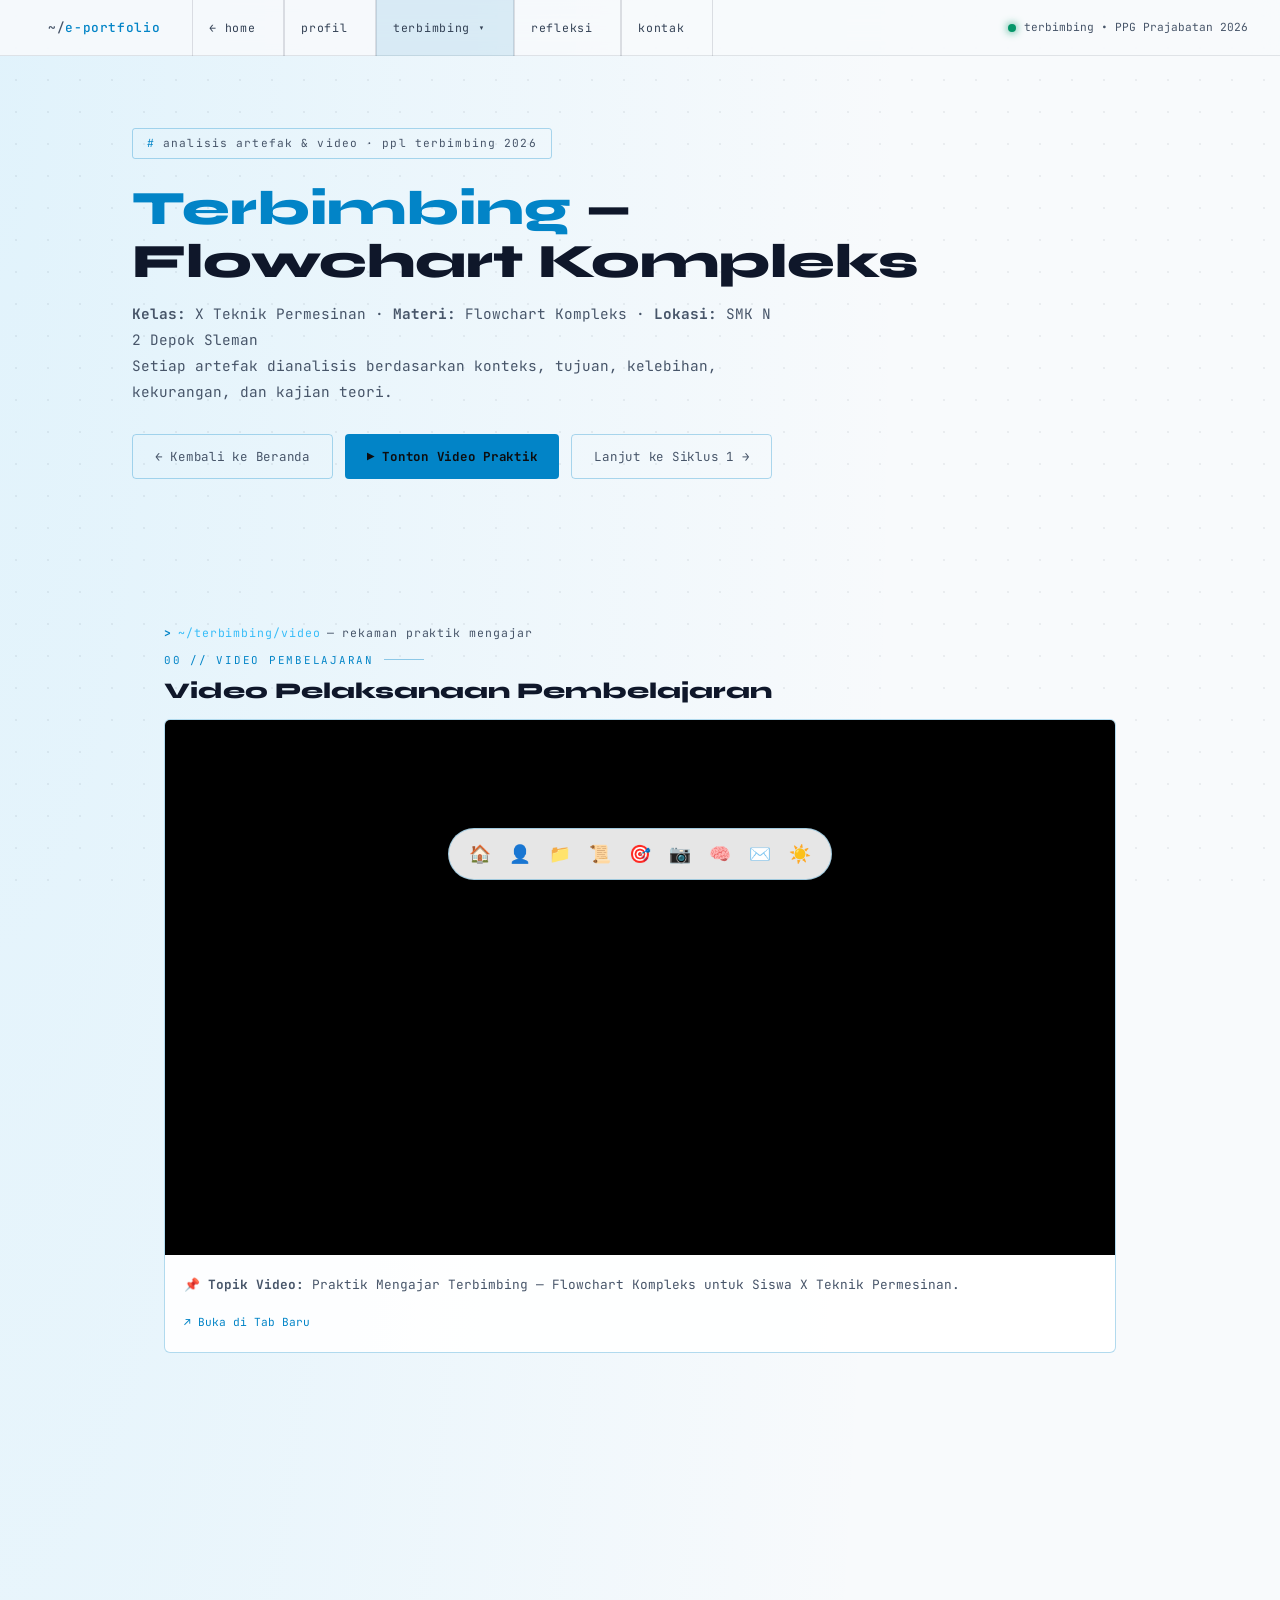
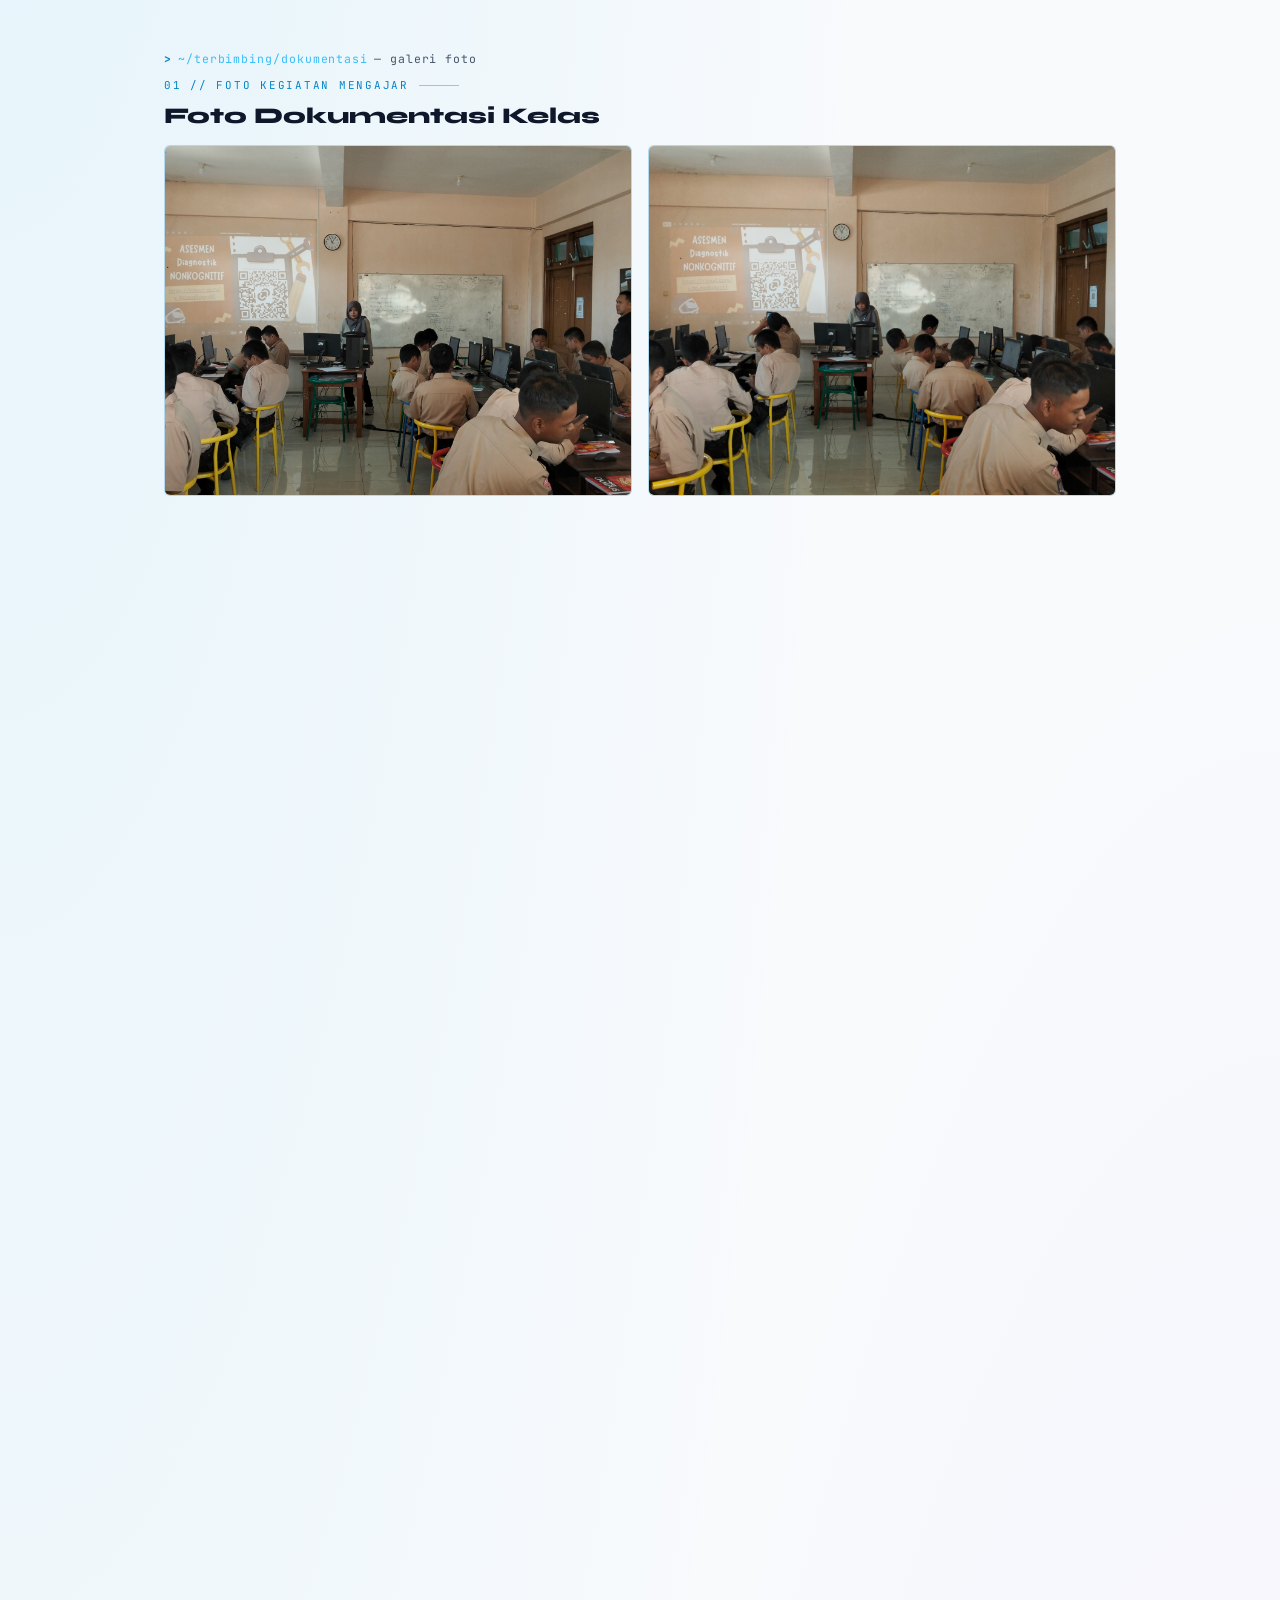
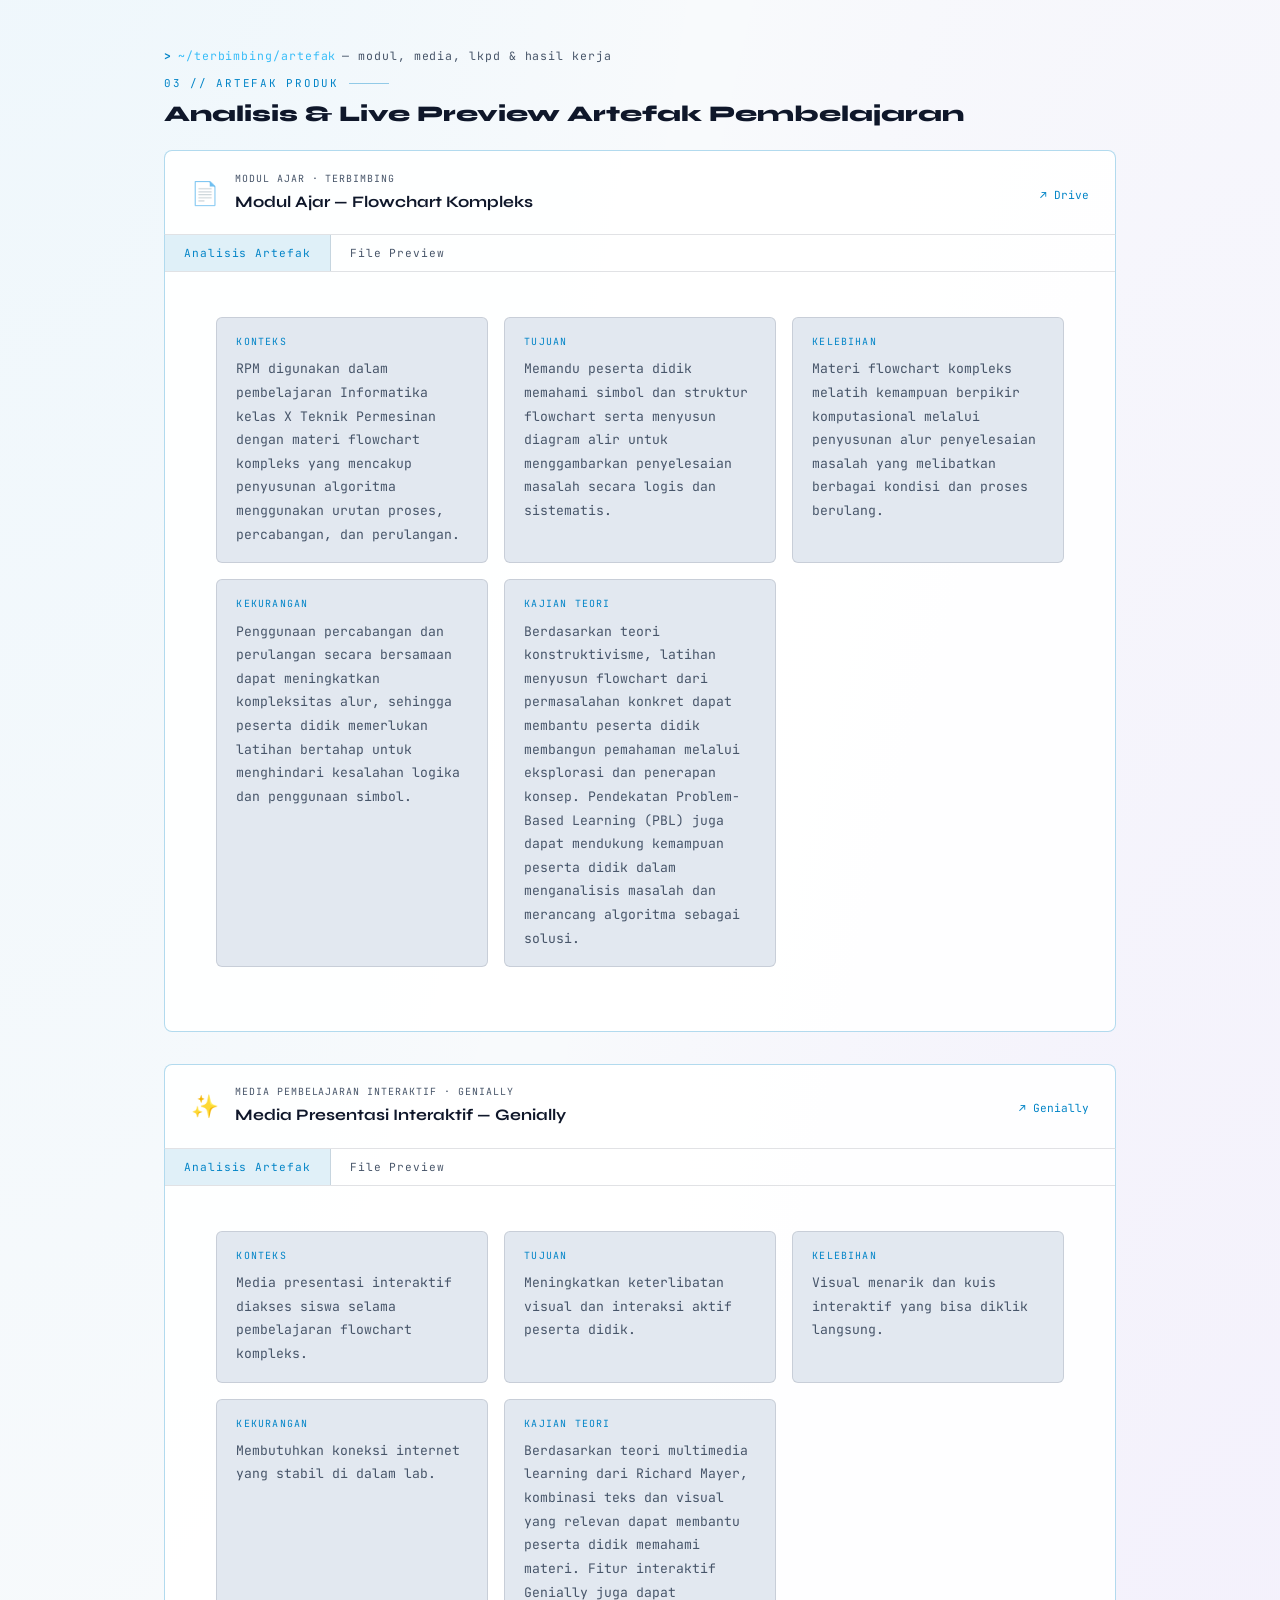
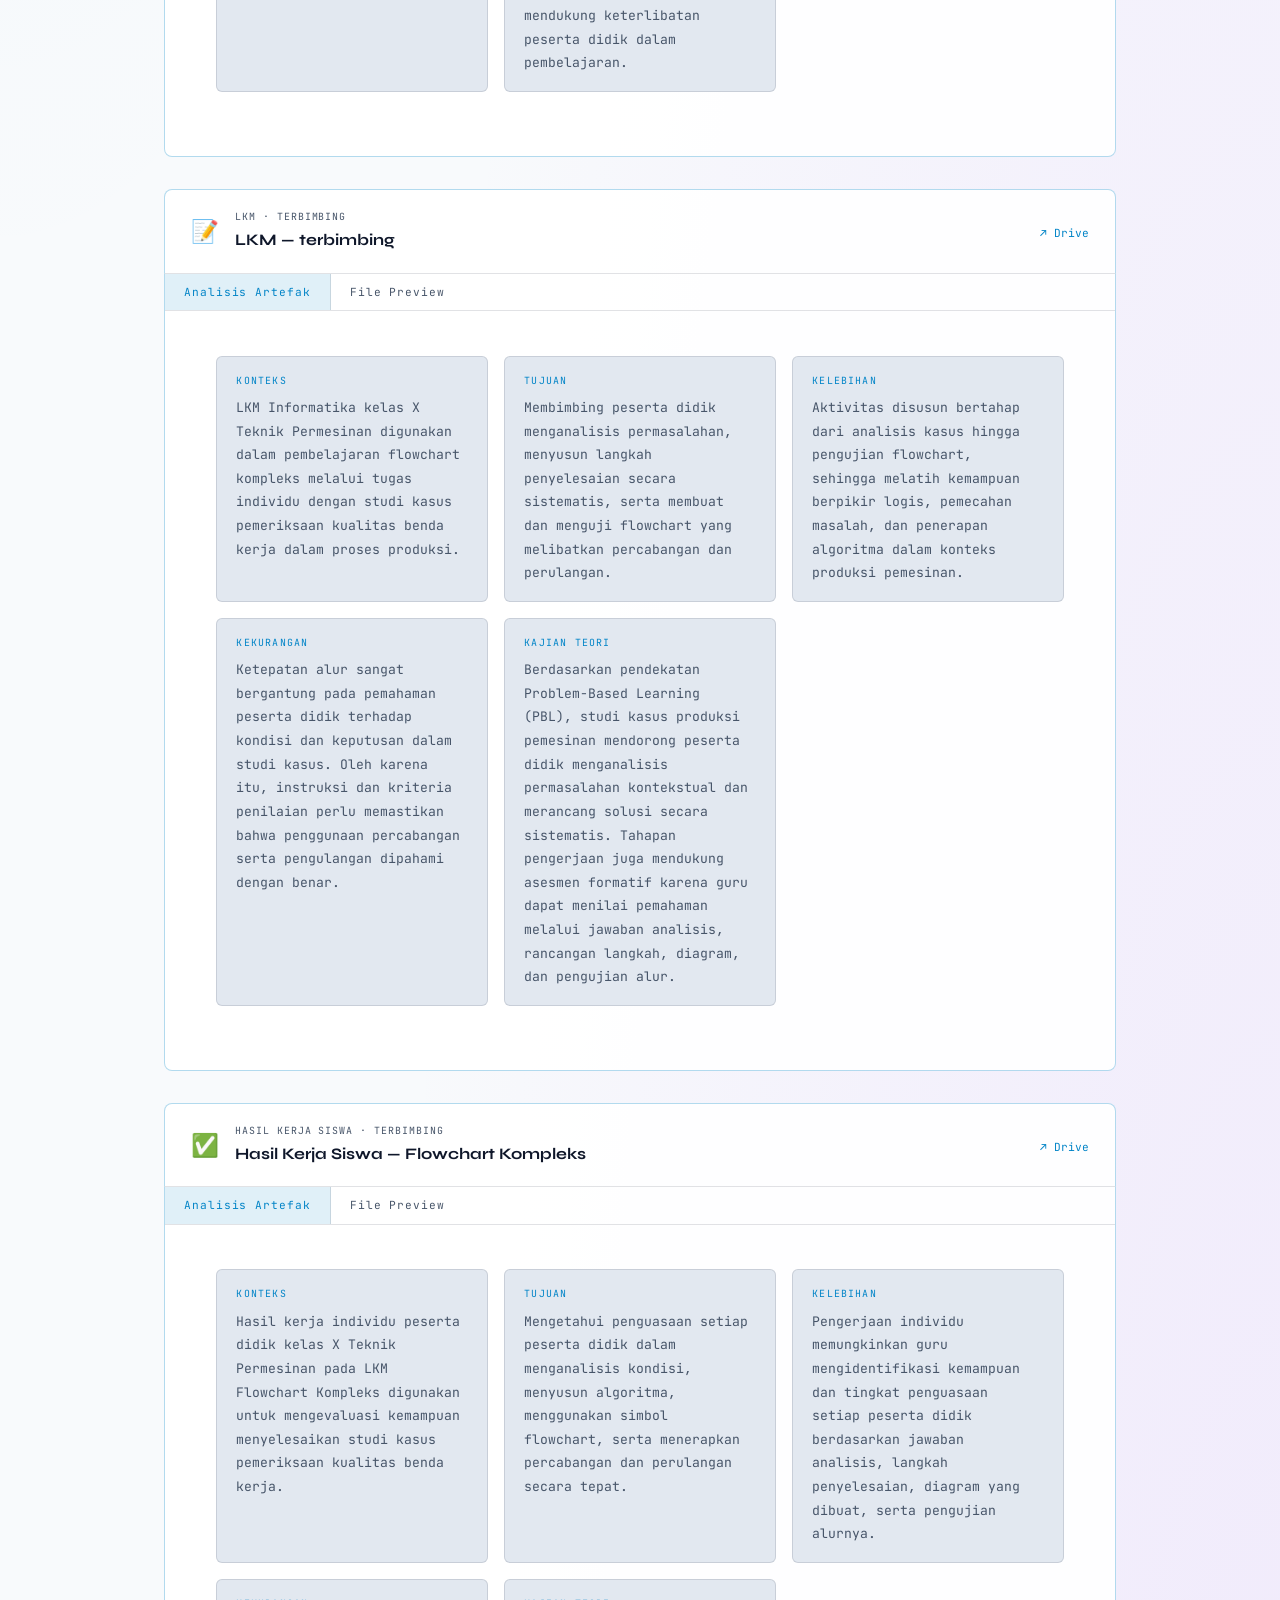
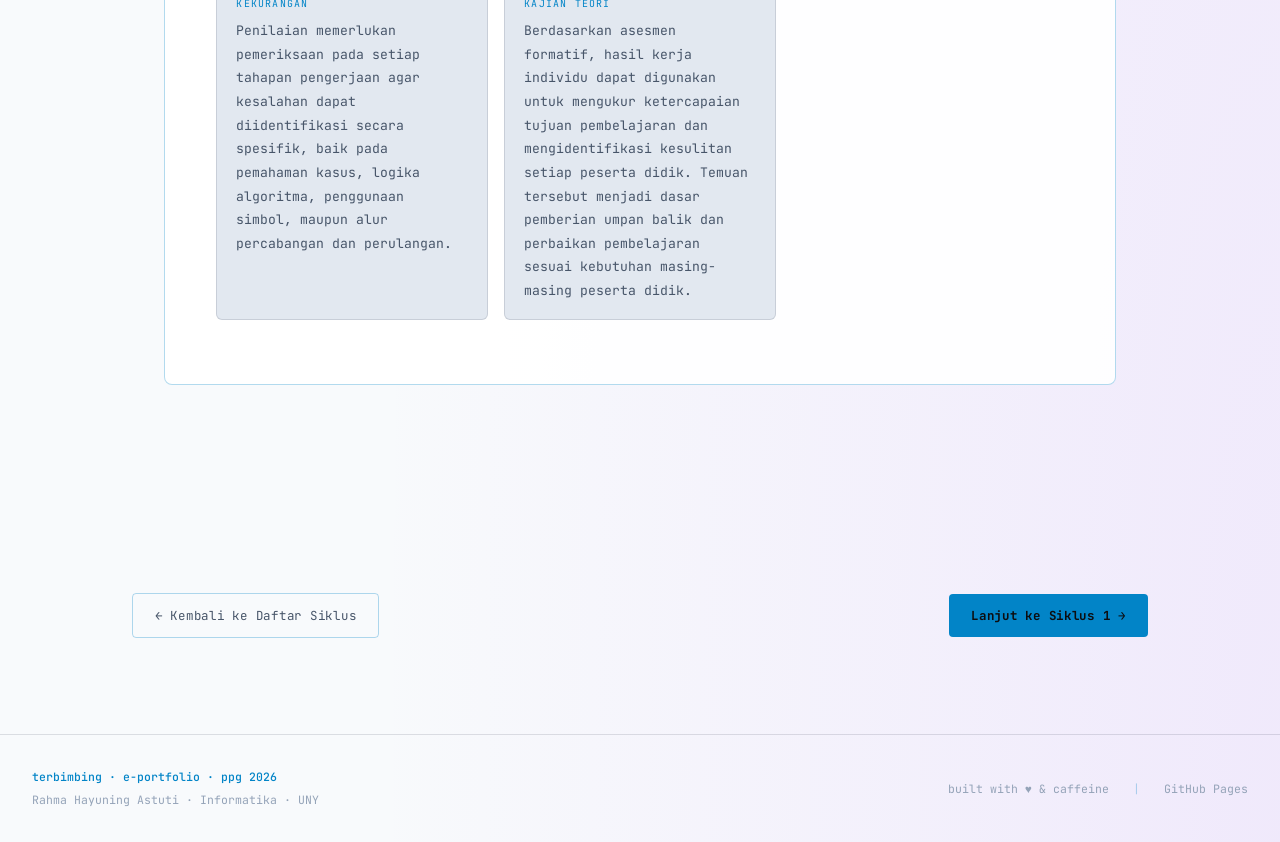
<file: terbimbing.html>
<!DOCTYPE html>
<html lang="id">
<head>
<meta charset="UTF-8">
<meta name="viewport" content="width=device-width, initial-scale=1.0">
<title>PPL Terbimbing — Analisis Artefak &amp; Video Pembelajaran</title>
<link rel="stylesheet" href="shared.css">
</head>
<body data-page="terbimbing">

<!-- GARIS PROGRESS SCROLL -->
<div class="scroll-progress" id="scroll-progress"></div>
<div class="grid-bg"></div>

<!-- NAVIGATION BAR -->
<nav>
  <div class="nav-logo">
    <span class="path">~/</span>e-portfolio
  </div>

  <div class="menu-toggle" id="menu-toggle">☰</div>

  <ul class="nav-links">
    <li><a href="index.html">← home</a></li>
    <li><a href="index.html#profil">profil</a></li>

    <!-- DROPDOWN SIKLUS -->
    <li class="nav-dropdown" id="nav-dropdown-siklus">
      <span class="nav-dropdown-toggle">siklus ▾</span>
      <div class="nav-dropdown-menu">
        <a href="terbimbing.html" class="active"><span class="dd-num">00</span> Terbimbing</a>
        <a href="siklus1.html"><span class="dd-num">01</span> Siklus 1</a>
        <a href="siklus2.html"><span class="dd-num">02</span> Siklus 2</a>
        <a href="siklus3.html"><span class="dd-num">03</span> Siklus 3</a>
        <a href="siklus4.html"><span class="dd-num">04</span> Siklus 4</a>
      </div>
    </li>

    <li><a href="refleksi.html">refleksi</a></li>
    <li><a href="index.html#kontak">kontak</a></li>
  </ul>

  <div class="nav-status">
    <div class="status-dot"></div>
    <span class="status-full">terbimbing • PPG Prajabatan 2026</span>
    <span class="status-short">terbimbing</span>
  </div>
</nav>

<div class="page-wrap">

<!-- ================= HERO SIKLUS ================= -->
<section style="padding-top: 8rem; padding-bottom: 3rem;">
  <div style="display:inline-flex;align-items:center;gap:8px;font-size:0.7rem;color:var(--muted);border:1px solid var(--border2);padding:5px 14px;border-radius:3px;margin-bottom:1.5rem;letter-spacing:0.1em;">
    <span style="color:var(--amber)">#</span>analisis artefak &amp; video · ppl terbimbing 2026
  </div>
  <h1 style="font-family:var(--sans);font-size:clamp(2rem,4vw,3rem);font-weight:800;line-height:1.1;margin-bottom:0.8rem;">
    <span style="color:var(--amber);">Terbimbing</span> —<br>Flowchart Kompleks
  </h1>
  <p style="color:var(--muted);font-size:0.9rem;max-width:640px;line-height:1.8;margin-bottom:1.8rem;">
    <strong>Kelas:</strong> X Teknik Permesinan · <strong>Materi:</strong> Flowchart Kompleks · <strong>Lokasi:</strong> SMK N 2 Depok Sleman<br>
    Setiap artefak dianalisis berdasarkan konteks, tujuan, kelebihan, kekurangan, dan kajian teori.
  </p>
  <div style="display:flex;gap:12px;flex-wrap:wrap;">
    <a href="index.html#artefak" class="btn-ghost">← Kembali ke Beranda</a>
    <a href="#video-pembelajaran" class="btn-primary">▶ Tonton Video Praktik</a>
    <a href="siklus1.html" class="btn-ghost">Lanjut ke Siklus 1 →</a>
  </div>
</section>

<div style="max-width: 1080px; margin: 0 auto; padding: 0 2rem 6rem;">

  <!-- ================= SECTION 00: VIDEO PEMBELAJARAN ================= -->
  <section id="video-pembelajaran" class="reveal" style="margin-bottom: 3.5rem;">
    <div class="prompt"><span class="prompt-path">~/terbimbing/video</span> — rekaman praktik mengajar</div>
    <div class="sec-label">00 // video pembelajaran</div>
    <h2 style="font-size: 1.4rem; margin-bottom: 1rem;">Video Pelaksanaan Pembelajaran</h2>

    <div class="artefak-block" style="padding: 0; overflow: hidden; background: var(--bg2); border: 1px solid var(--border2); border-radius: 6px;">
      <div style="position: relative; padding-bottom: 56.25%; height: 0; overflow: hidden; background: #000;">
        <iframe
          src="https://www.youtube.com/embed/m3GVoLyGBAo" 
          title="Video Pembelajaran terbimbing"
          style="position: absolute; top: 0; left: 0; width: 100%; height: 100%; border: 0;"
          allow="accelerometer; autoplay; clipboard-write; encrypted-media; gyroscope; picture-in-picture"
          allowfullscreen>
        </iframe>
      </div>
      <div style="padding: 1.2rem; font-size: 0.8rem; color: var(--muted); display: flex; justify-content: space-between; align-items: center; flex-wrap: wrap; gap: 0.8rem;">
        <div>
          📌 <strong>Topik Video:</strong> Praktik Mengajar Terbimbing — Flowchart Kompleks untuk Siswa X Teknik Permesinan.
        </div>
        <a href="https://www.youtube.com/embed/m3GVoLyGBAo" target="_blank" class="media-link">↗ Buka di Tab Baru</a>
      </div>
    </div>
  </section>

  <!-- ================= SECTION 01: DOKUMENTASI FOTO MENGAJAR ================= -->
  <section class="reveal" style="margin-bottom: 3.5rem;">
    <div class="prompt"><span class="prompt-path">~/terbimbing/dokumentasi</span> — galeri foto</div>
    <div class="sec-label">01 // foto kegiatan mengajar</div>
    <h2 style="font-size: 1.4rem; margin-bottom: 1rem;">Foto Dokumentasi Kelas</h2>

    <div class="galeri-siklus" style="display: grid; grid-template-columns: repeat(auto-fit, minmax(220px, 1fr)); gap: 1rem;">
      <a class="galeri-foto" target="_blank" style="aspect-ratio: 4/3; background: var(--bg2); border-radius: 6px; overflow: hidden; border: 1px solid var(--border2); display: block;">
        <img src="assets/terbimbing.jpeg" alt="Dokumentasi Terbimbing 1" style="width:100%; height:100%; object-fit:cover;" onerror="this.parentElement.innerHTML='<div style=\'display:flex;height:100%;align-items:center;justify-content:center;font-size:0.75rem;color:var(--muted);\'>📷 Foto Kelas 1</div>'">
      </a>
      <a class="galeri-foto" target="_blank" style="aspect-ratio: 4/3; background: var(--bg2); border-radius: 6px; overflow: hidden; border: 1px solid var(--border2); display: block;">
        <img src="assets/terbimbing_1.jpeg" alt="Dokumentasi Terbimbing 2" style="width:100%; height:100%; object-fit:cover;" onerror="this.parentElement.innerHTML='<div style=\'display:flex;height:100%;align-items:center;justify-content:center;font-size:0.75rem;color:var(--muted);\'>📷 Foto Praktik</div>'">
      </a>
    </div>
  </section>

  <!-- ================= SECTION 02: KEGIATAN NON-MENGAJAR ================= -->
  <section class="reveal" style="margin-bottom: 3.5rem;">
    <div class="prompt"><span class="prompt-path">~/terbimbing/non-mengajar</span> — kegiatan pendukung</div>
    <div class="sec-label">02 // kegiatan non-mengajar</div>
    <h2 style="font-size: 1.4rem; margin-bottom: 0.5rem;">Dokumentasi Kegiatan Non-Mengajar</h2>
    <p style="color:var(--muted); font-size: 0.85rem; margin-bottom: 1.5rem;">Partisipasi aktif dan kontribusi dalam kegiatan persekolahan di luar jam pembelajaran kelas selama PPL Terbimbing di SMK N 2 Depok Sleman.</p>

    <div style="display: grid; grid-template-columns: repeat(auto-fit, minmax(280px, 1fr)); gap: 1.2rem;">

      <!-- KEGIATAN 1: PIKET 5S -->
      <div class="analisis-card" style="border-top: 3px solid var(--amber); display: flex; flex-direction: column; padding: 0; overflow: hidden;">
        <div style="width: 100%; height: 160px; background: var(--bg3); border-bottom: 1px solid var(--border);">
          <img src="assets/piket-5s.jpeg" alt="Piket 5S Pagi" style="width:100%; height:100%; object-fit:cover;" onerror="this.parentElement.innerHTML='<div style=\'display:flex;height:100%;align-items:center;justify-content:center;font-size:0.8rem;color:var(--muted);\'>📷 Foto Piket 5S Pagi</div>'">
        </div>
        <div style="padding: 1.2rem; display: flex; flex-direction: column; flex: 1;">
          <div class="analisis-card-label" style="color: var(--amber);">☀️ Piket Pagi &amp; Pembiasaan</div>
          <h3 style="font-size: 1rem; margin: 0.3rem 0 0.6rem; font-family: var(--sans);">Piket 5S Pagi</h3>
          <p style="font-size: 0.78rem; color: var(--muted); line-height: 1.6; flex: 1;">
            Menyambut kedatangan peserta didik di pintu gerbang sekolah setiap pagi guna menerapkan pembiasaan 5S (Senyum, Salam, Sapa, Sopan, Santun) dan membangun budaya disiplin positif.
          </p>
          <div class="tech-tags" style="justify-content: flex-start; margin-top: 1rem;">
            <span class="tag-badge">Budaya Sekolah</span>
            <span class="tag-badge">Karakter Siswa</span>
          </div>
        </div>
      </div>

      <!-- KEGIATAN 2: PELATIHAN AI POLRES -->
      <div class="analisis-card" style="border-top: 3px solid var(--teal); display: flex; flex-direction: column; padding: 0; overflow: hidden;">
        <div style="width: 100%; height: 160px; background: var(--bg3); border-bottom: 1px solid var(--border);">
          <img src="assets/pelatihan-polres.jpeg" alt="Pelatihan AI POLRES" style="width:100%; height:100%; object-fit:cover;" onerror="this.parentElement.innerHTML='<div style=\'display:flex;height:100%;align-items:center;justify-content:center;font-size:0.8rem;color:var(--muted);\'>📷 Foto Pelatihan AI POLRES</div>'">
        </div>
        <div style="padding: 1.2rem; display: flex; flex-direction: column; flex: 1;">
          <div class="analisis-card-label" style="color: var(--teal);">🤖 Pendampingan &amp; Kemitraan</div>
          <h3 style="font-size: 1rem; margin: 0.3rem 0 0.6rem; font-family: var(--sans);">Pendampingan Pelatihan AI POLRES</h3>
          <p style="font-size: 0.78rem; color: var(--muted); line-height: 1.6; flex: 1;">
            Mendampingi pelaksanaan pelatihan pemanfaatan kecerdasan buatan (Artificial Intelligence) dari POLRES, memfasilitasi kebutuhan teknis peserta selama sosialisasi berlangsung.
          </p>
          <div class="tech-tags" style="justify-content: flex-start; margin-top: 1rem;">
            <span class="tag-badge">Kemitraan POLRES</span>
            <span class="tag-badge">Literasi AI</span>
          </div>
        </div>
      </div>

      <!-- KEGIATAN 3: PERSIPAN TKA LAB -->
      <div class="analisis-card" style="border-top: 3px solid #3b82f6; display: flex; flex-direction: column; padding: 0; overflow: hidden;">
        <div style="width: 100%; height: 160px; background: var(--bg3); border-bottom: 1px solid var(--border);">
          <img src="assets/testing-tka.jpeg" alt="Testing Komputer TKA" style="width:100%; height:100%; object-fit:cover;" onerror="this.parentElement.innerHTML='<div style=\'display:flex;height:100%;align-items:center;justify-content:center;font-size:0.8rem;color:var(--muted);\'>📷 Foto Testing Lab TKA</div>'">
        </div>
        <div style="padding: 1.2rem; display: flex; flex-direction: column; flex: 1;">
          <div class="analisis-card-label" style="color: #3b82f6;">💻 Sarana &amp; Jaringan IT</div>
          <h3 style="font-size: 1rem; margin: 0.3rem 0 0.6rem; font-family: var(--sans);">Testing &amp; Instalasi Lab TKA</h3>
          <p style="font-size: 0.78rem; color: var(--muted); line-height: 1.6; flex: 1;">
            Melakukan pengecekan hardware, uji coba sistem, dan instalasi perangkat lunak pada unit komputer laboratorium sebagai persiapan pelaksanaan Tes Kemampuan Akademik (TKA) sekolah.
          </p>
          <div class="tech-tags" style="justify-content: flex-start; margin-top: 1rem;">
            <span class="tag-badge">Sarpras Lab IT</span>
            <span class="tag-badge">Persiapan TKA</span>
          </div>
        </div>
      </div>

    </div>
  </section>

  <!-- ================= SECTION 03: ARTEFAK PERANGKAT ================= -->
  <section class="reveal">
    <div class="prompt"><span class="prompt-path">~/terbimbing/artefak</span> — modul, media, lkpd &amp; hasil kerja</div>
    <div class="sec-label">03 // artefak produk</div>
    <h2 style="font-size: 1.4rem; margin-bottom: 1.5rem;">Analisis &amp; Live Preview Artefak Pembelajaran</h2>

    <!-- 1. MODUL AJAR (PDF / GOOGLE DOCS) -->
    <div id="modul" class="artefak-block" style="margin-bottom: 2rem;">
      <div class="artefak-header">
        <div class="artefak-icon">📄</div>
        <div>
          <div class="artefak-type">modul ajar · terbimbing</div>
          <div class="artefak-title">Modul Ajar — Flowchart Kompleks</div>
        </div>
        <a href="https://drive.google.com/file/d/1edRRCfSCxvbbnXlbSVPum47OSAiCXUhh/preview" target="_blank" class="media-link" style="margin-left:auto;">↗ Drive</a>
      </div>
      <div class="artefak-body">
        <div class="analisis-tabs">
          <button class="atab active" data-tab="lk4" onclick="switchTab('modul-s1','lk4')">Analisis Artefak</button>
          <button class="atab" data-tab="file" onclick="switchTab('modul-s1','file')">File Preview</button>
        </div>

        <div id="modul-s1">
          <!-- TAB ANALISIS -->
          <div class="analisis-panel panel-lk4 active">
            <div style="padding:1.4rem 1.6rem;">
              <div class="analisis-grid">
                <div class="analisis-card"><div class="analisis-card-label">Konteks</div><div class="analisis-card-text">RPM digunakan dalam pembelajaran Informatika kelas X Teknik Permesinan dengan materi flowchart kompleks yang mencakup penyusunan algoritma menggunakan urutan proses, percabangan, dan perulangan.</div></div>
                <div class="analisis-card"><div class="analisis-card-label">Tujuan</div><div class="analisis-card-text">Memandu peserta didik memahami simbol dan struktur flowchart serta menyusun diagram alir untuk menggambarkan penyelesaian masalah secara logis dan sistematis.</div></div>
                <div class="analisis-card"><div class="analisis-card-label">Kelebihan</div><div class="analisis-card-text">Materi flowchart kompleks melatih kemampuan berpikir komputasional melalui penyusunan alur penyelesaian masalah yang melibatkan berbagai kondisi dan proses berulang.</div></div>
                <div class="analisis-card"><div class="analisis-card-label">Kekurangan</div><div class="analisis-card-text">Penggunaan percabangan dan perulangan secara bersamaan dapat meningkatkan kompleksitas alur, sehingga peserta didik memerlukan latihan bertahap untuk menghindari kesalahan logika dan penggunaan simbol.</div></div>
                <div class="analisis-card"><div class="analisis-card-label">Kajian Teori</div><div class="analisis-card-text">Berdasarkan teori konstruktivisme, latihan menyusun flowchart dari permasalahan konkret dapat membantu peserta didik membangun pemahaman melalui eksplorasi dan penerapan konsep. Pendekatan Problem-Based Learning (PBL) juga dapat mendukung kemampuan peserta didik dalam menganalisis masalah dan merancang algoritma sebagai solusi.</div></div>
              </div>
            </div>
          </div>

          <!-- TAB FILE PREVIEW -->
          <div class="analisis-panel panel-file">
            <div style="padding:1.4rem 1.6rem;">
              <div style="position: relative; padding-bottom: 65%; height: 0; overflow: hidden; border-radius: 6px; border: 1px solid var(--border2); background: var(--bg3);">
                <iframe 
                  src="https://drive.google.com/file/d/1edRRCfSCxvbbnXlbSVPum47OSAiCXUhh/preview" 
                  title="Preview Modul Ajar"
                  style="position: absolute; top: 0; left: 0; width: 100%; height: 100%; border: 0;" 
                  allowfullscreen>
                </iframe>
              </div>
              <div style="display: flex; justify-content: space-between; align-items: center; margin-top: 0.8rem; font-size: 0.75rem; color: var(--muted);">
                <span>💡 Kendala preview? Buka langsung di Google Drive:</span>
                <a href="https://drive.google.com/file/d/1edRRCfSCxvbbnXlbSVPum47OSAiCXUhh/view" target="_blank" class="btn-primary" style="font-size: 0.7rem; padding: 4px 10px;">Buka di Tab Baru ↗</a>
              </div>
            </div>
          </div>
        </div>
      </div>
    </div>


    <!-- 2. MEDIA PEMBELAJARAN INTERAKTIF (GENIALLY) -->
    <div id="media-genially" class="artefak-block" style="margin-bottom: 2rem;">
      <div class="artefak-header">
        <div class="artefak-icon">✨</div>
        <div>
          <div class="artefak-type">media pembelajaran interaktif · genially</div>
          <div class="artefak-title">Media Presentasi Interaktif — Genially</div>
        </div>
        <a href="https://view.genially.com/6a75b47d140629a5787fd3b2" target="_blank" class="media-link" style="margin-left:auto;">↗ Genially</a>
      </div>
      <div class="artefak-body">
        <div class="analisis-tabs">
          <button class="atab active" data-tab="lk4" onclick="switchTab('genially-s1','lk4')">Analisis Artefak</button>
          <button class="atab" data-tab="file" onclick="switchTab('genially-s1','file')">File Preview</button>
        </div>

        <div id="genially-s1">
          <!-- TAB ANALISIS -->
          <div class="analisis-panel panel-lk4 active">
            <div style="padding:1.4rem 1.6rem;">
              <div class="analisis-grid">
                <div class="analisis-card"><div class="analisis-card-label">Konteks</div><div class="analisis-card-text">Media presentasi interaktif diakses siswa selama pembelajaran flowchart kompleks.</div></div>
                <div class="analisis-card"><div class="analisis-card-label">Tujuan</div><div class="analisis-card-text">Meningkatkan keterlibatan visual dan interaksi aktif peserta didik.</div></div>
                <div class="analisis-card"><div class="analisis-card-label">Kelebihan</div><div class="analisis-card-text">Visual menarik dan kuis interaktif yang bisa diklik langsung.</div></div>
                <div class="analisis-card"><div class="analisis-card-label">Kekurangan</div><div class="analisis-card-text">Membutuhkan koneksi internet yang stabil di dalam lab.</div></div>
                <div class="analisis-card"><div class="analisis-card-label">Kajian Teori</div><div class="analisis-card-text">Berdasarkan teori multimedia learning dari Richard Mayer, kombinasi teks dan visual yang relevan dapat membantu peserta didik memahami materi. Fitur interaktif Genially juga dapat mendukung keterlibatan peserta didik dalam pembelajaran.</div></div>
              </div>
            </div>
          </div>

          <!-- TAB FILE PREVIEW -->
          <div class="analisis-panel panel-file">
            <div style="padding:1.4rem 1.6rem;">
              <div style="position: relative; padding-bottom: 56.25%; height: 0; overflow: hidden; border-radius: 6px; border: 1px solid var(--border2); background: #000;">
                <iframe 
                  src="https://view.genially.com/6a75b47d140629a5787fd3b2" 
                  title="Preview Genially"
                  style="position: absolute; top: 0; left: 0; width: 100%; height: 100%; border: 0;" 
                  allowfullscreen="true">
                </iframe>
              </div>
              <div style="display: flex; justify-content: space-between; align-items: center; margin-top: 0.8rem; font-size: 0.75rem; color: var(--muted);">
                <a href="https://view.genially.com/6a75b47d140629a5787fd3b2" target="_blank" class="btn-primary" style="font-size: 0.7rem; padding: 4px 10px;">Buka Genially ↗</a>
              </div>
            </div>
          </div>
        </div>
      </div>
    </div>


    <!-- 3. LKM -->
    <div id="lkpd" class="artefak-block" style="margin-bottom: 2rem;">
      <div class="artefak-header">
        <div class="artefak-icon">📝</div>
        <div>
          <div class="artefak-type">lkm · terbimbing</div>
          <div class="artefak-title">LKM — terbimbing</div>
        </div>
        <a href="https://forms.gle/9f5XXi5t7FTu1hro8/" target="_blank" class="media-link" style="margin-left:auto;">↗ Drive</a>
      </div>
      <div class="artefak-body">
        <div class="analisis-tabs">
          <button class="atab active" data-tab="lk4" onclick="switchTab('lkpd-s1','lk4')">Analisis Artefak</button>
          <button class="atab" data-tab="file" onclick="switchTab('lkpd-s1','file')">File Preview</button>
        </div>

        <div id="lkpd-s1">
          <!-- TAB ANALISIS -->
          <div class="analisis-panel panel-lk4 active">
            <div style="padding:1.4rem 1.6rem;">
              <div class="analisis-grid">
                <div class="analisis-card"><div class="analisis-card-label">Konteks</div><div class="analisis-card-text">LKM Informatika kelas X Teknik Permesinan digunakan dalam pembelajaran flowchart kompleks melalui tugas individu dengan studi kasus pemeriksaan kualitas benda kerja dalam proses produksi.</div></div>
                <div class="analisis-card"><div class="analisis-card-label">Tujuan</div><div class="analisis-card-text">Membimbing peserta didik menganalisis permasalahan, menyusun langkah penyelesaian secara sistematis, serta membuat dan menguji flowchart yang melibatkan percabangan dan perulangan.</div></div>
                <div class="analisis-card"><div class="analisis-card-label">Kelebihan</div><div class="analisis-card-text">Aktivitas disusun bertahap dari analisis kasus hingga pengujian flowchart, sehingga melatih kemampuan berpikir logis, pemecahan masalah, dan penerapan algoritma dalam konteks produksi pemesinan.</div></div>
                <div class="analisis-card"><div class="analisis-card-label">Kekurangan</div><div class="analisis-card-text">Ketepatan alur sangat bergantung pada pemahaman peserta didik terhadap kondisi dan keputusan dalam studi kasus. Oleh karena itu, instruksi dan kriteria penilaian perlu memastikan bahwa penggunaan percabangan serta pengulangan dipahami dengan benar.</div></div>
                <div class="analisis-card"><div class="analisis-card-label">Kajian teori</div><div class="analisis-card-text">Berdasarkan pendekatan Problem-Based Learning (PBL), studi kasus produksi pemesinan mendorong peserta didik menganalisis permasalahan kontekstual dan merancang solusi secara sistematis. Tahapan pengerjaan juga mendukung asesmen formatif karena guru dapat menilai pemahaman melalui jawaban analisis, rancangan langkah, diagram, dan pengujian alur.</div></div>
              </div>
            </div>
          </div>

          <!-- TAB FILE PREVIEW -->
          <div class="analisis-panel panel-file">
            <div style="padding:1.4rem 1.6rem;">
              <div style="position: relative; padding-bottom: 56.25%; height: 0; overflow: hidden; border-radius: 6px; border: 1px solid var(--border2); background: var(--bg3);">
                <iframe 
                  src="https://drive.google.com/file/d/1ZatUH4JJ4ojIP4fzzBt6sdvAlr-bxEzm/preview" 
                  title="Preview LKPD"
                  style="position: absolute; top: 0; left: 0; width: 100%; height: 100%; border: 0;" 
                  allowfullscreen>
                </iframe>
              </div>
            </div>
          </div>
        </div>
      </div>
    </div>


    <!-- 4. HASIL KERJA SISWA -->
    <div id="hasil" class="artefak-block">
      <div class="artefak-header">
        <div class="artefak-icon">✅</div>
        <div>
          <div class="artefak-type">hasil kerja siswa · terbimbing</div>
          <div class="artefak-title">Hasil Kerja Siswa — Flowchart Kompleks</div>
        </div>
        <a href="https://docs.google.com/spreadsheets/d/1hKm97nQedM4rg2VwEjSosMwnDbF2im-Dr4SRxDVckTY/view" target="_blank" class="media-link" style="margin-left:auto;">↗ Drive</a>
      </div>
      <div class="artefak-body">
        <div class="analisis-tabs">
          <button class="atab active" data-tab="lk4" onclick="switchTab('hasil-s1','lk4')">Analisis Artefak</button>
          <button class="atab" data-tab="file" onclick="switchTab('hasil-s1','file')">File Preview</button>
        </div>
        <div id="hasil-s1">
          <!-- TAB ANALISIS -->
          <div class="analisis-panel panel-lk4 active">
            <div style="padding:1.4rem 1.6rem;">
              <div class="analisis-grid">
                <div class="analisis-card"><div class="analisis-card-label">Konteks</div><div class="analisis-card-text">Hasil kerja individu peserta didik kelas X Teknik Permesinan pada LKM Flowchart Kompleks digunakan untuk mengevaluasi kemampuan menyelesaikan studi kasus pemeriksaan kualitas benda kerja.</div></div>
                <div class="analisis-card"><div class="analisis-card-label">Tujuan</div><div class="analisis-card-text">Mengetahui penguasaan setiap peserta didik dalam menganalisis kondisi, menyusun algoritma, menggunakan simbol flowchart, serta menerapkan percabangan dan perulangan secara tepat.</div></div>
                <div class="analisis-card"><div class="analisis-card-label">Kelebihan</div><div class="analisis-card-text">Pengerjaan individu memungkinkan guru mengidentifikasi kemampuan dan tingkat penguasaan setiap peserta didik berdasarkan jawaban analisis, langkah penyelesaian, diagram yang dibuat, serta pengujian alurnya.</div></div>
                <div class="analisis-card"><div class="analisis-card-label">Kekurangan</div><div class="analisis-card-text">Penilaian memerlukan pemeriksaan pada setiap tahapan pengerjaan agar kesalahan dapat diidentifikasi secara spesifik, baik pada pemahaman kasus, logika algoritma, penggunaan simbol, maupun alur percabangan dan perulangan.</div></div>
                <div class="analisis-card"><div class="analisis-card-label">Kajian Teori</div><div class="analisis-card-text">Berdasarkan asesmen formatif, hasil kerja individu dapat digunakan untuk mengukur ketercapaian tujuan pembelajaran dan mengidentifikasi kesulitan setiap peserta didik. Temuan tersebut menjadi dasar pemberian umpan balik dan perbaikan pembelajaran sesuai kebutuhan masing-masing peserta didik.</div></div>
              </div>
            </div>
          </div>
          
          <!-- TAB FILE PREVIEW -->
          <div class="analisis-panel panel-file">
            <div style="padding:1.4rem 1.6rem;">
              <div style="position: relative; padding-bottom: 65%; height: 0; overflow: hidden; border-radius: 6px; border: 1px solid var(--border2); background: var(--bg3);">
                <iframe 
                  src="https://docs.google.com/spreadsheets/d/1hKm97nQedM4rg2VwEjSosMwnDbF2im-Dr4SRxDVckTY/preview" 
                  title="Preview Hasil Kerja Siswa"
                  style="position: absolute; top: 0; left: 0; width: 100%; height: 100%; border: 0;" 
                  allowfullscreen>
                </iframe>
              </div>
              <div style="display: flex; justify-content: space-between; align-items: center; margin-top: 0.8rem; font-size: 0.75rem; color: var(--muted);">
                <span>💡 Kendala preview? Buka langsung di Google Drive:</span>
                <a href="https://docs.google.com/spreadsheets/d/1hKm97nQedM4rg2VwEjSosMwnDbF2im-Dr4SRxDVckTY/view" target="_blank" class="btn-primary" style="font-size: 0.7rem; padding: 4px 10px;">Buka di Tab Baru ↗</a>
              </div>
            </div>
          </div>

        </div>
      </div>
    </div>

  </section>

  <!-- NAVIGASI BOTTOM -->
  <div style="display:flex; justify-content:space-between; align-items:center; margin-top: 4rem; flex-wrap: wrap; gap: 1rem;">
    <a href="index.html#artefak" class="btn-ghost">← Kembali ke Daftar Siklus</a>
    <a href="siklus1.html" class="btn-primary">Lanjut ke Siklus 1 →</a>
  </div>

</div>

<!-- FOOTER -->
<footer>
  <div>
    <div class="footer-logo">terbimbing · e-portfolio · ppg 2026</div>
    <div style="margin-top:4px;">Rahma Hayuning Astuti · Informatika · UNY</div>
  </div>
  <div class="footer-r">
    <span>built with ♥ &amp; caffeine</span>
    <span style="color:var(--border2);">|</span>
    <span>GitHub Pages</span>
  </div>
</footer>

</div> <!-- END PAGE-WRAP -->

<!-- FLOATING DOCK -->
<div class="floating-dock">
  <a href="index.html#home" title="Home">🏠</a>
  <a href="index.html#profil" title="Profil">👤</a>
  <a href="index.html#artefak" title="Artefak">📁</a>
  <a href="index.html#lampiran" title="Lampiran GP">📜</a>
  <a href="index.html#model-guru" title="Model Guru">🎯</a>
  <a href="index.html#dokumentasi" title="Dokumentasi">📷</a>
  <a href="refleksi.html" title="Refleksi">🧠</a>
  <a href="index.html#kontak" title="Kontak">✉️</a>
  <a href="javascript:void(0)" id="theme-toggle" title="Ganti Tema">🌙</a>
</div>

<div class="toast-msg" id="toast">📋 Email tersalin ke clipboard!</div>

<script src="shared.js"></script>
</body>
</html>
</file>
<file: shared.css>
@import url('https://fonts.googleapis.com/css2?family=JetBrains+Mono:ital,wght@0,300;0,400;0,500;0,700;1,400&family=Syne:wght@400;600;700;800&display=swap');

:root {
  --bg:       #0b0f17; /* Slate gelap modern */
  --bg2:      rgba(15, 23, 42, 0.75); /* Semi transparan untuk glassmorphism */
  --bg3:      #121927;
  --border:   rgba(255, 255, 255, 0.08);
  --border2:  rgba(56, 189, 248, 0.2); /* Accent border glowing */
  --text:     #e2e8f0;
  --muted:    #94a3b8;
  --muted2:   #64748b;

  /* Accent colors*/
  --amber:    #38bdf8; /* Cyan terang untuk nuansa tech */
  --amber-d:  #0284c7;
  --amber-l:  #7dd3fc;
  --amber-dim:rgba(56, 189, 248, 0.1);
  --amber-mid:#e8a83030;
  --teal:     #3ab8a0;
  --mono: 'JetBrains Mono', monospace;
  --sans: 'Syne', sans-serif;
}

*, *::before, *::after { box-sizing: border-box; margin: 0; padding: 0; }
html { scroll-behavior: smooth; }

body {
  font-family: var(--mono);
  background-color: var(--bg);
  /* Mesh radial gradient di pojok atas */
  background-image:
    radial-gradient(at 0% 0%, rgba(56, 189, 248, 0.12) 0px, transparent 50%),
    radial-gradient(at 100% 100%, rgba(168, 85, 247, 0.1) 0px, transparent 50%);
  color: var(--text);
  color: var(--text);
  font-size: 15px;
  line-height: 1.7;
  overflow-x: hidden;
}

/* SCANLINE OVERLAY */
body::before {
  content: '';
  position: fixed; inset: 0; z-index: 9999;
  pointer-events: none;
  background: repeating-linear-gradient(
    0deg,
    transparent,
    transparent 2px,
    rgba(0,0,0,0.03) 2px,
    rgba(0,0,0,0.03) 4px
  );
}

/* GRID BG */
.grid-bg {
  position: fixed; inset: 0; z-index: 0; pointer-events: none;
  background-image: radial-gradient(rgba(255, 255, 255, 0.1) 1px, transparent 1px);
  background-size: 24px 24px;
}

/* NAV */
nav {
  position: fixed; top: 0; left: 0; right: 0; z-index: 100;
  background: rgba(13,13,15,0.92);
  backdrop-filter: blur(12px);
  border-bottom: 1px solid var(--border);
  height: 56px;
  display: flex; align-items: center;
  padding: 0 2rem;
  gap: 2rem;
}
.nav-logo {
  font-family: var(--mono);
  font-size: 0.8rem; font-weight: 500;
  color: var(--amber);
  letter-spacing: 0.05em;
  white-space: nowrap;
  flex-shrink: 0;
  margin-left: 1rem;
}
.nav-logo span { color: var(--muted); }
.nav-links {
  display: flex; gap: 0; list-style: none;
 overflow: visible; scrollbar-width: none;
  flex: 1;
}
.nav-links::-webkit-scrollbar { display: none; }
.nav-links a {
  text-decoration: none; color: var(--muted);
  font-size: 0.72rem; font-weight: 400;
  padding: 0 1rem; height: 56px;
  display: flex; align-items: center;
  border-right: 1px solid var(--border);
  transition: color 0.15s; background: 0.15s;
  white-space: nowrap;
  letter-spacing: 0.06em;
}
.nav-links a.active {
  color: var(--amber);
  background: var(--amber-dim);
}
.nav-links a:first-child { border-left: 1px solid var(--border); }
.nav-links a:hover { color: var(--amber); background: var(--amber-dim); }
.nav-status {
  margin-left: auto; flex-shrink: 0;
  display: flex; align-items: center; gap: 8px;
  font-size: 0.7rem; color: var(--muted);
}
/* 🔹 TERMINAL CURSOR EFFECT */
.nav-links a::after {
  content: "_";
  opacity: 0;
  margin-left: 4px;
}

.nav-links a:hover::after {
  opacity: 1;
  animation: blink 1s infinite;
}
.nav-status {
  margin-left: 1rem;
}
.status-dot {
  width: 8px;
  height: 8px;
  border-radius: 50%;
  background: var(--teal);
  box-shadow: 0 0 8px var(--teal);
  animation: pulse-glow 2s infinite ease-in-out;
}
.status-short { display: none; }
@keyframes pulse-glow {
  0% { transform: scale(0.95); box-shadow: 0 0 0 0 rgba(16, 185, 129, 0.7); }
  70% { transform: scale(1.1); box-shadow: 0 0 0 8px rgba(16, 185, 129, 0); }
  100% { transform: scale(0.95); box-shadow: 0 0 0 0 rgba(16, 185, 129, 0); }
}
.menu-toggle {
  display: none;
  font-size: 1.4rem;
  color: var(--amber);
  cursor: pointer;
  margin-left: auto;
}

/* DROPDOWN */
.nav-dropdown {
  position: relative;
}
.nav-dropdown-toggle {
  text-decoration: none; color: var(--muted);
  font-size: 0.72rem; font-weight: 400;
  padding: 0 1rem; height: 56px;
  display: flex; align-items: center; gap: 5px;
  border-right: 1px solid var(--border);
  border-left: 1px solid var(--border);
  transition: color 0.15s, background 0.15s;
  white-space: nowrap; letter-spacing: 0.06em;
  cursor: pointer;
}
.nav-dropdown-toggle::after {
  content: '_';
  opacity: 0;
  font-size: 0.6rem;
  transition: opacity 0.15s;
}
.nav-dropdown:hover .nav-dropdown-menu { display:block; }
.nav-dropdown-toggle.active {
  color: var(--amber);
  background: var(--amber-dim);
}
.nav-dropdown:hover .nav-dropdown-toggle::after {
  opacity: 1;
  animation: blink 1s infinite;
}
.nav-dropdown.mobile-open .nav-dropdown-menu {
  display: block;
}
.nav-dropdown-menu {
  display: none;
  position: absolute;
  top: 56px; left: 0;
  min-width: 160px;
  background: rgba(13,13,15,0.97);
  border: 1px solid var(--border2);
  border-top: 2px solid var(--amber);
  backdrop-filter: blur(12px);
  z-index: 99999;
  overflow: hidden;
}


.nav-dropdown-menu a {
  display: flex; align-items: center; gap: 10px;
  padding: 0.75rem 1.2rem;
  font-size: 0.72rem; color: var(--muted);
  text-decoration: none; letter-spacing: 0.06em;
  border-bottom: 1px solid var(--border);
  transition: color 0.15s, background 0.15s;
  white-space: nowrap;
}
.nav-dropdown-menu a:last-child { border-bottom: none; }
.nav-dropdown-menu a:hover,
.nav-dropdown-menu a.active {
  color: var(--amber);
  background: var(--amber-dim);
}
.nav-dropdown-menu a .dd-num {
  font-size: 0.6rem; color: var(--amber);
  opacity: 0.6; flex-shrink: 0;
}

/* LAYOUT */
.page-wrap { position:relative; z-index:1; }
section { max-width:1080px; margin:0 auto; padding:6rem 2rem; }


/* TYPOGRAPHY */
.prompt {
  font-size: 0.72rem; color: var(--muted);
  letter-spacing: 0.08em; margin-bottom: 0.5rem;
  display: flex; align-items: center; gap: 6px;
}
.prompt::before {
  content: '>';
  color: var(--amber); font-weight: 700;
}
.prompt-path { color: var(--amber-l); }

.sec-label { font-family:var(--mono); font-size:0.68rem; color:var(--amber); letter-spacing:0.16em; text-transform:uppercase; margin-bottom:0.6rem; display:flex; align-items:center; gap:10px; }
.sec-label::after { content:''; display:block; height:1px; width:40px; background:var(--amber); opacity:0.4; }
h2 { font-family:var(--sans); font-size:clamp(1.7rem,3.5vw,2.4rem); font-weight:800; line-height:1.1; color:var(--text); margin-bottom:0.8rem; }
h3 { font-family:var(--sans); font-weight:700; font-size:1.1rem; color:var(--text); margin-bottom:0.5rem; }
.lead { color:var(--muted); font-size:0.9rem; max-width:580px; margin-bottom:2.5rem; line-height:1.8; }

/* REVEAL */
.reveal { opacity:0; transform:translateY(20px); transition:opacity 0.5s,transform 0.5s; }
.reveal.visible { opacity:1; transform:none; }

/* HERO */
#home {
  min-height: 100vh;
  display: flex; align-items: center;
  max-width: 100% !important;
  padding: 0 !important;
  margin: 0 !important;
}
.hero-inner {
  max-width: 1080px; margin: 0 auto;
  padding: 7rem 2rem 4rem;
  display: grid; grid-template-columns: 1fr 420px;
  gap: 4rem; align-items: center;
}
.hero-tag {
  display: inline-flex; align-items: center; gap: 8px;
  font-size: 0.7rem; color: var(--muted);
  border: 1px solid var(--border2);
  padding: 5px 12px; border-radius: 3px;
  margin-bottom: 1.8rem;
  letter-spacing: 0.1em;
}
.hero-tag::before { content: '#'; color: var(--amber); }
.hero-title {
  font-family: var(--sans);
  font-size: clamp(2.2rem, 5vw, 3.6rem);
  font-weight: 800; line-height: 1.05;
  margin-bottom: 1rem;
  letter-spacing: -0.02em;
}
.hero-title .line1 { color: var(--text); display: block; }
.hero-title .line2 {
  color: transparent;
  -webkit-text-stroke: 1.5px var(--amber);
  display: block;
}
.hero-title .line3 { color: var(--amber); display: block; }
.hero-desc {
  color: var(--muted); font-size: 0.88rem;
  max-width: 420px; margin-bottom: 2rem; line-height: 1.8;
}
.hero-btns { display: flex; gap: 12px; flex-wrap: wrap; }
.btn-primary {
  display: inline-flex; align-items: center; gap: 8px;
  background: var(--amber); color: #0d0d0f;
  padding: 11px 22px; border-radius: 4px;
  font-family: var(--mono); font-size: 0.78rem;
  font-weight: 700; text-decoration: none;
  letter-spacing: 0.06em; transition: 0.15s;
}
.btn-primary:hover { background: var(--amber-l); }
/* ==========================================
   FIX BUTTON GHOST (Mendukung Tag <a> dan <button>)
   ========================================== */
.btn-ghost {
  display: inline-flex;
  align-items: center;
  gap: 8px;
  border: 1px solid var(--border2);
  color: var(--text);              /* Mengikuti warna teks tema aktif */
  background: transparent;         /* FIX: Menghapus background putih bawaan browser */
  padding: 11px 22px;
  border-radius: 4px;
  font-family: var(--mono);
  font-size: 0.78rem;
  text-decoration: none;
  transition: 0.15s;
  cursor: pointer;                /* Memastikan kursor berubah jadi pointer saat di-hover */
}

.btn-ghost:hover {
  border-color: var(--amber);
  color: var(--amber);
  background: var(--amber-dim);    /* Efek sorotan lembut saat kursor menempel */
}

/* TERMINAL CARD (hero right) */
.terminal {
  background: var(--bg2);
  border: 1px solid var(--border2);
  border-radius: 8px; overflow: hidden;
}
.terminal-bar {
  background: var(--bg3);
  border-bottom: 1px solid var(--border);
  padding: 10px 14px;
  display: flex; align-items: center; gap: 10px;
}
.t-dot { width: 10px; height: 10px; border-radius: 50%; }
/* Tampilan Lampu Merah Kuning Hijau macOS */
.t-dot.r { background: #ff5f56; border: none; box-shadow: 0 0 6px rgba(255, 95, 86, 0.4); }
.t-dot.y { background: #ffbd2e; border: none; box-shadow: 0 0 6px rgba(255, 189, 46, 0.4); }
.t-dot.g { background: #27c93f; border: none; box-shadow: 0 0 6px rgba(39, 201, 63, 0.4); }

.t-title {
  margin-left: auto; margin-right: auto;
  font-size: 0.68rem; color: var(--muted); letter-spacing: 0.08em;
}
.terminal-body { padding: 1.4rem 1.6rem; font-size: 0.8rem; }
.t-line { margin-bottom: 0.4rem; display: flex; gap: 8px;  }
.t-line.gap { margin-bottom: 1rem; }
.t-prompt { color: var(--amber); flex-shrink: 0; }
.t-cmd { color: var(--text); }
.t-out { color: var(--muted); padding-left: 1rem; }
.t-key { color: var(--amber-l); }
.t-val { color: var(--teal); }
.t-str { color: #a8c080; }
.t-cursor {
  display: inline-block; width: 8px; height: 15px;
  background: var(--amber); vertical-align: middle;
  animation: blink 1.1s step-end infinite;
}
@keyframes blink { 0%,100%{opacity:1} 50%{opacity:0} }

/* HERO STATS */
.hero-stats {
  display: flex; gap: 0; margin-top: 2.5rem;
  border: 1px solid var(--border);
  border-radius: 6px; overflow: hidden;
  width: fit-content;
}
.stat {
  padding: 1rem 1.6rem;
  border-right: 1px solid var(--border);
  text-align: center;
}
.stat:last-child { border-right: none; }
.stat-num {
  font-family: var(--sans);
  font-size: 1.8rem; font-weight: 800;
  color: var(--amber); line-height: 1;
}
.stat-label {
  font-size: 0.62rem; color: var(--muted);
  letter-spacing: 0.1em; text-transform: uppercase;
  margin-top: 4px;
}

/* FOOTER */
.kontak-section {
  background: var(--bg2);
  max-width: 100% !important;
  margin: 0 !important;
}
.bg2-section {
  background: var(--bg2);
  max-width: 100% !important;
  margin: 0 !important;
}
footer { border-top:1px solid var(--border); padding:2rem; display:flex; align-items:center; justify-content:space-between; font-size:0.72rem; color:var(--muted2); flex-wrap:wrap; gap:1rem; }
.footer-logo { color:var(--amber); font-weight:500; }
.footer-r { display:flex; gap:1.5rem; }

/* BUTTONS */
.btn-primary { display:inline-flex; align-items:center; gap:8px; background:var(--amber); color:#0d0d0f; padding:11px 22px; border-radius:4px; font-family:var(--mono); font-size:0.78rem; font-weight:700; text-decoration:none; letter-spacing:0.06em; transition:0.15s; }
.btn-primary:hover { background:var(--amber-l); }
.btn-ghost { display:inline-flex; align-items:center; gap:8px; border:1px solid var(--border2); color:var(--muted); padding:11px 22px; border-radius:4px; font-family:var(--mono); font-size:0.78rem; font-weight:400; text-decoration:none; letter-spacing:0.06em; transition:0.15s; }
.btn-ghost:hover { border-color:var(--amber); color:var(--amber); }

/* MEDIA FILTER */
.media-filter { display:flex; gap:0; border:1px solid var(--border2); border-radius:6px; overflow:hidden; width:fit-content; margin-bottom:2rem; }
.filter-btn { padding:8px 18px; background:transparent; border:none; border-right:1px solid var(--border2); color:var(--muted); font-family:var(--mono); font-size:0.72rem; cursor:pointer; letter-spacing:0.06em; transition:0.15s; }
.filter-btn:last-child { border-right:none; }
.filter-btn.active, .filter-btn:hover { background:var(--amber-dim); color:var(--amber); }

.siklus-hint {
  display: flex;
  align-items: center;
  justify-content: space-between;
  padding: 0.6rem 1rem;
  background: var(--amber-dim);
  border: 1px solid rgba(232,168,48,0.2);
  border-radius: 6px;
  margin-bottom: 1.5rem;
  font-size: 0.78rem;
}
.siklus-hint span { color: var(--muted); }
.siklus-hint a {
  color: var(--amber);
  text-decoration: none;
  font-weight: 600;
  letter-spacing: 0.04em;
}
.siklus-hint a:hover { text-decoration: underline; }

/* MEDIA GRID */
.media-grid { display:grid; grid-template-columns:repeat(auto-fill,minmax(220px,1fr)); gap:1rem; }
.media-card, .profil-card, .terminal, .narasi-section, .rp-card {
  background: var(--bg2);
  backdrop-filter: blur(12px); /* Efek blur transparan */
  -webkit-backdrop-filter: blur(12px);
  border: 1px solid var(--border);
  border-radius: 8px;
  transition: all 0.25s cubic-bezier(0.4, 0, 0.2, 1);
}
.media-card:hover, .profil-card:hover, .terminal:hover {
  border-color: var(--amber);
  box-shadow: 0 0 20px rgba(56, 189, 248, 0.15); /* Pendar cahaya saat di-hover */
  transform: translateY(-3px);
}

.media-thumb { height:100px; background:var(--bg3); display:flex; align-items:center; justify-content:center; border-bottom:1px solid var(--border); position:relative; overflow:hidden; }
.media-thumb-icon { font-size:1.8rem; opacity:0.3; }
.media-type-badge { position:absolute; top:8px; right:8px; font-size:0.58rem; padding:2px 7px; border-radius:3px; letter-spacing:0.1em; text-transform:uppercase; font-weight:700; }
.media-siklus-badge { position:absolute; top:8px; left:8px; font-size:0.58rem; padding:2px 7px; border-radius:3px; letter-spacing:0.08em; font-weight:700; text-transform:uppercase; background:rgba(232,168,48,0.18); color:var(--amber); border:1px solid rgba(232,168,48,0.3); }
.media-siklus-badge.s2 { background:rgba(58,184,160,0.15); color:var(--teal); border-color:rgba(58,184,160,0.3); }
.media-siklus-badge.s3 { background:rgba(160,128,224,0.15); color:#a080e0; border-color:rgba(160,128,224,0.3); }
.media-siklus-badge.lainnya { background:rgba(21, 116, 142, 0.15); color:#4b97d1; border-color:rgba(26, 82, 108, 0.3); }
.badge-pdf { background:#e85c3a22; color:#e85c3a; border:1px solid #e85c3a44; }
.badge-ppt { background:#e8a83022; color:var(--amber); border:1px solid var(--amber)44; }
.badge-vid { background:#3ab8a022; color:var(--teal); border:1px solid var(--teal)44; }
.badge-link { background:#a080e022; color:#a080e0; border:1px solid #a080e044; }
.media-info { padding:1rem; }
.media-cat { font-size:0.62rem; color:var(--muted); letter-spacing:0.1em; text-transform:uppercase; margin-bottom:4px; }
.media-title { font-family:var(--sans); font-weight:600; font-size:0.9rem; color:var(--text); margin-bottom:0.8rem; line-height:1.3; }
.media-link { display:inline-flex; align-items:center; gap:5px; font-size:0.7rem; color:var(--amber); text-decoration:none; margin-top:0.3rem; }
.media-link:hover { text-decoration:underline; }
.media-detail-btn { display:inline-flex; align-items:center; gap:5px; font-size:0.7rem; color:var(--bg); background:var(--amber); padding:5px 12px; border-radius:4px; text-decoration:none; font-weight:700; letter-spacing:0.06em; margin-right:6px; transition:0.15s; }
.media-detail-btn:hover { background:var(--amber-l); }

/* Penomoran otomatis di media-grid */
#mediaGrid {
  counter-reset: artefak-counter;
}
#mediaGrid .media-card {
  counter-increment: artefak-counter;
  position: relative;
}
#mediaGrid .media-card::before {
  content: counter(artefak-counter, decimal-leading-zero);
  position: absolute;
  bottom: 0.7rem;
  right: 0.8rem;
  font-family: var(--sans);
  font-size: 1.6rem;
  font-weight: 800;
  color: var(--amber);
  opacity: 0.12;
  line-height: 1;
  pointer-events: none;
  z-index: 0;
}

/* PROFIL */
.profil-grid {
  display: flex;
  flex-direction: column;
  gap: 2rem;
}
.profil-top {
  display: grid;
  grid-template-columns: 2fr 3fr; /* 2:3 */
  gap: 2rem;
  align-items: stretch;
}
.profil-top > div:last-child .narasi-section {
  height: 100%;
  box-sizing: border-box;
}
.profil-bottom {
  display: flex;
  flex-direction: column;
  gap: 1.2rem;
}
.profil-card { background:var(--bg2); border:1px solid var(--border2); border-radius:8px; overflow:hidden; }
.profil-card-top { padding:2rem; border-bottom:1px solid var(--border); text-align:center; }
.profil-avatar { width:148px; height:148px; border-radius:50%; overflow:hidden; background:var(--amber-dim); border:3px solid var(--amber); box-shadow:0 0 24px rgba(232,168,48,0.2); margin:0 auto 1.2rem; display:flex; align-items:center; justify-content:center; font-family:var(--sans); font-size:3rem; font-weight:800; color:var(--amber); }
.profil-avatar img { width:100%; height:100%; object-fit:cover; }
.profil-name { font-family:var(--sans); font-weight:700; font-size:1rem; margin-bottom:0.2rem; }
.profil-role { font-size:0.72rem; color:var(--amber); letter-spacing:0.06em; }
.profil-card-body { padding:1.2rem 1.4rem; width: auto;}
.profil-row {
  display: grid;
  grid-template-columns: 130px 1fr; /* kolom kiri fixed 130px, kanan sisa */
  gap: 0.5rem;
  padding: 0.6rem 0;
  border-bottom: 1px solid var(--border);
  font-size: 0.76rem;
  align-items: start;
}
.profil-row:last-child { border-bottom:none; }
.profil-row-k { color:var(--muted); flex-shrink:0; }
.profil-row-v { color:var(--text)}
.narasi-block { display:flex; flex-direction:column; gap:1.2rem; }
.narasi-section { background:var(--bg2); border:1px solid var(--border); border-radius:8px; padding:1.4rem 1.6rem; }
.narasi-label { font-size:0.66rem; color:var(--amber); letter-spacing:0.12em; text-transform:uppercase; margin-bottom:0.6rem; }
.narasi-section p { font-size:0.88rem; color:var(--muted); line-height:1.9; }

/* Researcher cards */
.researcher-row {
  display: grid;
  grid-template-columns: repeat(3, 1fr);
  gap: 1rem;
  margin-bottom: 1.2rem;
}

.researcher-card {
  display: flex;
  flex-direction: column;
  align-items: center;
  gap: 6px;
  text-decoration: none;
  padding: 0.8rem;
  border: 1px solid var(--border);
  border-radius: 8px;
  background: var(--bg3);
  width: 100%;
  max-width: 300px;
  overflow: hidden;
  transition: border-color 0.15s, transform 0.15s;
}

.researcher-card:hover {
  border-color: var(--amber);
  transform: translateY(-3px);
}
.researcher-card img {
  width: 100px; height: 100px;
  border-radius: 50%;
  object-fit: cover;
  object-position: top;
  border: 2px solid var(--amber);
  filter: grayscale(20%) brightness(0.9);
  transition: filter 0.2s;
}
.researcher-card:hover img {
  filter: grayscale(0%) brightness(1);
}
.rc-initial {
  width: 64px; height: 64px;
  border-radius: 50%;
  background: var(--amber-dim);
  border: 2px solid var(--amber);
  display: flex;
  align-items: center;
  justify-content: center;
  font-family: var(--sans);
  font-weight: 800;
  color: var(--amber);
  font-size: 1.1rem;
}

.rc-name {
  font-family: var(--sans);
  font-weight: 700;
  font-size: 0.72rem;
  color: var(--text);
  text-align: center;
  line-height: 1.3;
}
.rc-role {
  font-size: 0.6rem;
  color: var(--muted);
  text-align: center;
  line-height: 1.4;
}
.rc-quote {
  font-size: 0.75rem;
  color: var(--muted);
  line-height: 1.7;
  font-style: italic;
  border-left: 2px solid var(--amber);
  padding-left: 0.7rem;
  opacity: 0.85;
}

/* Kutipan personal */

.kutipan-personal {
  background: var(--bg3);
  border: 1px solid var(--border2);
  border-left: 3px solid var(--amber);
  border-radius: 0 8px 8px 0;
  padding: 1.4rem 1.6rem;
  margin-top: 1.2rem;
  position: relative;
}
.kutipan-personal-mark {
  font-family: var(--sans);
  font-size: 4rem;
  color: var(--amber);
  opacity: 0.12;
  line-height: 0.8;
  margin-bottom: 0.3rem;
}
.kutipan-personal-text {
  font-size: 0.92rem;
  color: var(--text);
  line-height: 1.9;
  font-style: italic;
}
.kutipan-personal-src {
  margin-top: 0.8rem;
  font-size: 0.72rem;
  color: var(--amber);
  opacity: 0.8;
}
/* LAMPIRAN */
.lampiran-grid { display:flex; flex-direction:column; gap:2rem; }
.lampiran-block { background:var(--bg2); border:1px solid var(--border); border-radius:10px; overflow:hidden; }
.lampiran-header { padding:1.4rem 1.6rem; border-bottom:1px solid var(--border); background:var(--bg3); }
.lampiran-num { font-size:0.66rem; color:var(--amber); letter-spacing:0.12em; text-transform:uppercase; margin-bottom:0.3rem; }
.lampiran-title { font-family:var(--sans); font-weight:700; font-size:1rem; margin-bottom:0.4rem; }
.lampiran-desc { font-size:0.8rem; color:var(--muted); }
.lampiran-siklus-row { display:grid; grid-template-columns:repeat(3,1fr); }
.lampiran-siklus-card { padding:1.2rem 1.4rem; border-right:1px solid var(--border); }
.lampiran-siklus-card:last-child { border-right:none; }
.ls-label { font-size:0.66rem; color:var(--amber); letter-spacing:0.1em; text-transform:uppercase; margin-bottom:0.3rem; }
.ls-score { font-family:var(--sans); font-weight:800; font-size:1.6rem; color:var(--text); margin-bottom:0.6rem; line-height:1; }
.ls-catatan { font-size:0.78rem; color:var(--muted); line-height:1.7; margin-bottom:0.8rem; font-style:italic; }

/* MODEL GURU */
.misi-block { background:var(--bg2); border:1px solid var(--border2); border-left:3px solid var(--amber); border-radius:0 8px 8px 0; padding:1.4rem 1.8rem; margin-bottom:2rem; }
.misi-label { font-size:0.66rem; color:var(--amber); letter-spacing:0.12em; text-transform:uppercase; margin-bottom:0.6rem; }
.misi-text { font-size:0.95rem; color:var(--text); line-height:1.9; font-style:italic; }
.model-grid {
  display: grid;
  grid-template-columns: repeat(3, 1fr); /* selalu 3 kolom */
  gap: 1px;
  background: var(--border);
  border: 1px solid var(--border);
  border-radius: 8px;
  overflow: hidden;
}
.model-card { background:var(--bg2); padding:1.6rem; transition:background 0.15s; }
.model-card:hover { background:var(--bg3); }
.model-icon { font-size:1.6rem; margin-bottom:0.8rem; }
.model-title { font-family:var(--sans); font-weight:700; font-size:0.9rem; color:var(--amber); margin-bottom:0.8rem; }
.model-list { list-style:none; padding:0; display:flex; flex-direction:column; gap:0.5rem; }
.model-list li { font-size:0.8rem; color:var(--muted); line-height:1.6; padding-left:1rem; position:relative; }
.model-list li::before { content:'→'; position:absolute; left:0; color:var(--amber); font-size:0.7rem; }

/* TIMELINE */
.timeline { position:relative; }
.timeline::before { content:''; position:absolute; left:116px; top:0; bottom:0; width:1px; background:var(--border2); }
.tl-item { display:grid; grid-template-columns:100px 1fr; gap:2rem; margin-bottom:1.5rem; align-items:start; }
.tl-date { text-align:right; padding-top:1.1rem; font-size:0.7rem; color:var(--muted); line-height:1.4; }
.tl-date strong { display:block; color:var(--amber); font-size:0.72rem; }
.tl-content { background:var(--bg2); border:1px solid var(--border); border-radius:8px; padding:1.2rem 1.4rem; position:relative; }
.tl-content::before { content:''; position:absolute; left:-22px; top:1.3rem; width:10px; height:10px; border-radius:50%; background:var(--bg); border:2px solid var(--amber); box-shadow:0 0 8px rgba(232,168,48,0.4); }
.tl-title { font-family:var(--sans); font-weight:700; font-size:0.95rem; margin-bottom:0.4rem; }
.tl-desc { font-size:0.8rem; color:var(--muted); margin-bottom:0.8rem; }
.tl-photos { display:flex; gap:8px; flex-wrap:wrap; margin:0.8rem 0; }
.tl-photo { width:180px; height:120px; border-radius:7px; overflow:hidden; border:1px solid var(--border2); background:var(--bg3); position:relative; flex-shrink:0; cursor:pointer; transition:border-color 0.15s,transform 0.15s; display:block; }
.tl-photo:hover { border-color:var(--amber); transform:scale(1.03); }
.tl-photo img { width:100%; height:100%; object-fit:cover; display:block; filter:brightness(0.9); transition:filter 0.15s; }
.tl-photo:hover img { filter:brightness(1.05); }
.tl-photo-placeholder { width:100%; height:100%; display:flex; flex-direction:column; align-items:center; justify-content:center; gap:4px; color:var(--muted2); font-size:0.6rem; letter-spacing:0.08em; text-align:center; padding:4px; }
.tl-photo-placeholder span { font-size:1.2rem; }
.tl-photo-count { position:absolute; bottom:5px; right:6px; background:rgba(0,0,0,0.7); color:var(--amber); font-size:0.6rem; padding:2px 6px; border-radius:3px; }
.tl-tags { display:flex; gap:6px; flex-wrap:wrap; align-items:center; }
.tl-tag { font-size:0.62rem; padding:3px 9px; border-radius:3px; letter-spacing:0.08em; }
.tl-foto { background:#e8a83015; color:var(--amber); border:1px solid rgba(232,168,48,0.3); }
.tl-video { background:#3ab8a015; color:var(--teal); border:1px solid rgba(58,184,160,0.3); }
.tl-doc { background:#8080e015; color:#a0a0f0; border:1px solid rgba(160,160,240,0.3); }

/* Kontak */
.contact-wrapper {
  display: grid;
  grid-template-columns: 1fr 1fr;
  gap: 3rem;
  align-items: start;
}

.contact-photo-grid {
  display: grid;
  grid-template-columns: 1fr 1fr;
  grid-template-rows: 120px 120px;
  gap: 8px;
}

.contact-photo-grid::-webkit-scrollbar {
  display: none;
}

.contact-photo {
  width: 100%;
  height: 100%; /* ikut row height */
  border-radius: 6px;
  overflow: hidden;
  border: 1px solid var(--border2);
  background: var(--bg3);
  position: relative;
  transition: all 0.2s ease;
  display: block;
}
.contact-photo:hover {
  border-color: var(--amber);
  transform: translateY(-2px); /* up bukan down */
}
.contact-photo img {
  width: 100%;
  height: 100%;
  object-fit: cover; /* foto terpotong tapi tidak melar */
  object-position: center;
  display: block;
  filter: brightness(0.88) saturate(0.9);
  transition: filter 0.2s;
}
.contact-photo:hover img { filter: brightness(1) saturate(1); }
.contact-photo-label {
  position: absolute; bottom: 0; left: 0; right: 0;
  background: linear-gradient(to top, rgba(0,0,0,0.8), transparent);
  padding: 0.5rem 0.7rem 0.4rem;
  font-size: 0.62rem; color: rgba(255,255,255,0.85);
  letter-spacing: 0.08em; text-transform: uppercase;
}
.contact-photo-placeholder {
  width: 100%; height: 100%;
  display: flex; flex-direction: column;
  align-items: center; justify-content: center;
  gap: 6px; color: var(--muted2);
  font-size: 0.65rem; letter-spacing: 0.08em;
  text-align: center; padding: 8px;
  aspect-ratio: 4/3;
}
.contact-photo-placeholder span { font-size: 1.8rem; }

.contact-buttons {
  display: flex;
  flex-wrap: wrap;
  gap: 1rem;
  margin-top: 1.5rem;
}

.btn-contact {
  padding: 0.7rem 1.4rem;
  border: 1px solid #888;
  border-radius: 8px;
  text-decoration: none;
  color: #fff;
  font-size: 0.9rem;
  transition: 0.3s ease;
}

.btn-contact:hover {
  background: #fff;
  color: #000;
  transform: translateY(-2px);}

/* SIKLUS PAGE SPECIFIC */
.siklus-hero { padding:8rem 2rem 4rem; max-width:1080px; margin:0 auto; }
.siklus-badge { display:inline-flex; align-items:center; gap:8px; font-size:0.7rem; color:var(--muted); border:1px solid var(--border2); padding:5px 14px; border-radius:3px; margin-bottom:1.5rem; letter-spacing:0.1em; }
.siklus-nav { display:flex; gap:12px; margin-top:2.5rem; flex-wrap:wrap; }

.artefak-block { margin-bottom:3rem; }
.artefak-header { background:var(--bg2); border:1px solid var(--border2); border-radius:8px 8px 0 0; padding:1.2rem 1.6rem; display:flex; align-items:center; gap:1rem; border-bottom:1px solid var(--border); }
.artefak-icon { font-size:1.4rem; }
.artefak-type { font-size:0.62rem; color:var(--muted); letter-spacing:0.1em; text-transform:uppercase; }
.artefak-title { font-family:var(--sans); font-weight:700; font-size:1rem; color:var(--text); }
.artefak-body { background:var(--bg2); border:1px solid var(--border2); border-top:none; border-radius:0 0 8px 8px; overflow:hidden; }

.analisis-tabs { display:flex; border-bottom:1px solid var(--border); }
.atab {
  padding: 0.7rem 1.2rem;
  font-size: 0.7rem;
  color: var(--muted);
  cursor: pointer;
  letter-spacing: 0.08em;
  border-right: 1px solid var(--border);
  background: transparent;
  border-top: none;
  border-left: none;
  border-bottom: none;
  font-family: var(--mono);
  transition: 0.15s;
}
.atab:last-child { border-right: none; }

/* INI yang bikin highlight saat diklik */
.atab.active {
  color: var(--amber);
  background: var(--amber-dim);
}
.atab:hover { color: var(--amber); background: var(--amber-dim); }

.analisis-panel { display:none; padding:1.4rem 1.6rem; }
.analisis-panel.active { display:block; }

.analisis-grid { display:grid; grid-template-columns:repeat(auto-fit,minmax(220px,1fr)); gap:1rem; margin-bottom:1.2rem; }
.analisis-card { background:var(--bg3); border:1px solid var(--border); border-radius:6px; padding:1rem 1.2rem; }
.analisis-card-label { font-size:0.62rem; color:var(--amber); letter-spacing:0.12em; text-transform:uppercase; margin-bottom:0.4rem; }
.analisis-card-text { font-size:0.82rem; color:var(--muted); line-height:1.8; }

.refleksi-grid-s { display:grid; grid-template-columns:repeat(auto-fit,minmax(220px,1fr)); gap:1rem; }
.refleksi-card-s { background:var(--bg3); border:1px solid var(--border); border-left:3px solid var(--amber); border-radius:0 6px 6px 0; padding:1rem 1.2rem; }
.refleksi-card-s.kendala { border-left-color:#e85c3a; }
.refleksi-card-s.teori { border-left-color:var(--teal); }
.refleksi-card-s.faktor { border-left-color:#a080e0; }
.refleksi-card-s.adaptasi { border-left-color:var(--amber-l); }
.rc-label { font-size:0.62rem; letter-spacing:0.12em; text-transform:uppercase; margin-bottom:0.4rem; }
.kendala .rc-label { color:#e85c3a; }
.teori .rc-label { color:var(--teal); }
.faktor .rc-label { color:#a080e0; }
.adaptasi .rc-label { color:var(--amber-l); }
.rc-text { font-size:0.82rem; color:var(--muted); line-height:1.8; }

.drive-preview { display:flex; align-items:center; gap:1rem; background:var(--bg3); border:1px solid var(--border); border-radius:6px; padding:1rem 1.2rem; }
.drive-icon { font-size:1.8rem; flex-shrink:0; }
.drive-info { flex:1; }
.drive-name { font-size:0.82rem; color:var(--text); font-weight:500; margin-bottom:0.2rem; }
.drive-meta { font-size:0.7rem; color:var(--muted); }

/* File embed preview */
.file-embed-wrap {
  width: 100%;
  aspect-ratio: 16/9;
  border-radius: 6px;
  overflow: hidden;
  border: 1px solid var(--border2);
  background: var(--bg3);
  margin-bottom: 1rem;
}
.file-embed-wrap iframe {
  width: 100%;
  height: 100%;
  border: none;
  display: block;
}
/* ── PAGE-SPECIFIC STYLES ── */
.refleksi-hero {
  min-height: 60vh;
  display: flex;
  align-items: center;
  background: var(--bg);
  padding: 8rem 2rem 4rem;
}
.refleksi-hero-inner {
  max-width: 1080px;
  margin: 0 auto;
  width: 100%;
}
.page-badge {
  display: inline-flex;
  align-items: center;
  gap: 8px;
  font-size: 0.7rem;
  color: var(--muted);
  border: 1px solid var(--border2);
  padding: 5px 14px;
  border-radius: 3px;
  margin-bottom: 1.5rem;
  letter-spacing: 0.1em;
}
.page-badge::before { content: '#'; color: var(--amber); }

/* REFLEKSI CARDS */
.refleksi-pertanyaan {
  display: flex;
  flex-direction: column;
  gap: 2rem;
  margin-bottom: 1rem;
}
.rp-card {
  background: var(--bg2);
  border: 1px solid var(--border);
  border-radius: 10px;
  overflow: hidden;
}
.rp-card-header {
  background: var(--bg3);
  border-bottom: 1px solid var(--border);
  padding: 1rem 1.6rem;
  display: flex;
  align-items: flex-start;
  gap: 1rem;
}
.rp-num {
  font-family: var(--sans);
  font-weight: 800;
  font-size: 1.8rem;
  color: var(--amber);
  opacity: 0.4;
  line-height: 1;
  flex-shrink: 0;
  padding-top: 0.1rem;
}
.rp-question {
  font-family: var(--sans);
  font-weight: 700;
  font-size: 0.95rem;
  color: var(--text);
  line-height: 1.4;
}
.rp-card-body {
  padding: 1.6rem;
}
.rp-card-body p {
  font-size: 0.88rem;
  color: var(--muted);
  line-height: 1.9;
  margin-bottom: 1rem;
}
.rp-card-body p:last-child { margin-bottom: 0; }
.rp-card-body strong { color: var(--text); }
.rp-card-body em { color: var(--amber); font-style: italic; }

/* HIGHLIGHT BOX */
.rp-highlight {
  background: var(--amber-dim);
  border: 1px solid rgba(232,168,48,0.2);
  border-left: 3px solid var(--amber);
  border-radius: 0 6px 6px 0;
  padding: 1rem 1.2rem;
  margin: 1rem 0;
  font-size: 0.85rem;
  color: var(--text);
  line-height: 1.8;
}
.rp-highlight-label {
  font-size: 0.62rem;
  color: var(--amber);
  letter-spacing: 0.12em;
  text-transform: uppercase;
  margin-bottom: 0.4rem;
}

/* SARAN LIST */
.saran-list {
  display: flex;
  flex-direction: column;
  gap: 0.8rem;
  margin-top: 1rem;
}
.saran-item {
  display: flex;
  gap: 0.8rem;
  align-items: flex-start;
  font-size: 0.85rem;
  color: var(--muted);
  line-height: 1.7;
}
.saran-item::before {
  content: '→';
  color: var(--amber);
  flex-shrink: 0;
  margin-top: 0.1rem;
}

/* RTL GRID */
.rtl-grid-r {
  display: grid;
  grid-template-columns: repeat(auto-fit, minmax(220px, 1fr));
  gap: 1rem;
  margin-top: 1.5rem;
}
.rtl-card-r {
  background: var(--bg3);
  border: 1px solid var(--border);
  border-radius: 8px;
  padding: 1.2rem;
}
.rtl-card-label {
  font-size: 0.62rem;
  color: var(--amber);
  letter-spacing: 0.12em;
  text-transform: uppercase;
  margin-bottom: 0.5rem;
}
.rtl-card-text {
  font-size: 0.82rem;
  color: var(--muted);
  line-height: 1.7;
}

/* FILOSOFI */
.filosofi-block {
  display: flex;
  flex-direction: column;
  gap: 1.5rem;
}
.filosofi-para {
  background: var(--bg2);
  border: 1px solid var(--border);
  border-radius: 10px;
  padding: 1.8rem;
  position: relative;
  overflow: hidden;
}
.filosofi-para::before {
  content: attr(data-num);
  position: absolute;
  right: 1.2rem;
  top: 0.8rem;
  font-family: var(--sans);
  font-size: 5rem;
  font-weight: 800;
  color: var(--amber);
  opacity: 0.06;
  line-height: 1;
  pointer-events: none;
}
.filosofi-label {
  font-size: 0.66rem;
  color: var(--amber);
  letter-spacing: 0.14em;
  text-transform: uppercase;
  margin-bottom: 0.8rem;
  display: flex;
  align-items: center;
  gap: 8px;
}
.filosofi-label::after {
  content: '';
  display: block;
  height: 1px;
  width: 30px;
  background: var(--amber);
  opacity: 0.4;
}
.filosofi-para p {
  font-size: 0.9rem;
  color: var(--muted);
  line-height: 1.95;
  margin-bottom: 0.8rem;
}
.filosofi-para p:last-child { margin-bottom: 0; }
.filosofi-para strong { color: var(--text); }
.filosofi-para em { color: var(--amber-l); font-style: italic; }
.teori-tag {
  display: inline-flex;
  align-items: center;
  gap: 5px;
  font-size: 0.65rem;
  padding: 3px 10px;
  background: rgba(58,184,160,0.1);
  color: var(--teal);
  border: 1px solid rgba(58,184,160,0.25);
  border-radius: 20px;
  margin: 0.6rem 0.3rem 0 0;
  letter-spacing: 0.06em;
}

/* PENUTUP QUOTE */
.penutup-quote {
  background: var(--bg3);
  border: 1px solid var(--border2);
  border-left: 3px solid var(--amber);
  border-radius: 0 10px 10px 0;
  padding: 2rem 2.4rem;
  position: relative;
  margin-top: 1rem;
}
.pq-mark {
  font-family: var(--sans);
  font-size: 5rem;
  color: var(--amber);
  opacity: 0.12;
  line-height: 0.8;
  margin-bottom: 0.5rem;
}
.pq-text {
  font-size: 1.05rem;
  color: var(--text);
  line-height: 1.9;
  font-style: italic;
  margin-bottom: 1rem;
}
.pq-src {
  font-size: 0.75rem;
  color: var(--amber);
  opacity: 0.8;
}

.galeri-siklus {
  display: grid;
  grid-template-columns: repeat(auto-fill, minmax(160px, 1fr));
  gap: 8px;
  margin-bottom: 2.5rem;
}
.galeri-foto {
  aspect-ratio: 4/3;
  border-radius: 6px;
  overflow: hidden;
  border: 1px solid var(--border2);
  cursor: pointer;
  transition: border-color 0.15s, transform 0.15s;
  display: block;
}
.galeri-foto:hover { border-color: var(--amber); transform: scale(1.02); }
.galeri-foto img {
  width: 100%; height: 100%;
  object-fit: cover;
  filter: brightness(0.88);
  transition: filter 0.2s;
}
.galeri-foto:hover img { filter: brightness(1); }

.modal-overlay {
  display: none;
  position: fixed;
  inset: 0;
  background: rgba(0,0,0,0.75);
  backdrop-filter: blur(4px);
  z-index: 500;
  align-items: center;
  justify-content: center;
  padding: 1rem;
}
.modal-overlay.open { display: flex; }
.modal-box {
  background: var(--bg2);
  border: 1px solid var(--border2);
  border-top: 2px solid var(--amber);
  border-radius: 10px;
  width: 100%;
  max-width: 720px;
  max-height: 85vh;
  overflow-y: auto;
  position: relative;
}
.modal-header {
  padding: 1.2rem 1.6rem;
  border-bottom: 1px solid var(--border);
  background: var(--bg3);
  display: flex;
  align-items: center;
  gap: 1rem;
  position: sticky;
  top: 0;
  z-index: 10;
}
.modal-icon { font-size: 1.4rem; }
.modal-type { font-size: 0.62rem; color: var(--muted); letter-spacing: 0.1em; text-transform: uppercase; }
.modal-title { font-family: var(--sans); font-weight: 700; font-size: 1rem; }
.modal-close {
  margin-left: auto;
  width: 32px; height: 32px;
  border-radius: 50%;
  border: 1px solid var(--border2);
  background: transparent;
  color: var(--muted);
  font-size: 1rem;
  cursor: pointer;
  display: flex;
  align-items: center;
  justify-content: center;
  transition: 0.15s;
  flex-shrink: 0;
}
.modal-close:hover { border-color: var(--amber); color: var(--amber); }
.modal-body { padding: 0; }
body.modal-open { overflow: hidden; }

.tech-tags {
  display: flex;
  gap: 6px;
  flex-wrap: wrap;
  justify-content: center;
  margin-top: 0.8rem;
}
.tag-badge {
  font-size: 0.65rem;
  color: var(--text);
  background: rgba(255, 255, 255, 0.04);
  border: 1px solid var(--border2);
  padding: 3px 9px;
  border-radius: 12px;
  display: inline-flex;
  align-items: center;
  gap: 5px;
}
.tag-badge .dot {
  width: 5px;
  height: 5px;
  border-radius: 50%;
  background: var(--amber);
  box-shadow: 0 0 5px var(--amber);
}

/* 2. GitHub Progress Graph Widget */
.git-graph {
  display: flex;
  align-items: center;
  justify-content: space-between;
  background: var(--bg3);
  border-top: 1px solid var(--border);
  padding: 10px 14px;
}
.git-title {
  font-size: 0.68rem;
  color: var(--muted);
}
.git-squares {
  display: flex;
  gap: 4px;
}
.sq {
  width: 10px;
  height: 10px;
  border-radius: 2px;
}
.lvl-1 { background: rgba(56, 189, 248, 0.2); }
.lvl-2 { background: rgba(56, 189, 248, 0.4); }
.lvl-3 { background: rgba(56, 189, 248, 0.7); }
.lvl-4 { background: #38bdf8; box-shadow: 0 0 6px #38bdf8; }

/* 3. Floating Quick Dock Bar */
.floating-dock {
  position: fixed;
  bottom: 20px;
  left: 50%;
  transform: translateX(-50%);
  z-index: 999;
  display: flex;
  gap: 14px;
  padding: 8px 18px;
  background: rgba(11, 15, 23, 0.85);
  backdrop-filter: blur(16px);
  -webkit-backdrop-filter: blur(16px);
  border: 1px solid var(--border2);
  border-radius: 30px;
  box-shadow: 0 10px 30px rgba(0, 0, 0, 0.6);
}
.floating-dock a {
  text-decoration: none;
  font-size: 1.1rem;
  padding: 2px;
  transition: transform 0.2s;
}
.floating-dock a:hover {
  transform: translateY(-4px) scale(1.2);
}

/* 4. Terminal Line Numbers */
.terminal-body .t-line {
  position: relative;
  padding-left: 1.8rem;
}
.terminal-body .t-line::before {
  content: attr(data-line);
  position: absolute;
  left: 0;
  top: 0;
  color: var(--muted2);
  font-size: 0.7rem;
  width: 1.2rem;
  text-align: right;
  user-select: none;
  opacity: 0.5;
}

/* ==========================================
   PERBAIKAN LIGHT THEME & HIASAN BARU
   ========================================== */

/* 1. SCROLL PROGRESS BAR (Garis Indikator Scroll di Atas Navbar) */
.scroll-progress {
  position: fixed;
  top: 0; left: 0;
  height: 3px;
  background: linear-gradient(90deg, var(--amber), var(--teal));
  z-index: 1000;
  width: 0%;
  transition: width 0.1s ease-out;
  box-shadow: 0 0 10px var(--amber);
}

/* 2. OVERRIDE LIGHT THEME LENGKAP */
:root[data-theme="light"] {
  --bg:        #f8fafc;
  --bg2:       rgba(255, 255, 255, 0.90);
  --bg3:       #e2e8f0;
  --border:    rgba(15, 23, 42, 0.12);
  --border2:   rgba(2, 132, 199, 0.3);
  --text:      #0f172a;
  --muted:     #475569;
  --muted2:    #94a3b8;

  --amber:     #0284c7;  /* Sky blue tegas untuk light mode */
  --amber-d:   #0369a1;
  --amber-l:   #38bdf8;
  --amber-dim: rgba(2, 132, 199, 0.12);
  --teal:      #059669;
}

/* FIX: Matikan scanline TV & kurangi kepekatan titik grid di Light Mode biar mata ga sakit */
:root[data-theme="light"] body::before {
  display: none;
}
:root[data-theme="light"] .grid-bg {
  background-image: radial-gradient(rgba(15, 23, 42, 0.06) 1px, transparent 1px);
  background-size: 32px 32px;
}

/* FIX: Navbar di Light Mode */
:root[data-theme="light"] nav {
  background: rgba(248, 250, 252, 0.88);
  border-bottom: 1px solid rgba(15, 23, 42, 0.1);
}
:root[data-theme="light"] .nav-logo { color: var(--amber); }
:root[data-theme="light"] .nav-links a,
:root[data-theme="light"] .nav-dropdown-toggle {
  color: #334155;
}
:root[data-theme="light"] .nav-dropdown-menu {
  background: rgba(255, 255, 255, 0.96);
  border-color: var(--border2);
}

/* FIX: Tombol Kontak di Light Mode */
:root[data-theme="light"] .btn-contact {
  background: #ffffff;
  color: #0f172a !important; /* Memastikan teks tombol terlihat tegas */
  border: 1px solid var(--border2);
  box-shadow: 0 2px 8px rgba(0, 0, 0, 0.04);
}
:root[data-theme="light"] .btn-contact:hover {
  background: var(--amber);
  color: #ffffff !important;
  border-color: var(--amber);
}
:root[data-theme="light"] .contact-photo-label {
  background: linear-gradient(to top, rgba(15, 23, 42, 0.9), transparent);
  color: #ffffff;
}

/* FIX: Floating Dock di Light Mode */
:root[data-theme="light"] .floating-dock {
  background: rgba(255, 255, 255, 0.9);
  border-color: var(--border2);
  box-shadow: 0 10px 25px rgba(0, 0, 0, 0.1);
}

/* 3. TOAST NOTIFICATION (Pop-up Copy Email) */
.toast-msg {
  position: fixed;
  bottom: 80px;
  left: 50%;
  transform: translateX(-50%) translateY(20px);
  background: var(--bg2);
  border: 1px solid var(--amber);
  color: var(--text);
  font-family: var(--mono);
  font-size: 0.75rem;
  padding: 8px 18px;
  border-radius: 20px;
  box-shadow: 0 6px 20px rgba(0,0,0,0.3);
  opacity: 0;
  pointer-events: none;
  transition: all 0.3s cubic-bezier(0.34, 1.56, 0.64, 1);
  z-index: 10000;
}
.toast-msg.show {
  opacity: 1;
  transform: translateX(-50%) translateY(0);
}

/* ==========================================
   RESPONSIVE (MOBILE & TABLET FIX)
   ========================================== */
@media (max-width: 840px) {
  nav {
    gap: 1rem;
  }

  .menu-toggle {
    display: block;
    font-size: 1.3rem;
    cursor: pointer;
    color: var(--text);
  }

  .nav-links {
    position: absolute;
    top: 56px;
    left: 0;
    width: 100%;
    flex-direction: column;
    /* FIX BUG: Menggunakan var(--bg) agar otomatis ikutan putih saat Mode Terang */
    background: var(--bg);
    backdrop-filter: blur(12px);
    display: none;
    border-top: 1px solid var(--border);
    border-bottom: 1px solid var(--border);
    box-shadow: 0 10px 25px rgba(0, 0, 0, 0.15);
    z-index: 999;
  }

  .nav-links a {
    width: 100%;
    justify-content: center;
    border: none;
    border-bottom: 1px solid var(--border);
    height: 50px;
    color: var(--text);
  }

  .nav-links.active {
    display: flex;
    animation: slideDown 0.25s ease;
  }

  .nav-status {
    position: absolute;
    right: 3.5rem;
    top: 50%;
    transform: translateY(-50%);
  }

  .nav-dropdown-toggle {
    border-left: none;
    justify-content: center;
    width: 100%;
    color: var(--text);
  }

  /* FIX DROPDOWN MENU MOBILE */
  .nav-dropdown-menu {
    display: none;
    position: static;
    width: 100%;
    background: var(--bg3);
    border: none;
    border-bottom: 1px solid var(--border);
    box-shadow: none;
  }

  .nav-dropdown.mobile-open .nav-dropdown-menu {
    display: block !important;
  }

  .nav-dropdown-menu a {
    justify-content: center;
    padding-left: 2rem;
    font-size: 0.72rem;
    border-bottom: 1px solid var(--border);
    color: var(--muted);
  }

  .nav-dropdown-menu a .dd-num {
    display: none;
  }

  .status-full { display: none; }
  .status-short { display: inline; }

  /* FIX PADDING & LAYOUT MOBILE */
  .hero-inner { grid-template-columns: 1fr; padding: 5rem 1.2rem 2rem !important; }
  .terminal { display: none; }
  .profil-grid { display: flex; flex-direction: column; }
  .profil-top { grid-template-columns: 1fr; gap: 1rem; }
  .profil-top > div:last-child .narasi-section { height: auto; }
  .profil-bottom { gap: 0.8rem; }
  .narasi-section { padding: 1rem 1.2rem; }

  .contact-wrapper { grid-template-columns: 1fr; }
  .contact-photo-grid {
    grid-template-columns: 1fr 1fr;
    grid-template-rows: 90px 90px;
  }
  .contact-photo {
    min-width: 130px;
    height: 90px;
  }
  .contact-buttons { margin-top: 0; }
  .btn-contact {
    font-size: 0.8rem;
    padding: 0.6rem 1rem;
  }

  .lampiran-siklus-row { grid-template-columns: 1fr; }
  .lampiran-siklus-card { border-right: none; border-bottom: 1px solid var(--border); }
  .lampiran-siklus-card:last-child { border-bottom: none; }

  .tl-item { grid-template-columns: 1fr; }
  .timeline::before { display: none; }
  .tl-date { text-align: left; padding-top: 0; }
  .tl-content::before { display: none; }

  .researcher-row {
    grid-template-columns: repeat(3, 1fr);
    gap: 0.6rem;
  }
  .researcher-card-body { padding: 0.6rem 0.7rem; }
  .rc-quote { display: none; }
  .model-grid { grid-template-columns: 1fr; }

  .refleksi-hero { padding: 7rem 1.5rem 3rem; min-height: auto; }
  .rp-card-body p { font-size: 0.85rem; }
  .filosofi-para p { font-size: 0.86rem; }
  .pq-text { font-size: 0.92rem; }
  
  section { padding: 3rem 1.2rem; }
  .lead { margin-bottom: 1.2rem; }

  /* fix hero padding mobile */
  .hero-inner { padding: 5rem 1.2rem 2rem !important; }

  /* fix profil gap */
  .profil-bottom { gap: 0.8rem; }
  .profil-top { gap: 1rem; }
  .narasi-section { padding: 1rem 1.2rem; }

  /* fix dropdown conflict — hapus display:none !important */
  .nav-dropdown-menu { display: none; position: static;}
  .nav-dropdown.mobile-open .nav-dropdown-menu { display: block; }
}
</file>
